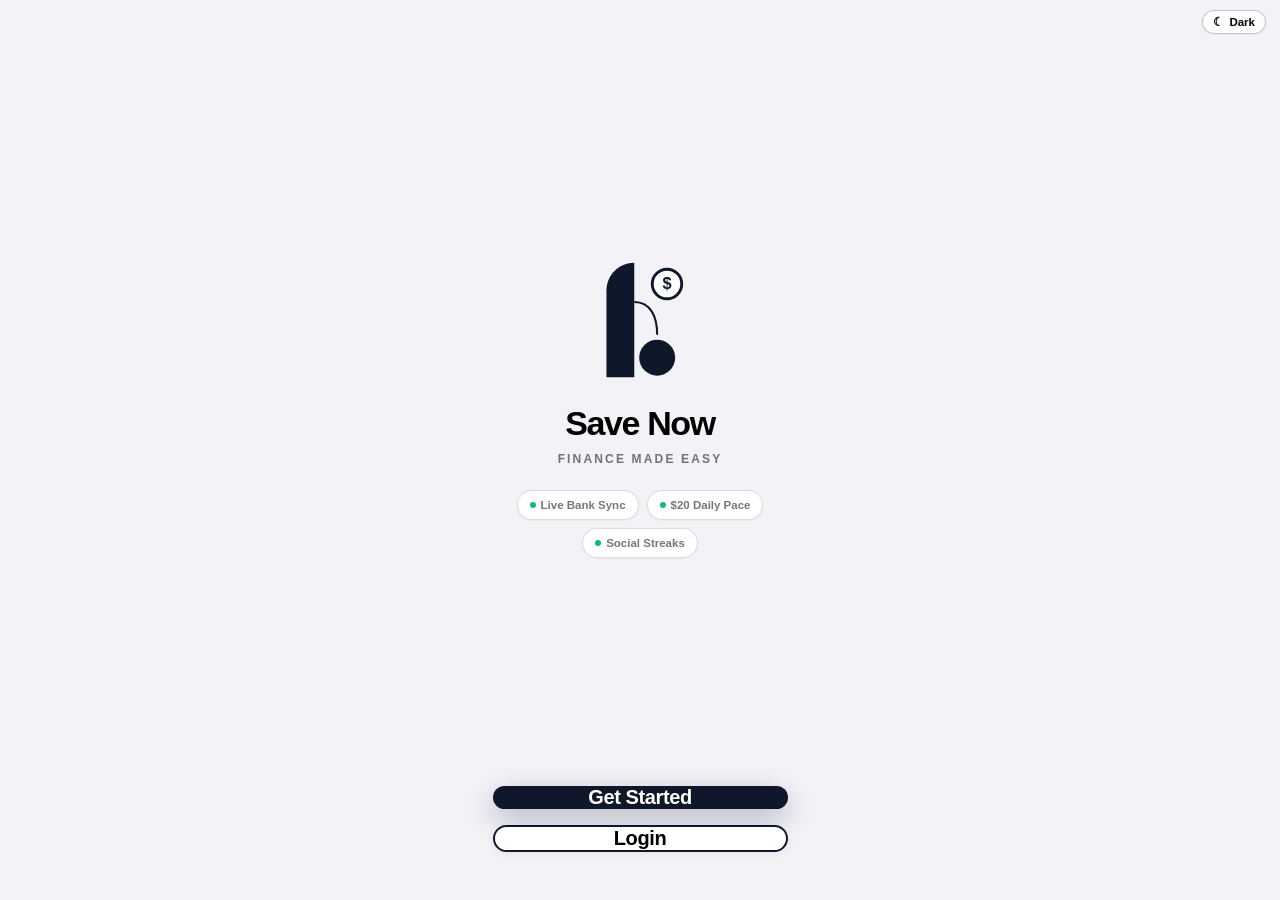
<file: index.html>
<!DOCTYPE html>
<html lang="en">
<head>
  <meta charset="UTF-8">
  <meta name="viewport" content="width=device-width, initial-scale=1.0, maximum-scale=1.0, user-scalable=no, viewport-fit=cover">
  <title>Savenow — Finance Made Easy</title>
  <link rel="manifest" href="manifest.json">
  <meta name="theme-color" content="#0F172A">
  <meta name="apple-mobile-web-app-capable" content="yes">
  <meta name="apple-mobile-web-app-status-bar-style" content="black-translucent">
  <meta name="apple-mobile-web-app-title" content="Savenow">
  
  <!-- Native iOS Typography (San Francisco / SF Pro system font stack) -->
  
  <!-- ==============================================================
       MAZE A/B TESTING & USABILITY TRACKING INTEGRATION
       Reads API key from localStorage or URL parameter (?mazeKey=...)
       ============================================================== -->
  <script>
    (function () {
      var params = new URLSearchParams(window.location.search);
      var urlKey = params.get('mazeKey');
      var storedKey = localStorage.getItem('savenow_maze_api_key');
      var mazeKey = urlKey || storedKey || 'YOUR_MAZE_API_KEY';

      // Save if provided via URL
      if (urlKey) {
        localStorage.setItem('savenow_maze_api_key', urlKey);
      }
      window.__MAZE_API_KEY__ = mazeKey;

      // Universal Maze Tracking Snippet
      (function (m, a, z, e) {
        var s, t, u, v;
        try { t = m.sessionStorage.getItem('maze-us'); } catch (err) {}
        if (!t) {
          t = new Date().getTime();
          try { m.sessionStorage.setItem('maze-us', t); } catch (err) {}
        }
        u = document.currentScript || (function () {
          var w = document.getElementsByTagName('script');
          return w[w.length - 1];
        })();
        v = u && u.nonce;
        s = a.createElement('script');
        s.src = z + '?apiKey=' + e;
        s.async = true;
        if (v) s.setAttribute('nonce', v);
        a.getElementsByTagName('head')[0].appendChild(s);
        m.mazeUniversalSnippetApiKey = e;
      })(window, document, 'https://snippet.maze.co/maze-universal-loader.js', mazeKey);
    })();
  </script>

  <!-- iOS HIG Design System Tokens & Base Component Styles -->
  <link rel="stylesheet" href="css/variables.css">
  <link rel="stylesheet" href="css/base.css">
  <link rel="stylesheet" href="css/components.css">

  <!-- Screen-specific modular CSS files -->
  <link rel="stylesheet" href="src/screens/onboarding/onboarding.css">
  <link rel="stylesheet" href="src/screens/setup-banks/setup-banks.css">
  <link rel="stylesheet" href="src/screens/setup-goal/setup-goal.css">
  <link rel="stylesheet" href="src/screens/setup-recurring/setup-recurring.css">
  <link rel="stylesheet" href="src/screens/setup-socials/setup-socials.css">
  <link rel="stylesheet" href="src/screens/home/home.css">
  <link rel="stylesheet" href="src/screens/insights/insights.css">
  <link rel="stylesheet" href="src/screens/social/social.css">
  <link rel="stylesheet" href="src/screens/settings/settings.css">
</head>
<body data-theme="light">

  <div id="app-viewport-wrapper">

    <!-- Mobile Edge-to-Edge Container -->
    <main class="mobile-app-root" id="mobile-app">



      <!-- Floating Theme Switcher -->
      <div class="app-micro-header">
        <button class="theme-micro-toggle" id="toggle-theme-btn" aria-label="Toggle theme">
          <span class="theme-icon">&#9790;</span>
          <span class="theme-label">Dark</span>
        </button>
      </div>

      <!-- Main Screens Viewport: Mounted dynamically by App.router -->
      <div class="screens-viewport" id="screens-viewport"></div>

      <!-- ==============================================================
           iOS TAB BAR (UITabBar with SF Symbols & Translucent Blur)
           ============================================================== -->
      <nav class="bottom-nav-bar" id="app-bottom-nav">
        <!-- 1. Home (house.fill) -->
        <button class="nav-tab-btn active" data-tab="home" data-goto="screen-home" id="tab-btn-home">
          <svg class="nav-tab-icon" viewBox="0 0 24 24" fill="currentColor">
            <path d="M12 2.1L1 12h3v9a1 1 0 0 0 1 1h5v-6h4v6h5a1 1 0 0 0 1-1v-9h3L12 2.1z"/>
          </svg>
          <span>Home</span>
        </button>

        <!-- 2. Insights (chart.pie.fill) -->
        <button class="nav-tab-btn" data-tab="insights" data-goto="screen-insights" id="tab-btn-insights">
          <svg class="nav-tab-icon" viewBox="0 0 24 24" fill="currentColor">
            <path d="M11 2v10h10A10 10 0 0 0 11 2zm2 10.5V22a10 10 0 0 0 8.5-8.5H13zM9.5 4A10 10 0 1 0 20 14.5H9.5V4z"/>
          </svg>
          <span>Insights</span>
        </button>

        <!-- 3. Add Button (Elevated Center Circle with SF Symbol plus) -->
        <button class="nav-tab-btn nav-center-add" id="nav-add-expense-btn" aria-label="Add transaction">
          <div class="nav-add-circle">
            <svg width="22" height="22" viewBox="0 0 24 24" fill="none" stroke="currentColor" stroke-width="3" stroke-linecap="round">
              <line x1="12" y1="5" x2="12" y2="19"/>
              <line x1="5" y1="12" x2="19" y2="12"/>
            </svg>
          </div>
          <span style="margin-top: 2px;">Add</span>
        </button>

        <!-- 4. Social (person.2.fill) -->
        <button class="nav-tab-btn" data-tab="social" data-goto="screen-social" id="tab-btn-social">
          <svg class="nav-tab-icon" viewBox="0 0 24 24" fill="currentColor">
            <path d="M9 11a4 4 0 1 0 0-8 4 4 0 0 0 0 8zm6.5 1a3.5 3.5 0 1 0 0-7 3.5 3.5 0 0 0 0 7zM9 13c-2.67 0-8 1.34-8 4v2a1 1 0 0 0 1 1h14a1 1 0 0 0 1-1v-2c0-2.66-5.33-4-8-4zm6.5 1c-.34 0-.74.03-1.16.08 1.02.77 1.66 1.83 1.66 2.92v2h4a1 1 0 0 0 1-1v-1c0-1.66-3.33-3-5.5-3z"/>
          </svg>
          <span>Social</span>
        </button>

        <!-- 5. Settings (gearshape.fill) -->
        <button class="nav-tab-btn" data-tab="settings" data-goto="screen-settings" id="tab-btn-settings">
          <svg class="nav-tab-icon" viewBox="0 0 24 24" fill="currentColor">
            <path d="M19.14 12.94c.04-.3.06-.61.06-.94 0-.32-.02-.64-.07-.94l2.03-1.58a.49.49 0 0 0 .12-.61l-1.92-3.32a.49.49 0 0 0-.59-.22l-2.39.96c-.5-.38-1.03-.7-1.62-.94l-.36-2.54A.48.48 0 0 0 14 2h-4a.48.48 0 0 0-.48.41l-.38 2.54c-.59.24-1.13.57-1.62.94l-2.39-.96a.49.49 0 0 0-.59.22L2.62 8.47a.49.49 0 0 0 .12.61l2.03 1.58c-.05.3-.07.63-.07.94s.02.64.07.94l-2.03 1.58a.49.49 0 0 0-.12.61l1.92 3.32c.12.22.37.29.59.22l2.39-.96c.5.38 1.03.7 1.62.94l.36 2.54c.05.24.24.41.48.41h4c.24 0 .44-.17.48-.41l.38-2.54c.59-.24 1.13-.56 1.62-.94l2.39.96c.22.08.47 0 .59-.22l1.92-3.32c.12-.22.07-.47-.12-.61l-2.01-1.58zM12 15.6c-1.98 0-3.6-1.62-3.6-3.6s1.62-3.6 3.6-3.6 3.6 1.62 3.6 3.6-1.62 3.6-3.6 3.6z"/>
          </svg>
          <span>Settings</span>
        </button>

        <!-- Centered iOS Home Indicator inside Tab Bar safe area -->
        <div class="ios-home-indicator-wrap">
          <div class="ios-home-indicator"></div>
        </div>
      </nav>

      <!-- MODAL 1: BANK AUTH SPLASH (DBS Splash) -->
      <div class="bank-auth-splash" id="bank-auth-splash">
        <div class="bank-auth-banner">
          <div class="bank-auth-black-side">
            <svg width="24" height="24" viewBox="0 0 24 24" fill="none">
              <path d="M12 0L15.5 8.5L24 12L15.5 15.5L12 24L8.5 15.5L0 12L8.5 8.5L12 0Z" fill="#E11D48"/>
            </svg>
            <span>DBS</span>
          </div>
          <div class="bank-auth-gray-side">
            <span>Live more,</span>
            <span>Bank less</span>
          </div>
        </div>
        <div class="auth-spinner"></div>
        <div class="auth-status-text" id="bank-auth-status-text">Connecting to DBS Bank...</div>
      </div>

      <!-- MODAL 2: CATEGORY PICKER SHEET (iOS Detent Sheet with SF Symbols) -->
      <div class="modal-overlay" id="category-modal">
        <div class="bottom-sheet">
          <div class="sheet-handle-bar"></div>
          <div class="sheet-title">Select Category</div>
          <div class="sheet-subtitle">Pick the category for this recurring charge</div>

          <div class="ios-inset-group" style="margin-top: 14px;">
            <div class="ios-list-row category-option-item" data-cat="MUSIC">
              <div class="ios-row-left">
                <div class="ios-icon-box purple">
                  <svg width="18" height="18" viewBox="0 0 24 24" fill="currentColor">
                    <path d="M12 3v10.55c-.59-.34-1.27-.55-2-.55-2.21 0-4 1.79-4 4s1.79 4 4 4 4-1.79 4-4V7h4V3h-6z"/>
                  </svg>
                </div>
                <div class="ios-row-title">MUSIC</div>
              </div>
              <svg class="ios-disclosure" viewBox="0 0 8 13" fill="none" stroke="currentColor">
                <path d="M1.5 1.5L6.5 6.5L1.5 11.5" stroke-linecap="round" stroke-linejoin="round"/>
              </svg>
            </div>

            <div class="ios-list-row category-option-item" data-cat="RENT">
              <div class="ios-row-left">
                <div class="ios-icon-box emerald">
                  <svg width="18" height="18" viewBox="0 0 24 24" fill="currentColor">
                    <path d="M12 2.1L1 12h3v9a1 1 0 0 0 1 1h5v-6h4v6h5a1 1 0 0 0 1-1v-9h3L12 2.1z"/>
                  </svg>
                </div>
                <div class="ios-row-title">RENT</div>
              </div>
              <svg class="ios-disclosure" viewBox="0 0 8 13" fill="none" stroke="currentColor">
                <path d="M1.5 1.5L6.5 6.5L1.5 11.5" stroke-linecap="round" stroke-linejoin="round"/>
              </svg>
            </div>

            <div class="ios-list-row category-option-item" data-cat="TV & STREAMING">
              <div class="ios-row-left">
                <div class="ios-icon-box orange">
                  <svg width="18" height="18" viewBox="0 0 24 24" fill="currentColor">
                    <path d="M21 3H3c-1.1 0-2 .9-2 2v12c0 1.1.9 2 2 2h5v2h8v-2h5c1.1 0 2-.9 2-2V5c0-1.1-.9-2-2-2zm0 14H3V5h18v12zM10 8l6 4-6 4V8z"/>
                  </svg>
                </div>
                <div class="ios-row-title">TV &amp; STREAMING</div>
              </div>
              <svg class="ios-disclosure" viewBox="0 0 8 13" fill="none" stroke="currentColor">
                <path d="M1.5 1.5L6.5 6.5L1.5 11.5" stroke-linecap="round" stroke-linejoin="round"/>
              </svg>
            </div>

            <div class="ios-list-row category-option-item" data-cat="SUBSCRIPTIONS">
              <div class="ios-row-left">
                <div class="ios-icon-box blue">
                  <svg width="18" height="18" viewBox="0 0 24 24" fill="none" stroke="currentColor" stroke-width="2.5">
                    <path d="M21.5 2v6h-6M21.34 15.57a10 10 0 1 1-.57-8.38l5.67-5.67"/>
                  </svg>
                </div>
                <div class="ios-row-title">SUBSCRIPTIONS</div>
              </div>
              <svg class="ios-disclosure" viewBox="0 0 8 13" fill="none" stroke="currentColor">
                <path d="M1.5 1.5L6.5 6.5L1.5 11.5" stroke-linecap="round" stroke-linejoin="round"/>
              </svg>
            </div>

            <div class="ios-list-row category-option-item" data-cat="UTILITIES">
              <div class="ios-row-left">
                <div class="ios-icon-box orange">
                  <svg width="18" height="18" viewBox="0 0 24 24" fill="currentColor">
                    <path d="M11 21h-1l1-7H7.5c-.58 0-.57-.32-.38-.66.19-.34.05-.08.08-.14L13 3h1l-1 7h3.5c.49 0 .56.33.47.51l-.07.15L11 21z"/>
                  </svg>
                </div>
                <div class="ios-row-title">UTILITIES</div>
              </div>
              <svg class="ios-disclosure" viewBox="0 0 8 13" fill="none" stroke="currentColor">
                <path d="M1.5 1.5L6.5 6.5L1.5 11.5" stroke-linecap="round" stroke-linejoin="round"/>
              </svg>
            </div>

            <div class="ios-list-row category-option-item" data-cat="GYM">
              <div class="ios-row-left">
                <div class="ios-icon-box emerald">
                  <svg width="18" height="18" viewBox="0 0 24 24" fill="currentColor">
                    <path d="M20.57 14.86L22 13.43 20.57 12 17 15.57 8.43 7 12 3.43 10.57 2 9.14 3.43 7.71 2 5.57 4.14 4.14 2.71 2.71 4.14l1.43 1.43L2 7.71l1.43 1.43L2 10.57 3.43 12 7 8.43 15.57 17 12 20.57 13.43 22l1.43-1.43 1.43 1.43 2.14-2.14 1.43 1.43 1.43-1.43-1.43-1.43 1.43-1.43z"/>
                  </svg>
                </div>
                <div class="ios-row-title">GYM</div>
              </div>
              <svg class="ios-disclosure" viewBox="0 0 8 13" fill="none" stroke="currentColor">
                <path d="M1.5 1.5L6.5 6.5L1.5 11.5" stroke-linecap="round" stroke-linejoin="round"/>
              </svg>
            </div>
          </div>
        </div>
      </div>

      <!-- MODAL 3: QUICK ADD TRANSACTION (iOS Detent Sheet) -->
      <div class="modal-overlay" id="add-expense-modal">
        <div class="bottom-sheet">
          <div class="sheet-handle-bar"></div>
          <div class="sheet-title">Add Transaction</div>
          <div class="sheet-subtitle">Log spending against your $20 daily limit</div>

          <div class="input-outline-box" style="margin-top: 12px;">
            <span class="input-outline-label">PURCHASE DESCRIPTION</span>
            <input type="text" class="input-outline-field" id="quick-exp-title" placeholder="e.g. Iced Latte, Lunch Bowl">
          </div>

          <div class="input-outline-box">
            <span class="input-outline-label">AMOUNT ($)</span>
            <input type="number" step="0.10" class="input-outline-field" id="quick-exp-amt" placeholder="4.50">
          </div>

          <div class="input-outline-box">
            <span class="input-outline-label">CATEGORY</span>
            <select class="input-outline-field" id="quick-exp-cat" style="background: transparent; border: none; outline: none; width: 100%;">
              <option value="food">Food &amp; Dining (34%)</option>
              <option value="transport">Transport (22%)</option>
              <option value="shopping">Shopping (20%)</option>
              <option value="bills">Bills &amp; Subscriptions (14%)</option>
              <option value="other">Other (10%)</option>
            </select>
          </div>

          <button class="btn btn-primary" id="confirm-add-expense-btn" style="width: 100%; height: 50px; margin-top: 10px; font-size: 17px;">Record Expense</button>
        </div>
      </div>

      <!-- iOS Dynamic Notification / Island Notice -->
      <div class="toast-notice" id="app-toast"></div>

    </main><!-- /.mobile-app-root -->

  </div><!-- /#app-viewport-wrapper -->

  <!-- Core Architecture (State, Router, Maze A/B Testing) -->
  <script src="src/core/state.js"></script>
  <script src="src/core/router.js"></script>
  <script src="src/core/maze.js"></script>

  <!-- Modular Screens (Independently editable by teammates) -->
  <script src="src/screens/onboarding/onboarding.js"></script>
  <script src="src/screens/setup-banks/setup-banks.js"></script>
  <script src="src/screens/setup-goal/setup-goal.js"></script>
  <script src="src/screens/setup-recurring/setup-recurring.js"></script>
  <script src="src/screens/setup-socials/setup-socials.js"></script>
  <script src="src/screens/home/home.js"></script>
  <script src="src/screens/insights/insights.js"></script>
  <script src="src/screens/social/social.js"></script>
  <script src="src/screens/settings/settings.js"></script>

  <!-- App Bootstrap -->
  <script src="src/main.js"></script>
</body>
</html>
</file>
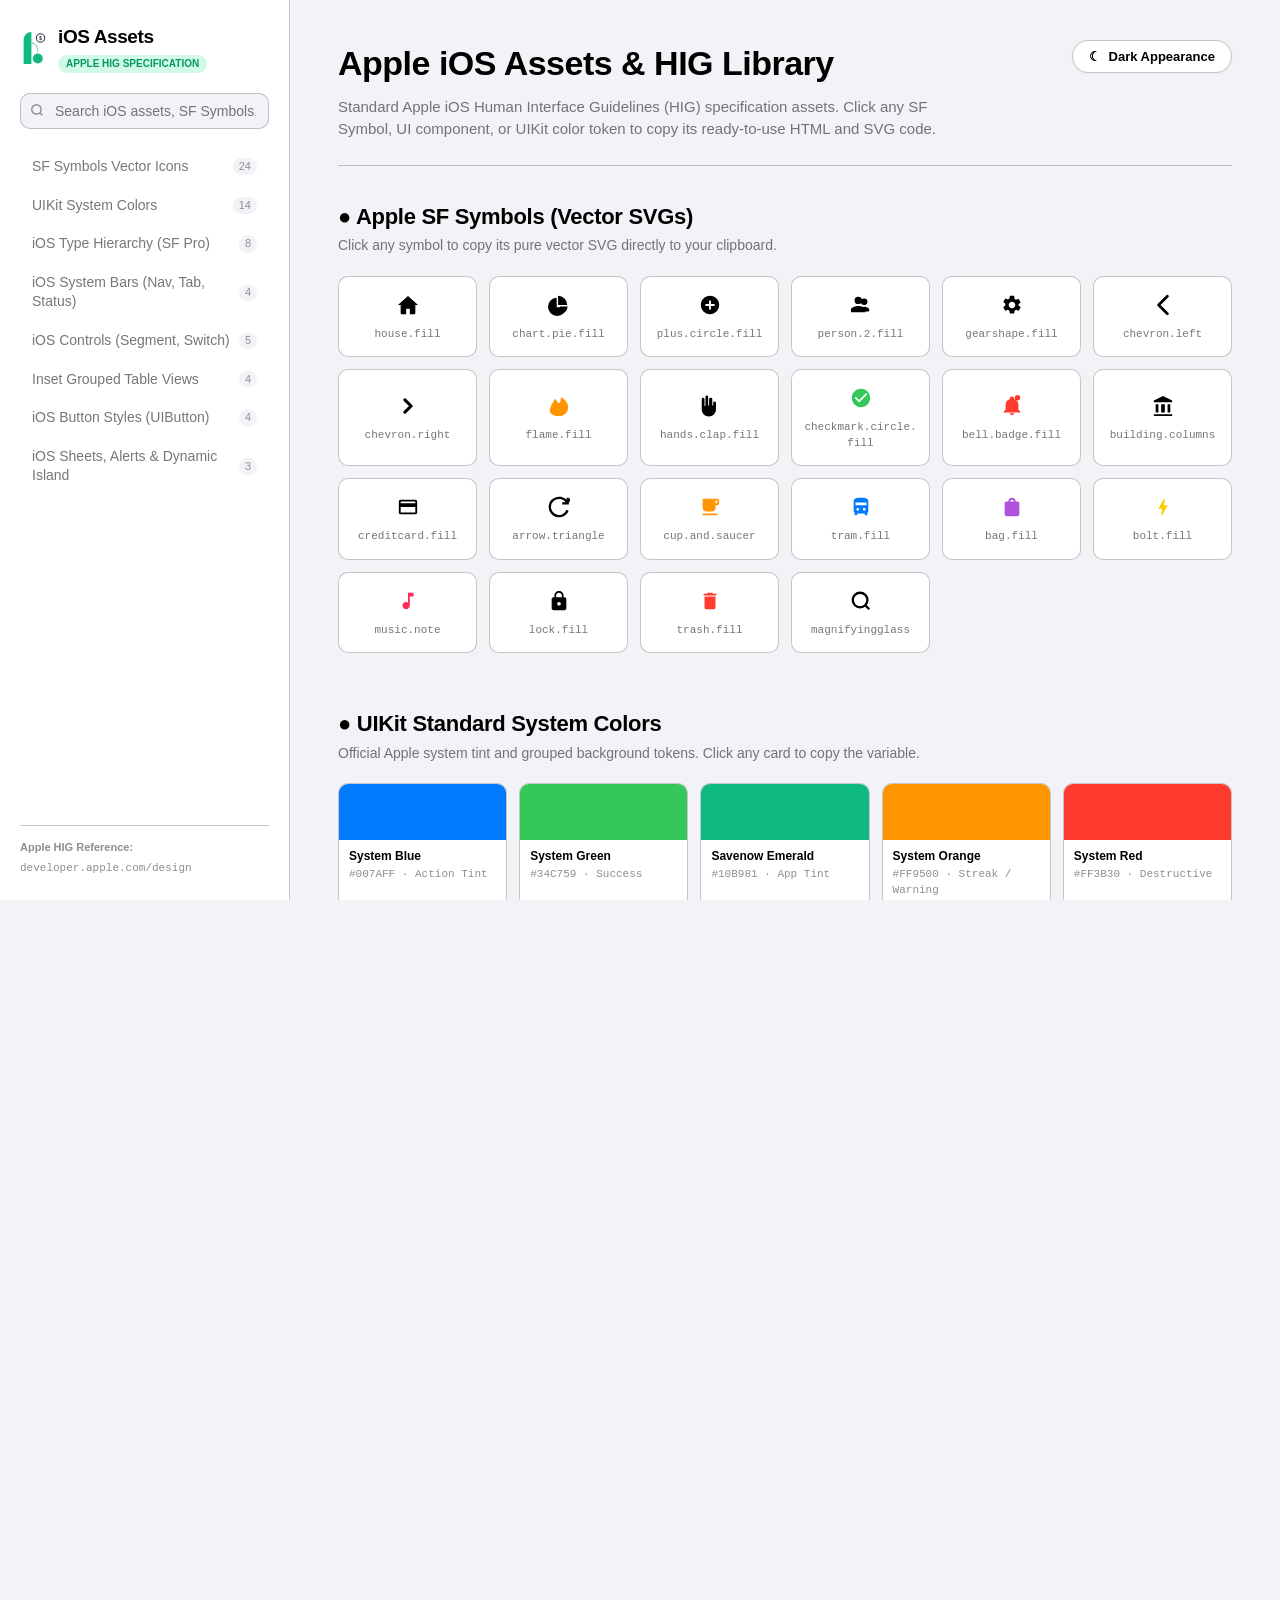
<file: asset.html>
<!DOCTYPE html>
<html lang="en">
<head>
  <meta charset="UTF-8">
  <meta name="viewport" content="width=device-width, initial-scale=1.0">
  <title>Savenow — Apple iOS HIG Asset &amp; Component Library</title>
  
  <!-- Native iOS Typography (San Francisco / SF Pro system font stack) -->
  
  <!-- Core iOS HIG Design Tokens & Component Styles -->
  <link rel="stylesheet" href="css/variables.css">
  <link rel="stylesheet" href="css/base.css">
  <link rel="stylesheet" href="css/components.css">

  <style>
    /* Dedicated Showcase Styles for iOS HIG Library */
    body {
      background: var(--ios-grouped-bg);
      color: var(--sn-text-primary);
      font-family: var(--font-sans);
      margin: 0;
      padding: 0;
      line-height: 1.4;
      -webkit-font-smoothing: antialiased;
    }

    .doc-layout {
      display: flex;
      min-height: 100vh;
    }

    /* Sidebar Navigation */
    .doc-sidebar {
      width: 290px;
      background: var(--ios-secondary-grouped-bg);
      border-right: 0.5px solid var(--ios-separator);
      position: sticky;
      top: 0;
      height: 100vh;
      overflow-y: auto;
      padding: 24px 20px;
      flex-shrink: 0;
      display: flex;
      flex-direction: column;
      gap: 20px;
      box-sizing: border-box;
    }

    .doc-brand {
      display: flex;
      align-items: center;
      gap: 12px;
    }

    .doc-brand-title {
      font-size: 19px;
      font-weight: 800;
      letter-spacing: -0.4px;
      margin: 0;
    }

    .doc-brand-badge {
      display: inline-block;
      font-size: 10px;
      font-weight: 700;
      text-transform: uppercase;
      background: var(--sn-emerald-100);
      color: var(--sn-emerald-600);
      padding: 2px 8px;
      border-radius: var(--ios-radius-capsule);
      margin-top: 3px;
    }

    .doc-search-box {
      position: relative;
    }

    .doc-search-input {
      width: 100%;
      box-sizing: border-box;
      padding: 9px 12px 9px 34px;
      border: 0.5px solid var(--ios-separator);
      border-radius: 10px;
      font-family: var(--font-sans);
      font-size: 14px;
      background: var(--ios-tertiary-grouped-bg);
      color: var(--sn-text-primary);
      outline: none;
      transition: border-color 0.18s ease;
    }

    .doc-search-input:focus {
      border-color: var(--sn-emerald-500);
    }

    .doc-search-icon {
      position: absolute;
      left: 10px;
      top: 10px;
      color: var(--ios-gray-1);
    }

    .doc-nav-list {
      list-style: none;
      padding: 0;
      margin: 0;
      display: flex;
      flex-direction: column;
      gap: 3px;
    }

    .doc-nav-item a {
      display: flex;
      align-items: center;
      justify-content: space-between;
      padding: 8px 12px;
      font-size: 14px;
      font-weight: 500;
      color: var(--sn-text-secondary);
      text-decoration: none;
      border-radius: 8px;
      transition: all 0.15s ease;
    }

    .doc-nav-item a:hover,
    .doc-nav-item a.active {
      color: var(--sn-text-primary);
      background: var(--ios-fill);
      font-weight: 600;
    }

    .doc-nav-counter {
      font-size: 11px;
      color: var(--ios-gray-1);
      background: var(--ios-tertiary-grouped-bg);
      padding: 1px 6px;
      border-radius: var(--ios-radius-capsule);
    }

    /* Main Content Area */
    .doc-main {
      flex: 1;
      padding: 40px 48px 100px;
      max-width: 1120px;
      box-sizing: border-box;
    }

    .doc-header-row {
      display: flex;
      justify-content: space-between;
      align-items: flex-start;
      border-bottom: 0.5px solid var(--ios-separator);
      padding-bottom: 24px;
      margin-bottom: 36px;
    }

    .doc-page-title {
      font-size: 34px;
      font-weight: 800;
      letter-spacing: -0.5px;
      margin: 0 0 8px;
    }

    .doc-page-desc {
      font-size: 15px;
      color: var(--sn-text-secondary);
      margin: 0;
      max-width: 640px;
      line-height: 1.5;
    }

    .doc-theme-btn {
      padding: 8px 16px;
      background: var(--ios-secondary-grouped-bg);
      border: 0.5px solid var(--ios-separator);
      border-radius: var(--ios-radius-capsule);
      font-size: 13px;
      font-weight: 600;
      cursor: pointer;
      color: var(--sn-text-primary);
      display: flex;
      align-items: center;
      gap: 8px;
      box-shadow: var(--shadow-sm);
    }

    /* Section & Component Blocks */
    .doc-section {
      margin-bottom: 56px;
      scroll-margin-top: 32px;
    }

    .doc-section-header {
      margin-bottom: 20px;
    }

    .doc-section-title {
      font-size: 22px;
      font-weight: 700;
      letter-spacing: -0.3px;
      margin: 0 0 4px;
      display: flex;
      align-items: center;
      gap: 8px;
    }

    .doc-section-desc {
      font-size: 14px;
      color: var(--sn-text-secondary);
      margin: 0;
    }

    /* Grid & Cards */
    .doc-grid {
      display: grid;
      grid-template-columns: repeat(auto-fill, minmax(340px, 1fr));
      gap: 20px;
    }

    .doc-card {
      background: var(--ios-secondary-grouped-bg);
      border: 0.5px solid var(--ios-separator);
      border-radius: var(--ios-radius-card);
      overflow: hidden;
      box-shadow: var(--shadow-sm);
      display: flex;
      flex-direction: column;
    }

    .doc-card-header {
      padding: 12px 16px;
      border-bottom: 0.5px solid var(--ios-separator);
      display: flex;
      justify-content: space-between;
      align-items: center;
      background: var(--ios-tertiary-grouped-bg);
    }

    .doc-card-title {
      font-size: 14px;
      font-weight: 600;
      letter-spacing: -0.2px;
      margin: 0;
    }

    .doc-card-tag {
      font-size: 11px;
      font-family: var(--font-mono);
      background: var(--ios-fill);
      color: var(--sn-text-secondary);
      padding: 2px 8px;
      border-radius: 5px;
    }

    .doc-preview-area {
      padding: 24px 20px;
      display: flex;
      flex-direction: column;
      align-items: center;
      justify-content: center;
      background: var(--ios-secondary-grouped-bg);
      flex: 1;
      min-height: 110px;
      position: relative;
    }

    .doc-preview-area.phone-frame {
      max-width: 375px;
      margin: 0 auto;
      width: 100%;
      border-radius: 14px;
      border: 0.5px dashed var(--ios-separator);
      padding: 16px;
      background: var(--ios-grouped-bg);
      box-sizing: border-box;
    }

    .doc-code-footer {
      border-top: 0.5px solid var(--ios-separator);
      padding: 8px 16px;
      background: var(--ios-tertiary-grouped-bg);
      display: flex;
      justify-content: flex-end;
      align-items: center;
    }

    .btn-copy-code {
      background: transparent;
      border: 0.5px solid var(--ios-separator);
      color: var(--sn-text-secondary);
      font-family: var(--font-sans);
      font-size: 12px;
      font-weight: 600;
      padding: 4px 10px;
      border-radius: 6px;
      cursor: pointer;
      display: flex;
      align-items: center;
      gap: 6px;
      transition: all 0.15s ease;
    }

    .btn-copy-code:hover {
      background: var(--sn-obsidian-900);
      color: #FFFFFF;
      border-color: var(--sn-obsidian-900);
    }

    /* SF Symbols Grid */
    .symbols-grid {
      display: grid;
      grid-template-columns: repeat(auto-fill, minmax(130px, 1fr));
      gap: 12px;
    }

    .symbol-card {
      background: var(--ios-secondary-grouped-bg);
      border: 0.5px solid var(--ios-separator);
      border-radius: 10px;
      padding: 14px 10px;
      display: flex;
      flex-direction: column;
      align-items: center;
      justify-content: center;
      gap: 8px;
      cursor: pointer;
      transition: all 0.15s ease;
    }

    .symbol-card:hover {
      transform: translateY(-2px);
      box-shadow: var(--shadow-md);
      border-color: var(--sn-emerald-500);
    }

    .symbol-icon-wrap {
      width: 28px;
      height: 28px;
      display: flex;
      align-items: center;
      justify-content: center;
      color: var(--sn-text-primary);
    }

    .symbol-name {
      font-size: 11px;
      font-family: var(--font-mono);
      color: var(--sn-text-secondary);
      text-align: center;
      word-break: break-all;
    }

    /* Color Swatches Grid */
    .color-swatches-grid {
      display: grid;
      grid-template-columns: repeat(auto-fill, minmax(150px, 1fr));
      gap: 12px;
    }

    .color-swatch-card {
      background: var(--ios-secondary-grouped-bg);
      border: 0.5px solid var(--ios-separator);
      border-radius: 10px;
      overflow: hidden;
      cursor: pointer;
      transition: transform 0.15s ease;
    }

    .color-swatch-card:hover {
      transform: translateY(-2px);
      box-shadow: var(--shadow-md);
    }

    .color-swatch-preview {
      height: 56px;
      width: 100%;
    }

    .color-swatch-meta {
      padding: 8px 10px;
    }

    .color-swatch-name {
      font-size: 12px;
      font-weight: 600;
      margin-bottom: 2px;
    }

    .color-swatch-hex {
      font-size: 11px;
      font-family: var(--font-mono);
      color: var(--ios-gray-1);
    }

    /* Toast Notification for asset.html */
    .doc-toast {
      position: fixed;
      bottom: 24px;
      right: 24px;
      background: rgba(15, 23, 42, 0.94);
      backdrop-filter: var(--ios-blur-material);
      -webkit-backdrop-filter: var(--ios-blur-material);
      color: #FFFFFF;
      padding: 10px 18px;
      border-radius: var(--ios-radius-capsule);
      font-size: 13px;
      font-weight: 600;
      box-shadow: var(--shadow-lg);
      transform: translateY(100px);
      opacity: 0;
      transition: all 0.25s cubic-bezier(0.16, 1, 0.3, 1);
      z-index: 9999;
      display: flex;
      align-items: center;
      gap: 8px;
    }

    .doc-toast.show {
      transform: translateY(0);
      opacity: 1;
    }
  </style>
</head>
<body data-theme="light">

  <div class="doc-layout">
    
    <!-- Sidebar Navigation -->
    <aside class="doc-sidebar">
      <div>
        <div class="doc-brand">
          <svg width="26" height="32" viewBox="0 0 110 140" fill="none">
            <path d="M14 140V34C14 15.2 29.2 0 48 0H48V140H14Z" fill="var(--sn-emerald-500)"/>
            <path d="M48 48C68 48 76 66 76 88" stroke="var(--sn-emerald-500)" stroke-width="3" fill="none"/>
            <circle cx="76" cy="116" r="22" fill="var(--sn-emerald-500)"/>
            <circle cx="88" cy="26" r="18" stroke="var(--sn-obsidian-900)" stroke-width="4" fill="var(--ios-secondary-grouped-bg)"/>
            <text x="88" y="33" font-family="-apple-system, BlinkMacSystemFont, 'SF Pro Display', 'SF Pro', sans-serif" font-size="20" font-weight="900" text-anchor="middle" fill="var(--sn-obsidian-900)">$</text>
          </svg>
          <div>
            <h1 class="doc-brand-title">iOS Assets</h1>
            <span class="doc-brand-badge">Apple HIG Specification</span>
          </div>
        </div>
      </div>

      <!-- Quick Search Bar -->
      <div class="doc-search-box">
        <svg class="doc-search-icon" width="14" height="14" viewBox="0 0 24 24" fill="none" stroke="currentColor" stroke-width="2.5">
          <circle cx="11" cy="11" r="8"></circle>
          <line x1="21" y1="21" x2="16.65" y2="16.65"></line>
        </svg>
        <input type="text" class="doc-search-input" id="doc-search-input" placeholder="Search iOS assets, SF Symbols...">
      </div>

      <!-- Nav Links -->
      <nav>
        <ul class="doc-nav-list">
          <li class="doc-nav-item"><a href="#symbols"><span>SF Symbols Vector Icons</span><span class="doc-nav-counter">24</span></a></li>
          <li class="doc-nav-item"><a href="#system-colors"><span>UIKit System Colors</span><span class="doc-nav-counter">14</span></a></li>
          <li class="doc-nav-item"><a href="#typography"><span>iOS Type Hierarchy (SF Pro)</span><span class="doc-nav-counter">8</span></a></li>
          <li class="doc-nav-item"><a href="#bars"><span>iOS System Bars (Nav, Tab, Status)</span><span class="doc-nav-counter">4</span></a></li>
          <li class="doc-nav-item"><a href="#controls"><span>iOS Controls (Segment, Switch)</span><span class="doc-nav-counter">5</span></a></li>
          <li class="doc-nav-item"><a href="#tables"><span>Inset Grouped Table Views</span><span class="doc-nav-counter">4</span></a></li>
          <li class="doc-nav-item"><a href="#buttons"><span>iOS Button Styles (UIButton)</span><span class="doc-nav-counter">4</span></a></li>
          <li class="doc-nav-item"><a href="#sheets"><span>iOS Sheets, Alerts &amp; Dynamic Island</span><span class="doc-nav-counter">3</span></a></li>
        </ul>
      </nav>

      <div style="margin-top: auto; padding-top: 14px; border-top: 0.5px solid var(--ios-separator); font-size: 11px; color: var(--ios-gray-1);">
        <p style="margin: 0 0 4px;"><strong>Apple HIG Reference:</strong></p>
        <code>developer.apple.com/design</code>
      </div>
    </aside>

    <!-- Main Content -->
    <main class="doc-main">

      <header class="doc-header-row">
        <div>
          <h1 class="doc-page-title">Apple iOS Assets &amp; HIG Library</h1>
          <p class="doc-page-desc">
            Standard Apple iOS Human Interface Guidelines (HIG) specification assets. Click any SF Symbol, UI component, or UIKit color token to copy its ready-to-use HTML and SVG code.
          </p>
        </div>
        <button class="doc-theme-btn" id="doc-theme-toggle">
          <span id="theme-btn-icon">&#9790;</span>
          <span id="theme-btn-label">Dark Appearance</span>
        </button>
      </header>


      <!-- ==============================================================
           1. SF SYMBOLS VECTOR ICON LIBRARY (PURE SVG)
           ============================================================== -->
      <section class="doc-section" id="symbols">
        <div class="doc-section-header">
          <h2 class="doc-section-title">&#9679; Apple SF Symbols (Vector SVGs)</h2>
          <p class="doc-section-desc">Click any symbol to copy its pure vector SVG directly to your clipboard.</p>
        </div>

        <div class="symbols-grid">
          <!-- house.fill -->
          <div class="symbol-card" onclick="copySnippet(this.querySelector('.symbol-icon-wrap').innerHTML, 'house.fill SVG')">
            <div class="symbol-icon-wrap">
              <svg width="22" height="22" viewBox="0 0 24 24" fill="currentColor"><path d="M12 2.1L1 12h3v9a1 1 0 0 0 1 1h5v-6h4v6h5a1 1 0 0 0 1-1v-9h3L12 2.1z"/></svg>
            </div>
            <span class="symbol-name">house.fill</span>
          </div>

          <!-- chart.pie.fill -->
          <div class="symbol-card" onclick="copySnippet(this.querySelector('.symbol-icon-wrap').innerHTML, 'chart.pie.fill SVG')">
            <div class="symbol-icon-wrap">
              <svg width="22" height="22" viewBox="0 0 24 24" fill="currentColor"><path d="M11 2v10h10A10 10 0 0 0 11 2zm2 10.5V22a10 10 0 0 0 8.5-8.5H13zM9.5 4A10 10 0 1 0 20 14.5H9.5V4z"/></svg>
            </div>
            <span class="symbol-name">chart.pie.fill</span>
          </div>

          <!-- plus.circle.fill -->
          <div class="symbol-card" onclick="copySnippet(this.querySelector('.symbol-icon-wrap').innerHTML, 'plus.circle.fill SVG')">
            <div class="symbol-icon-wrap">
              <svg width="22" height="22" viewBox="0 0 24 24" fill="currentColor"><path d="M12 2C6.48 2 2 6.48 2 12s4.48 10 10 10 10-4.48 10-10S17.52 2 12 2zm5 11h-4v4h-2v-4H7v-2h4V7h2v4h4v2z"/></svg>
            </div>
            <span class="symbol-name">plus.circle.fill</span>
          </div>

          <!-- person.2.fill -->
          <div class="symbol-card" onclick="copySnippet(this.querySelector('.symbol-icon-wrap').innerHTML, 'person.2.fill SVG')">
            <div class="symbol-icon-wrap">
              <svg width="22" height="22" viewBox="0 0 24 24" fill="currentColor"><path d="M9 11a4 4 0 1 0 0-8 4 4 0 0 0 0 8zm6.5 1a3.5 3.5 0 1 0 0-7 3.5 3.5 0 0 0 0 7zM9 13c-2.67 0-8 1.34-8 4v2a1 1 0 0 0 1 1h14a1 1 0 0 0 1-1v-2c0-2.66-5.33-4-8-4zm6.5 1c-.34 0-.74.03-1.16.08 1.02.77 1.66 1.83 1.66 2.92v2h4a1 1 0 0 0 1-1v-1c0-1.66-3.33-3-5.5-3z"/></svg>
            </div>
            <span class="symbol-name">person.2.fill</span>
          </div>

          <!-- gearshape.fill -->
          <div class="symbol-card" onclick="copySnippet(this.querySelector('.symbol-icon-wrap').innerHTML, 'gearshape.fill SVG')">
            <div class="symbol-icon-wrap">
              <svg width="22" height="22" viewBox="0 0 24 24" fill="currentColor"><path d="M19.14 12.94c.04-.3.06-.61.06-.94 0-.32-.02-.64-.07-.94l2.03-1.58a.49.49 0 0 0 .12-.61l-1.92-3.32a.49.49 0 0 0-.59-.22l-2.39.96c-.5-.38-1.03-.7-1.62-.94l-.36-2.54A.48.48 0 0 0 14 2h-4a.48.48 0 0 0-.48.41l-.38 2.54c-.59.24-1.13.57-1.62.94l-2.39-.96a.49.49 0 0 0-.59.22L2.62 8.47a.49.49 0 0 0 .12.61l2.03 1.58c-.05.3-.07.63-.07.94s.02.64.07.94l-2.03 1.58a.49.49 0 0 0-.12.61l1.92 3.32c.12.22.37.29.59.22l2.39-.96c.5.38 1.03.7 1.62.94l.36 2.54c.05.24.24.41.48.41h4c.24 0 .44-.17.48-.41l.38-2.54c.59-.24 1.13-.56 1.62-.94l2.39.96c.22.08.47 0 .59-.22l1.92-3.32c.12-.22.07-.47-.12-.61l-2.01-1.58zM12 15.6c-1.98 0-3.6-1.62-3.6-3.6s1.62-3.6 3.6-3.6 3.6 1.62 3.6 3.6-1.62 3.6-3.6 3.6z"/></svg>
            </div>
            <span class="symbol-name">gearshape.fill</span>
          </div>

          <!-- chevron.left -->
          <div class="symbol-card" onclick="copySnippet(this.querySelector('.symbol-icon-wrap').innerHTML, 'chevron.left SVG')">
            <div class="symbol-icon-wrap">
              <svg width="14" height="22" viewBox="0 0 12 20" fill="none" stroke="currentColor" stroke-width="2.5" stroke-linecap="round" stroke-linejoin="round"><path d="M10 2L2 10L10 18"/></svg>
            </div>
            <span class="symbol-name">chevron.left</span>
          </div>

          <!-- chevron.right -->
          <div class="symbol-card" onclick="copySnippet(this.querySelector('.symbol-icon-wrap').innerHTML, 'chevron.right SVG')">
            <div class="symbol-icon-wrap">
              <svg width="10" height="16" viewBox="0 0 8 13" fill="none" stroke="currentColor" stroke-width="2.5" stroke-linecap="round" stroke-linejoin="round"><path d="M1.5 1.5L6.5 6.5L1.5 11.5"/></svg>
            </div>
            <span class="symbol-name">chevron.right</span>
          </div>

          <!-- flame.fill -->
          <div class="symbol-card" onclick="copySnippet(this.querySelector('.symbol-icon-wrap').innerHTML, 'flame.fill SVG')">
            <div class="symbol-icon-wrap" style="color: var(--ios-system-orange);">
              <svg width="22" height="22" viewBox="0 0 24 24" fill="currentColor"><path d="M12 23c6.075 0 10-4.043 10-9.61 0-4.66-3.08-8.23-6.62-10.42a1 1 0 0 0-1.48.97c.21 2.45-.63 4.2-2.12 5.37C10.74 8.13 9.4 6.7 8.7 5.03a1 1 0 0 0-1.8.18C5.23 9.24 2 13.06 2 16.39 2 20.95 5.925 23 12 23z"/></svg>
            </div>
            <span class="symbol-name">flame.fill</span>
          </div>

          <!-- hands.clap.fill -->
          <div class="symbol-card" onclick="copySnippet(this.querySelector('.symbol-icon-wrap').innerHTML, 'hands.clap.fill SVG')">
            <div class="symbol-icon-wrap">
              <svg width="22" height="22" viewBox="0 0 24 24" fill="currentColor"><path d="M12.5 3c-.83 0-1.5.67-1.5 1.5v7h-1V2c0-.83-.67-1.5-1.5-1.5S7 1.17 7 2v10H6V4.5C6 3.67 5.33 3 4.5 3S3 3.67 3 4.5v11.41C3 19.98 6.47 23.5 10.75 23.5S18.5 19.98 18.5 15.91V8.5c0-.83-.67-1.5-1.5-1.5s-1.5.67-1.5 1.5V11.5h-1V4.5c0-.83-.67-1.5-1.5-1.5z"/></svg>
            </div>
            <span class="symbol-name">hands.clap.fill</span>
          </div>

          <!-- checkmark.circle.fill -->
          <div class="symbol-card" onclick="copySnippet(this.querySelector('.symbol-icon-wrap').innerHTML, 'checkmark.circle.fill SVG')">
            <div class="symbol-icon-wrap" style="color: var(--ios-system-green);">
              <svg width="22" height="22" viewBox="0 0 24 24" fill="currentColor"><path d="M12 2C6.48 2 2 6.48 2 12s4.48 10 10 10 10-4.48 10-10S17.52 2 12 2zm-2 15l-5-5 1.41-1.41L10 14.17l7.59-7.59L19 8l-9 9z"/></svg>
            </div>
            <span class="symbol-name">checkmark.circle.fill</span>
          </div>

          <!-- bell.badge.fill -->
          <div class="symbol-card" onclick="copySnippet(this.querySelector('.symbol-icon-wrap').innerHTML, 'bell.badge.fill SVG')">
            <div class="symbol-icon-wrap" style="color: var(--ios-system-red);">
              <svg width="22" height="22" viewBox="0 0 24 24" fill="currentColor"><path d="M12 22a2.98 2.98 0 0 0 2.82-2H9.18A2.98 2.98 0 0 0 12 22zm7-6v-5c0-3.07-1.64-5.64-4.5-6.32V4a2.5 2.5 0 0 0-5 0v.68C6.63 5.36 5 7.92 5 11v5l-2 2v1h18v-1l-2-2zM18 6a3 3 0 1 1 0-6 3 3 0 0 1 0 6z"/></svg>
            </div>
            <span class="symbol-name">bell.badge.fill</span>
          </div>

          <!-- building.columns.fill -->
          <div class="symbol-card" onclick="copySnippet(this.querySelector('.symbol-icon-wrap').innerHTML, 'building.columns.fill SVG')">
            <div class="symbol-icon-wrap">
              <svg width="22" height="22" viewBox="0 0 24 24" fill="currentColor"><path d="M12 1L2 6v2h20V6L12 1zM4 10v9h3v-9H4zm6 0v9h4v-9h-4zm7 0v9h3v-9h-3zM2 21v2h20v-2H2z"/></svg>
            </div>
            <span class="symbol-name">building.columns</span>
          </div>

          <!-- creditcard.fill -->
          <div class="symbol-card" onclick="copySnippet(this.querySelector('.symbol-icon-wrap').innerHTML, 'creditcard.fill SVG')">
            <div class="symbol-icon-wrap">
              <svg width="22" height="22" viewBox="0 0 24 24" fill="currentColor"><path d="M20 4H4c-1.11 0-2 .89-2 2v12c0 1.11.89 2 2 2h16c1.11 0 2-.89 2-2V6c0-1.11-.89-2-2-2zm0 14H4v-6h16v6zm0-10H4V6h16v2z"/></svg>
            </div>
            <span class="symbol-name">creditcard.fill</span>
          </div>

          <!-- arrow.triangle.2.circlepath -->
          <div class="symbol-card" onclick="copySnippet(this.querySelector('.symbol-icon-wrap').innerHTML, 'arrow.triangle.2.circlepath SVG')">
            <div class="symbol-icon-wrap">
              <svg width="22" height="22" viewBox="0 0 24 24" fill="none" stroke="currentColor" stroke-width="2.5"><path d="M21.5 2v6h-6M21.34 15.57a10 10 0 1 1-.57-8.38l5.67-5.67"/></svg>
            </div>
            <span class="symbol-name">arrow.triangle</span>
          </div>

          <!-- cup.and.saucer.fill -->
          <div class="symbol-card" onclick="copySnippet(this.querySelector('.symbol-icon-wrap').innerHTML, 'cup.and.saucer.fill SVG')">
            <div class="symbol-icon-wrap" style="color: var(--ios-system-orange);">
              <svg width="22" height="22" viewBox="0 0 24 24" fill="currentColor"><path d="M4 19h16v2H4zM20 3H4v10c0 2.21 1.79 4 4 4h6c2.21 0 4-1.79 4-4v-3h2c1.1 0 2-.9 2-2V5c0-1.1-.9-2-2-2zm0 5h-2V5h2v3z"/></svg>
            </div>
            <span class="symbol-name">cup.and.saucer</span>
          </div>

          <!-- tram.fill -->
          <div class="symbol-card" onclick="copySnippet(this.querySelector('.symbol-icon-wrap').innerHTML, 'tram.fill SVG')">
            <div class="symbol-icon-wrap" style="color: var(--ios-system-blue);">
              <svg width="22" height="22" viewBox="0 0 24 24" fill="currentColor"><path d="M12 2c-4.42 0-8 .5-8 4v10c0 .88.39 1.67 1 2.22V20a1 1 0 0 0 1 1h1a1 1 0 0 0 1-1v-1h8v1a1 1 0 0 0 1 1h1a1 1 0 0 0 1-1v-1.78c.61-.55 1-1.34 1-2.22V6c0-3.5-3.58-4-8-4zm-3.5 14a1.5 1.5 0 1 1 0-3 1.5 1.5 0 0 1 0 3zm7 0a1.5 1.5 0 1 1 0-3 1.5 1.5 0 0 1 0 3zM18 10H6V7h12v3z"/></svg>
            </div>
            <span class="symbol-name">tram.fill</span>
          </div>

          <!-- bag.fill -->
          <div class="symbol-card" onclick="copySnippet(this.querySelector('.symbol-icon-wrap').innerHTML, 'bag.fill SVG')">
            <div class="symbol-icon-wrap" style="color: var(--ios-system-purple);">
              <svg width="22" height="22" viewBox="0 0 24 24" fill="currentColor"><path d="M18 6h-2c0-2.21-1.79-4-4-4S8 3.79 8 6H6c-1.1 0-2 .9-2 2v12c0 1.1.9 2 2 2h12c1.1 0 2-.9 2-2V8c0-1.1-.9-2-2-2zm-6-2c1.1 0 2 .9 2 2h-4c0-1.1.9-2 2-2z"/></svg>
            </div>
            <span class="symbol-name">bag.fill</span>
          </div>

          <!-- bolt.fill -->
          <div class="symbol-card" onclick="copySnippet(this.querySelector('.symbol-icon-wrap').innerHTML, 'bolt.fill SVG')">
            <div class="symbol-icon-wrap" style="color: var(--ios-system-yellow);">
              <svg width="22" height="22" viewBox="0 0 24 24" fill="currentColor"><path d="M11 21h-1l1-7H7.5c-.58 0-.57-.32-.38-.66.19-.34.05-.08.08-.14L13 3h1l-1 7h3.5c.49 0 .56.33.47.51l-.07.15L11 21z"/></svg>
            </div>
            <span class="symbol-name">bolt.fill</span>
          </div>

          <!-- music.note -->
          <div class="symbol-card" onclick="copySnippet(this.querySelector('.symbol-icon-wrap').innerHTML, 'music.note SVG')">
            <div class="symbol-icon-wrap" style="color: var(--ios-system-pink);">
              <svg width="22" height="22" viewBox="0 0 24 24" fill="currentColor"><path d="M12 3v10.55c-.59-.34-1.27-.55-2-.55-2.21 0-4 1.79-4 4s1.79 4 4 4 4-1.79 4-4V7h4V3h-6z"/></svg>
            </div>
            <span class="symbol-name">music.note</span>
          </div>

          <!-- lock.fill -->
          <div class="symbol-card" onclick="copySnippet(this.querySelector('.symbol-icon-wrap').innerHTML, 'lock.fill SVG')">
            <div class="symbol-icon-wrap">
              <svg width="22" height="22" viewBox="0 0 24 24" fill="currentColor"><path d="M18 8h-1V6c0-2.76-2.24-5-5-5S7 3.24 7 6v2H6c-1.1 0-2 .9-2 2v10c0 1.1.9 2 2 2h12c1.1 0 2-.9 2-2V10c0-1.1-.9-2-2-2zm-6 9c-1.1 0-2-.9-2-2s.9-2 2-2 2 .9 2 2-.9 2-2 2zm3.1-9H8.9V6c0-1.71 1.39-3.1 3.1-3.1 1.71 0 3.1 1.39 3.1 3.1v2z"/></svg>
            </div>
            <span class="symbol-name">lock.fill</span>
          </div>

          <!-- trash.fill -->
          <div class="symbol-card" onclick="copySnippet(this.querySelector('.symbol-icon-wrap').innerHTML, 'trash.fill SVG')">
            <div class="symbol-icon-wrap" style="color: var(--ios-system-red);">
              <svg width="22" height="22" viewBox="0 0 24 24" fill="currentColor"><path d="M6 19c0 1.1.9 2 2 2h8c1.1 0 2-.9 2-2V7H6v12zM19 4h-3.5l-1-1h-5l-1 1H5v2h14V4z"/></svg>
            </div>
            <span class="symbol-name">trash.fill</span>
          </div>

          <!-- magnifyingglass -->
          <div class="symbol-card" onclick="copySnippet(this.querySelector('.symbol-icon-wrap').innerHTML, 'magnifyingglass SVG')">
            <div class="symbol-icon-wrap">
              <svg width="22" height="22" viewBox="0 0 24 24" fill="none" stroke="currentColor" stroke-width="2.5"><circle cx="11" cy="11" r="8"/><line x1="21" y1="21" x2="16.65" y2="16.65"/></svg>
            </div>
            <span class="symbol-name">magnifyingglass</span>
          </div>
        </div>
      </section>


      <!-- ==============================================================
           2. UIKIT SYSTEM COLORS
           ============================================================== -->
      <section class="doc-section" id="system-colors">
        <div class="doc-section-header">
          <h2 class="doc-section-title">&#9679; UIKit Standard System Colors</h2>
          <p class="doc-section-desc">Official Apple system tint and grouped background tokens. Click any card to copy the variable.</p>
        </div>

        <div class="color-swatches-grid">
          <div class="color-swatch-card" onclick="copySnippet('var(--ios-system-blue)', 'System Blue')">
            <div class="color-swatch-preview" style="background: var(--ios-system-blue);"></div>
            <div class="color-swatch-meta">
              <div class="color-swatch-name">System Blue</div>
              <div class="color-swatch-hex">#007AFF · Action Tint</div>
            </div>
          </div>
          <div class="color-swatch-card" onclick="copySnippet('var(--ios-system-green)', 'System Green')">
            <div class="color-swatch-preview" style="background: var(--ios-system-green);"></div>
            <div class="color-swatch-meta">
              <div class="color-swatch-name">System Green</div>
              <div class="color-swatch-hex">#34C759 · Success</div>
            </div>
          </div>
          <div class="color-swatch-card" onclick="copySnippet('var(--sn-emerald-500)', 'Emerald Primary')">
            <div class="color-swatch-preview" style="background: var(--sn-emerald-500);"></div>
            <div class="color-swatch-meta">
              <div class="color-swatch-name">Savenow Emerald</div>
              <div class="color-swatch-hex">#10B981 · App Tint</div>
            </div>
          </div>
          <div class="color-swatch-card" onclick="copySnippet('var(--ios-system-orange)', 'System Orange')">
            <div class="color-swatch-preview" style="background: var(--ios-system-orange);"></div>
            <div class="color-swatch-meta">
              <div class="color-swatch-name">System Orange</div>
              <div class="color-swatch-hex">#FF9500 · Streak / Warning</div>
            </div>
          </div>
          <div class="color-swatch-card" onclick="copySnippet('var(--ios-system-red)', 'System Red')">
            <div class="color-swatch-preview" style="background: var(--ios-system-red);"></div>
            <div class="color-swatch-meta">
              <div class="color-swatch-name">System Red</div>
              <div class="color-swatch-hex">#FF3B30 · Destructive</div>
            </div>
          </div>
          <div class="color-swatch-card" onclick="copySnippet('var(--ios-system-indigo)', 'System Indigo')">
            <div class="color-swatch-preview" style="background: var(--ios-system-indigo);"></div>
            <div class="color-swatch-meta">
              <div class="color-swatch-name">System Indigo</div>
              <div class="color-swatch-hex">#5856D6 · Recovery</div>
            </div>
          </div>
          <div class="color-swatch-card" onclick="copySnippet('var(--ios-system-purple)', 'System Purple')">
            <div class="color-swatch-preview" style="background: var(--ios-system-purple);"></div>
            <div class="color-swatch-meta">
              <div class="color-swatch-name">System Purple</div>
              <div class="color-swatch-hex">#AF52DE · Shopping</div>
            </div>
          </div>
          <div class="color-swatch-card" onclick="copySnippet('var(--ios-gray-1)', 'System Gray')">
            <div class="color-swatch-preview" style="background: var(--ios-gray-1);"></div>
            <div class="color-swatch-meta">
              <div class="color-swatch-name">System Gray</div>
              <div class="color-swatch-hex">#8E8E93 · Labels / Icons</div>
            </div>
          </div>
        </div>
      </section>


      <!-- ==============================================================
           3. IOS TYPOGRAPHY SCALE (SF PRO)
           ============================================================== -->
      <section class="doc-section" id="typography">
        <div class="doc-section-header">
          <h2 class="doc-section-title">&#9679; iOS Typography Scale (SF Pro)</h2>
          <p class="doc-section-desc">Apple iOS Dynamic Type scale with standard line heights and letter spacing.</p>
        </div>

        <div class="doc-card">
          <div style="padding: 16px 20px;">
            <div style="display: flex; justify-content: space-between; align-items: baseline; border-bottom: 0.5px solid var(--ios-separator); padding-bottom: 12px; margin-bottom: 12px;">
              <div>
                <span class="ios-large-title" style="padding: 0;">Large Title</span>
                <div style="font-size: 13px; color: var(--ios-gray-1);">34pt · Bold · -0.4px tracking</div>
              </div>
              <button class="btn-copy-code" onclick="copySnippet('font-size: 34px; font-weight: 800; letter-spacing: -0.4px;', 'Large Title Style')">Copy CSS</button>
            </div>

            <div style="display: flex; justify-content: space-between; align-items: baseline; border-bottom: 0.5px solid var(--ios-separator); padding-bottom: 12px; margin-bottom: 12px;">
              <div>
                <span style="font-size: 28px; font-weight: 700; letter-spacing: -0.3px;">Title 1</span>
                <div style="font-size: 13px; color: var(--ios-gray-1);">28pt · Bold · -0.3px tracking</div>
              </div>
              <button class="btn-copy-code" onclick="copySnippet('font-size: 28px; font-weight: 700; letter-spacing: -0.3px;', 'Title 1 Style')">Copy CSS</button>
            </div>

            <div style="display: flex; justify-content: space-between; align-items: baseline; border-bottom: 0.5px solid var(--ios-separator); padding-bottom: 12px; margin-bottom: 12px;">
              <div>
                <span style="font-size: 17px; font-weight: 600; letter-spacing: -0.4px;">Headline</span>
                <div style="font-size: 13px; color: var(--ios-gray-1);">17pt · Semibold · -0.4px tracking</div>
              </div>
              <button class="btn-copy-code" onclick="copySnippet('font-size: 17px; font-weight: 600; letter-spacing: -0.4px;', 'Headline Style')">Copy CSS</button>
            </div>

            <div style="display: flex; justify-content: space-between; align-items: baseline;">
              <div>
                <span style="font-size: 17px; font-weight: 400; letter-spacing: -0.4px;">Body Text</span>
                <div style="font-size: 13px; color: var(--ios-gray-1);">17pt · Regular · -0.4px tracking</div>
              </div>
              <button class="btn-copy-code" onclick="copySnippet('font-size: 17px; font-weight: 400; letter-spacing: -0.4px;', 'Body Style')">Copy CSS</button>
            </div>
          </div>
        </div>
      </section>


      <!-- ==============================================================
           4. IOS SYSTEM BARS
           ============================================================== -->
      <section class="doc-section" id="bars">
        <div class="doc-section-header">
          <h2 class="doc-section-title">&#9679; iOS System Bars (Status, Nav &amp; Tab Bar)</h2>
          <p class="doc-section-desc">Native Apple navigation patterns with translucent blur, Dynamic Island, and Home Indicator.</p>
        </div>

        <div class="doc-grid">
          <!-- iOS Large Title Navigation Bar -->
          <div class="doc-card">
            <div class="doc-card-header">
              <span class="doc-card-title">iOS Large Title Navigation Bar</span>
              <span class="doc-card-tag">.ios-large-title</span>
            </div>
            <div class="doc-preview-area phone-frame">
              <header class="ios-nav-bar" style="width: 100%;">
                <span class="ios-nav-title" style="position: static; transform: none; font-size: 13px; color: var(--ios-gray-1);">Savenow</span>
                <span style="font-size: 13px; color: var(--sn-emerald-600); font-weight: 600;">Edit</span>
              </header>
              <h1 class="ios-large-title" style="padding: 4px 0 8px; width: 100%;">Settings</h1>
            </div>
            <div class="doc-code-footer">
              <button class="btn-copy-code" onclick="copyComponentCode(this)">Copy HTML</button>
            </div>
          </div>

          <!-- iOS Navigation Bar with Back Button -->
          <div class="doc-card">
            <div class="doc-card-header">
              <span class="doc-card-title">iOS Navigation Bar (‹ Back &amp; Title)</span>
              <span class="doc-card-tag">.ios-nav-bar</span>
            </div>
            <div class="doc-preview-area phone-frame">
              <header class="ios-nav-bar" style="width: 100%;">
                <button class="ios-nav-back">
                  <svg width="12" height="20" viewBox="0 0 12 20" fill="none" stroke="currentColor" stroke-width="2.5" stroke-linecap="round" stroke-linejoin="round">
                    <path d="M10 2L2 10L10 18"/>
                  </svg>
                  <span>Back</span>
                </button>
                <span class="ios-nav-title">Connect Bank</span>
                <span style="font-size: 17px; color: var(--sn-emerald-600); font-weight: 600;">Done</span>
              </header>
            </div>
            <div class="doc-code-footer">
              <button class="btn-copy-code" onclick="copyComponentCode(this)">Copy HTML</button>
            </div>
          </div>

          <!-- iOS Tab Bar -->
          <div class="doc-card" style="grid-column: 1 / -1;">
            <div class="doc-card-header">
              <span class="doc-card-title">iOS Tab Bar (UITabBar with SF Symbols &amp; Home Indicator)</span>
              <span class="doc-card-tag">.bottom-nav-bar</span>
            </div>
            <div class="doc-preview-area phone-frame">
              <nav class="bottom-nav-bar" style="display: flex; position: relative; width: 100%; border-radius: 14px;">
                <button class="nav-tab-btn active">
                  <svg class="nav-tab-icon" viewBox="0 0 24 24" fill="currentColor">
                    <path d="M12 2.1L1 12h3v9a1 1 0 0 0 1 1h5v-6h4v6h5a1 1 0 0 0 1-1v-9h3L12 2.1z"/>
                  </svg>
                  <span>Home</span>
                </button>
                <button class="nav-tab-btn">
                  <svg class="nav-tab-icon" viewBox="0 0 24 24" fill="currentColor">
                    <path d="M11 2v10h10A10 10 0 0 0 11 2zm2 10.5V22a10 10 0 0 0 8.5-8.5H13zM9.5 4A10 10 0 1 0 20 14.5H9.5V4z"/>
                  </svg>
                  <span>Insights</span>
                </button>
                <button class="nav-tab-btn nav-center-add">
                  <div class="nav-add-circle">
                    <svg width="22" height="22" viewBox="0 0 24 24" fill="none" stroke="currentColor" stroke-width="3" stroke-linecap="round">
                      <line x1="12" y1="5" x2="12" y2="19"/>
                      <line x1="5" y1="12" x2="19" y2="12"/>
                    </svg>
                  </div>
                  <span style="margin-top: 2px;">Add</span>
                </button>
                <button class="nav-tab-btn">
                  <svg class="nav-tab-icon" viewBox="0 0 24 24" fill="currentColor">
                    <path d="M9 11a4 4 0 1 0 0-8 4 4 0 0 0 0 8zm6.5 1a3.5 3.5 0 1 0 0-7 3.5 3.5 0 0 0 0 7zM9 13c-2.67 0-8 1.34-8 4v2a1 1 0 0 0 1 1h14a1 1 0 0 0 1-1v-2c0-2.66-5.33-4-8-4z"/>
                  </svg>
                  <span>Social</span>
                </button>
                <button class="nav-tab-btn">
                  <svg class="nav-tab-icon" viewBox="0 0 24 24" fill="currentColor">
                    <path d="M19.14 12.94c.04-.3.06-.61.06-.94 0-.32-.02-.64-.07-.94l2.03-1.58a.49.49 0 0 0 .12-.61l-1.92-3.32a.49.49 0 0 0-.59-.22l-2.39.96c-.5-.38-1.03-.7-1.62-.94l-.36-2.54A.48.48 0 0 0 14 2h-4a.48.48 0 0 0-.48.41l-.38 2.54c-.59.24-1.13.57-1.62.94l-2.39-.96a.49.49 0 0 0-.59.22L2.62 8.47a.49.49 0 0 0 .12.61l2.03 1.58c-.05.3-.07.63-.07.94s.02.64.07.94l-2.03 1.58a.49.49 0 0 0-.12.61l1.92 3.32c.12.22.37.29.59.22l2.39-.96c.5.38 1.03.7 1.62.94l.36 2.54c.05.24.24.41.48.41h4c.24 0 .44-.17.48-.41l.38-2.54c.59-.24 1.13-.56 1.62-.94l2.39.96c.22.08.47 0 .59-.22l1.92-3.32c.12-.22.07-.47-.12-.61l-2.01-1.58zM12 15.6c-1.98 0-3.6-1.62-3.6-3.6s1.62-3.6 3.6-3.6 3.6 1.62 3.6 3.6-1.62 3.6-3.6 3.6z"/>
                  </svg>
                  <span>Settings</span>
                </button>
                <div class="ios-home-indicator-wrap"><div class="ios-home-indicator"></div></div>
              </nav>
            </div>
            <div class="doc-code-footer">
              <button class="btn-copy-code" onclick="copyComponentCode(this)">Copy HTML</button>
            </div>
          </div>
        </div>
      </section>


      <!-- ==============================================================
           5. IOS SYSTEM CONTROLS
           ============================================================== -->
      <section class="doc-section" id="controls">
        <div class="doc-section-header">
          <h2 class="doc-section-title">&#9679; iOS System Controls (Segmented Control &amp; Switch)</h2>
          <p class="doc-section-desc">Interactive native Apple controls ported to pure CSS and HTML.</p>
        </div>

        <div class="doc-grid">
          <!-- Segmented Control -->
          <div class="doc-card">
            <div class="doc-card-header">
              <span class="doc-card-title">iOS Segmented Control</span>
              <span class="doc-card-tag">UISegmentedControl</span>
            </div>
            <div class="doc-preview-area" style="width: 100%;">
              <div class="ios-segmented-control" style="width: 280px;">
                <button class="ios-segment-btn active" onclick="activateSegment(this)">Daily</button>
                <button class="ios-segment-btn" onclick="activateSegment(this)">Weekly</button>
                <button class="ios-segment-btn" onclick="activateSegment(this)">Monthly</button>
              </div>
            </div>
            <div class="doc-code-footer">
              <button class="btn-copy-code" onclick="copyComponentCode(this)">Copy HTML</button>
            </div>
          </div>

          <!-- iOS Switch -->
          <div class="doc-card">
            <div class="doc-card-header">
              <span class="doc-card-title">iOS Switch Toggle</span>
              <span class="doc-card-tag">UISwitch</span>
            </div>
            <div class="doc-preview-area" style="gap: 16px;">
              <div style="display: flex; align-items: center; justify-content: space-between; width: 220px;">
                <span style="font-size: 16px; font-weight: 500;">Notifications</span>
                <label class="ios-switch">
                  <input type="checkbox" checked onchange="showDocToast('Toggle: ' + (this.checked ? 'ON' : 'OFF'))">
                  <span class="ios-switch-slider"></span>
                </label>
              </div>
              <div style="display: flex; align-items: center; justify-content: space-between; width: 220px;">
                <span style="font-size: 16px; font-weight: 500;">Face ID Sync</span>
                <label class="ios-switch">
                  <input type="checkbox" onchange="showDocToast('Toggle: ' + (this.checked ? 'ON' : 'OFF'))">
                  <span class="ios-switch-slider"></span>
                </label>
              </div>
            </div>
            <div class="doc-code-footer">
              <button class="btn-copy-code" onclick="copyComponentCode(this)">Copy HTML</button>
            </div>
          </div>
        </div>
      </section>


      <!-- ==============================================================
           6. INSET GROUPED TABLE VIEWS
           ============================================================== -->
      <section class="doc-section" id="tables">
        <div class="doc-section-header">
          <h2 class="doc-section-title">&#9679; Inset Grouped Table Views</h2>
          <p class="doc-section-desc">The signature iOS 17 list pattern with colored squircle icons and disclosure indicators.</p>
        </div>

        <div class="doc-card" style="max-width: 520px;">
          <div class="doc-card-header">
            <span class="doc-card-title">UITableViewStyleInsetGrouped</span>
            <span class="doc-card-tag">.ios-inset-group</span>
          </div>
          <div class="doc-preview-area phone-frame">
            <div class="ios-section-header" style="padding-left: 0;">ACCOUNTS &amp; PREFERENCES</div>
            <div class="ios-inset-group" style="width: 100%;">
              <div class="ios-list-row">
                <div class="ios-row-left">
                  <div class="ios-icon-box blue">
                    <svg width="18" height="18" viewBox="0 0 24 24" fill="currentColor"><path d="M2 10h20v11a1 1 0 0 1-1 1H3a1 1 0 0 1-1-1V10zm0-5l10-4 10 4v3H2V5z"/></svg>
                  </div>
                  <div>
                    <div class="ios-row-title">Connected Banks</div>
                    <div class="ios-row-sub">DBS connected</div>
                  </div>
                </div>
                <div class="ios-row-right">
                  <svg class="ios-disclosure" viewBox="0 0 8 13" fill="none" stroke="currentColor"><path d="M1.5 1.5L6.5 6.5L1.5 11.5" stroke-linecap="round" stroke-linejoin="round"/></svg>
                </div>
              </div>

              <div class="ios-list-row">
                <div class="ios-row-left">
                  <div class="ios-icon-box orange">
                    <svg width="18" height="18" viewBox="0 0 24 24" fill="none" stroke="currentColor" stroke-width="2.5"><circle cx="12" cy="12" r="10"/><circle cx="12" cy="12" r="2"/></svg>
                  </div>
                  <div>
                    <div class="ios-row-title">Goal &amp; Budget</div>
                    <div class="ios-row-sub">$2,000 MacBook Pro</div>
                  </div>
                </div>
                <div class="ios-row-right">
                  <svg class="ios-disclosure" viewBox="0 0 8 13" fill="none" stroke="currentColor"><path d="M1.5 1.5L6.5 6.5L1.5 11.5" stroke-linecap="round" stroke-linejoin="round"/></svg>
                </div>
              </div>

              <div class="ios-list-row">
                <div class="ios-row-left">
                  <div class="ios-icon-box red">
                    <svg width="18" height="18" viewBox="0 0 24 24" fill="currentColor"><path d="M12 22a2.98 2.98 0 0 0 2.82-2H9.18A2.98 2.98 0 0 0 12 22zm7-6v-5c0-3.07-1.64-5.64-4.5-6.32V4a2.5 2.5 0 0 0-5 0v.68C6.63 5.36 5 7.92 5 11v5l-2 2v1h18v-1l-2-2z"/></svg>
                  </div>
                  <div class="ios-row-title">Push Alerts</div>
                </div>
                <div class="ios-row-right">
                  <label class="ios-switch">
                    <input type="checkbox" checked>
                    <span class="ios-switch-slider"></span>
                  </label>
                </div>
              </div>
            </div>
          </div>
          <div class="doc-code-footer">
            <button class="btn-copy-code" onclick="copyComponentCode(this)">Copy HTML</button>
          </div>
        </div>
      </section>


      <!-- ==============================================================
           7. IOS BUTTONS
           ============================================================== -->
      <section class="doc-section" id="buttons">
        <div class="doc-section-header">
          <h2 class="doc-section-title">&#9679; iOS Buttons (UIButton Configurations)</h2>
          <p class="doc-section-desc">Prominent filled, tinted, gray, and hero action buttons conforming to Apple HIG touch targets.</p>
        </div>

        <div class="doc-grid">
          <div class="doc-card">
            <div class="doc-card-header">
              <span class="doc-card-title">Prominent Filled &amp; Tinted Buttons</span>
              <span class="doc-card-tag">UIButton.Configuration</span>
            </div>
            <div class="doc-preview-area" style="gap: 12px; width: 100%;">
              <button class="btn btn-primary" style="width: 240px;">Continue &rarr;</button>
              <button class="btn btn-emerald" style="width: 240px;">Finish Setup &rarr;</button>
              <button class="btn btn-outline" style="width: 240px;">Secondary Action</button>
            </div>
            <div class="doc-code-footer">
              <button class="btn-copy-code" onclick="copyComponentCode(this)">Copy HTML</button>
            </div>
          </div>

          <div class="doc-card">
            <div class="doc-card-header">
              <span class="doc-card-title">iOS Hero Buttons (64px)</span>
              <span class="doc-card-tag">.btn-hero</span>
            </div>
            <div class="doc-preview-area" style="gap: 12px; width: 100%;">
              <button class="btn btn-hero btn-hero-primary">Get Started</button>
              <button class="btn btn-hero btn-hero-outline">Login</button>
            </div>
            <div class="doc-code-footer">
              <button class="btn-copy-code" onclick="copyComponentCode(this)">Copy HTML</button>
            </div>
          </div>
        </div>
      </section>


      <!-- ==============================================================
           8. IOS SHEETS, ALERTS & DYNAMIC NOTIFICATIONS
           ============================================================== -->
      <section class="doc-section" id="sheets">
        <div class="doc-section-header">
          <h2 class="doc-section-title">&#9679; iOS Presentation (Sheets, Alerts &amp; Dynamic Island)</h2>
          <p class="doc-section-desc">Apple sheet presentation detents with Grabber handle and Dynamic Island toasts.</p>
        </div>

        <div class="doc-grid">
          <!-- Detent Sheet -->
          <div class="doc-card">
            <div class="doc-card-header">
              <span class="doc-card-title">iOS Half-Sheet Modal</span>
              <span class="doc-card-tag">UISheetPresentationController</span>
            </div>
            <div class="doc-preview-area phone-frame">
              <div class="bottom-sheet" style="position: relative; transform: none; width: 100%; border: 0.5px solid var(--ios-separator); box-sizing: border-box;">
                <div class="sheet-handle-bar"></div>
                <div class="sheet-title">Add Transaction</div>
                <div class="sheet-subtitle">Log spending against your daily limit</div>
                <button class="btn btn-primary" style="width: 100%; height: 46px; font-size: 16px; margin-top: 10px;">Record Expense</button>
              </div>
            </div>
            <div class="doc-code-footer">
              <button class="btn-copy-code" onclick="copyComponentCode(this)">Copy HTML</button>
            </div>
          </div>

          <!-- Dynamic Island Toast -->
          <div class="doc-card">
            <div class="doc-card-header">
              <span class="doc-card-title">iOS Dynamic Island Toast</span>
              <span class="doc-card-tag">.toast-notice</span>
            </div>
            <div class="doc-preview-area">
              <div class="toast-notice show" style="position: relative; top: auto; left: auto; transform: none;">
                <span style="color: var(--sn-emerald-500);">&#10003;</span>
                <span>Linked DBS Bank Account</span>
              </div>
              <button class="btn btn-outline" style="margin-top: 16px; height: 38px; font-size: 13px;" onclick="showDocToast('Testing iOS Dynamic Notification')">
                Trigger Live Toast
              </button>
            </div>
            <div class="doc-code-footer">
              <button class="btn-copy-code" onclick="copyComponentCode(this)">Copy HTML</button>
            </div>
          </div>
        </div>
      </section>

    </main>
  </div>

  <!-- Shared Toast for asset.html -->
  <div class="doc-toast" id="doc-toast">
    <span style="color: var(--sn-emerald-500); font-weight: 800;">&#10003;</span>
    <span id="doc-toast-msg">Copied to clipboard!</span>
  </div>

  <script>
    // Copy Snippet Helper
    function copyComponentCode(button) {
      const card = button.closest('.doc-card');
      const previewArea = card.querySelector('.doc-preview-area');
      if (!previewArea) return;

      let code = previewArea.innerHTML.trim();
      navigator.clipboard.writeText(code).then(() => {
        showDocToast('Copied iOS component HTML to clipboard!');
      }).catch(() => {
        prompt('Copy HTML code:', code);
      });
    }

    function copySnippet(text, label) {
      navigator.clipboard.writeText(text).then(() => {
        showDocToast(`Copied ${label} to clipboard!`);
      }).catch(() => {
        prompt('Copy code:', text);
      });
    }

    // Toast Feedback
    let toastTimer;
    function showDocToast(msg) {
      const toast = document.getElementById('doc-toast');
      const msgEl = document.getElementById('doc-toast-msg');
      if (!toast) return;

      msgEl.textContent = msg;
      toast.classList.add('show');
      clearTimeout(toastTimer);
      toastTimer = setTimeout(() => {
        toast.classList.remove('show');
      }, 2000);
    }

    // Theme Switcher (Light / Dark iOS Appearance)
    const themeBtn = document.getElementById('doc-theme-toggle');
    const themeIcon = document.getElementById('theme-btn-icon');
    const themeLabel = document.getElementById('theme-btn-label');

    themeBtn.addEventListener('click', () => {
      const isDark = document.body.getAttribute('data-theme') === 'dark';
      const nextTheme = isDark ? 'light' : 'dark';
      document.body.setAttribute('data-theme', nextTheme);
      themeIcon.innerHTML = nextTheme === 'dark' ? '&#9788;' : '&#9790;';
      themeLabel.textContent = nextTheme === 'dark' ? 'Light Appearance' : 'Dark Appearance';
      showDocToast(`Switched to iOS ${nextTheme} appearance`);
    });

    // Segmented Control Switcher
    function activateSegment(btn) {
      const parent = btn.parentElement;
      parent.querySelectorAll('.ios-segment-btn').forEach(b => b.classList.remove('active'));
      btn.classList.add('active');
      showDocToast(`Selected: ${btn.textContent}`);
    }

    // Real-time Search Filter
    const searchInput = document.getElementById('doc-search-input');
    if (searchInput) {
      searchInput.addEventListener('input', (e) => {
        const term = e.target.value.toLowerCase().trim();
        const cards = document.querySelectorAll('.doc-card, .color-swatch-card, .symbol-card');

        cards.forEach(card => {
          const text = card.textContent.toLowerCase();
          if (!term || text.includes(term)) {
            card.style.display = '';
          } else {
            card.style.display = 'none';
          }
        });
      });
    }
  </script>
</body>
</html>
</file>
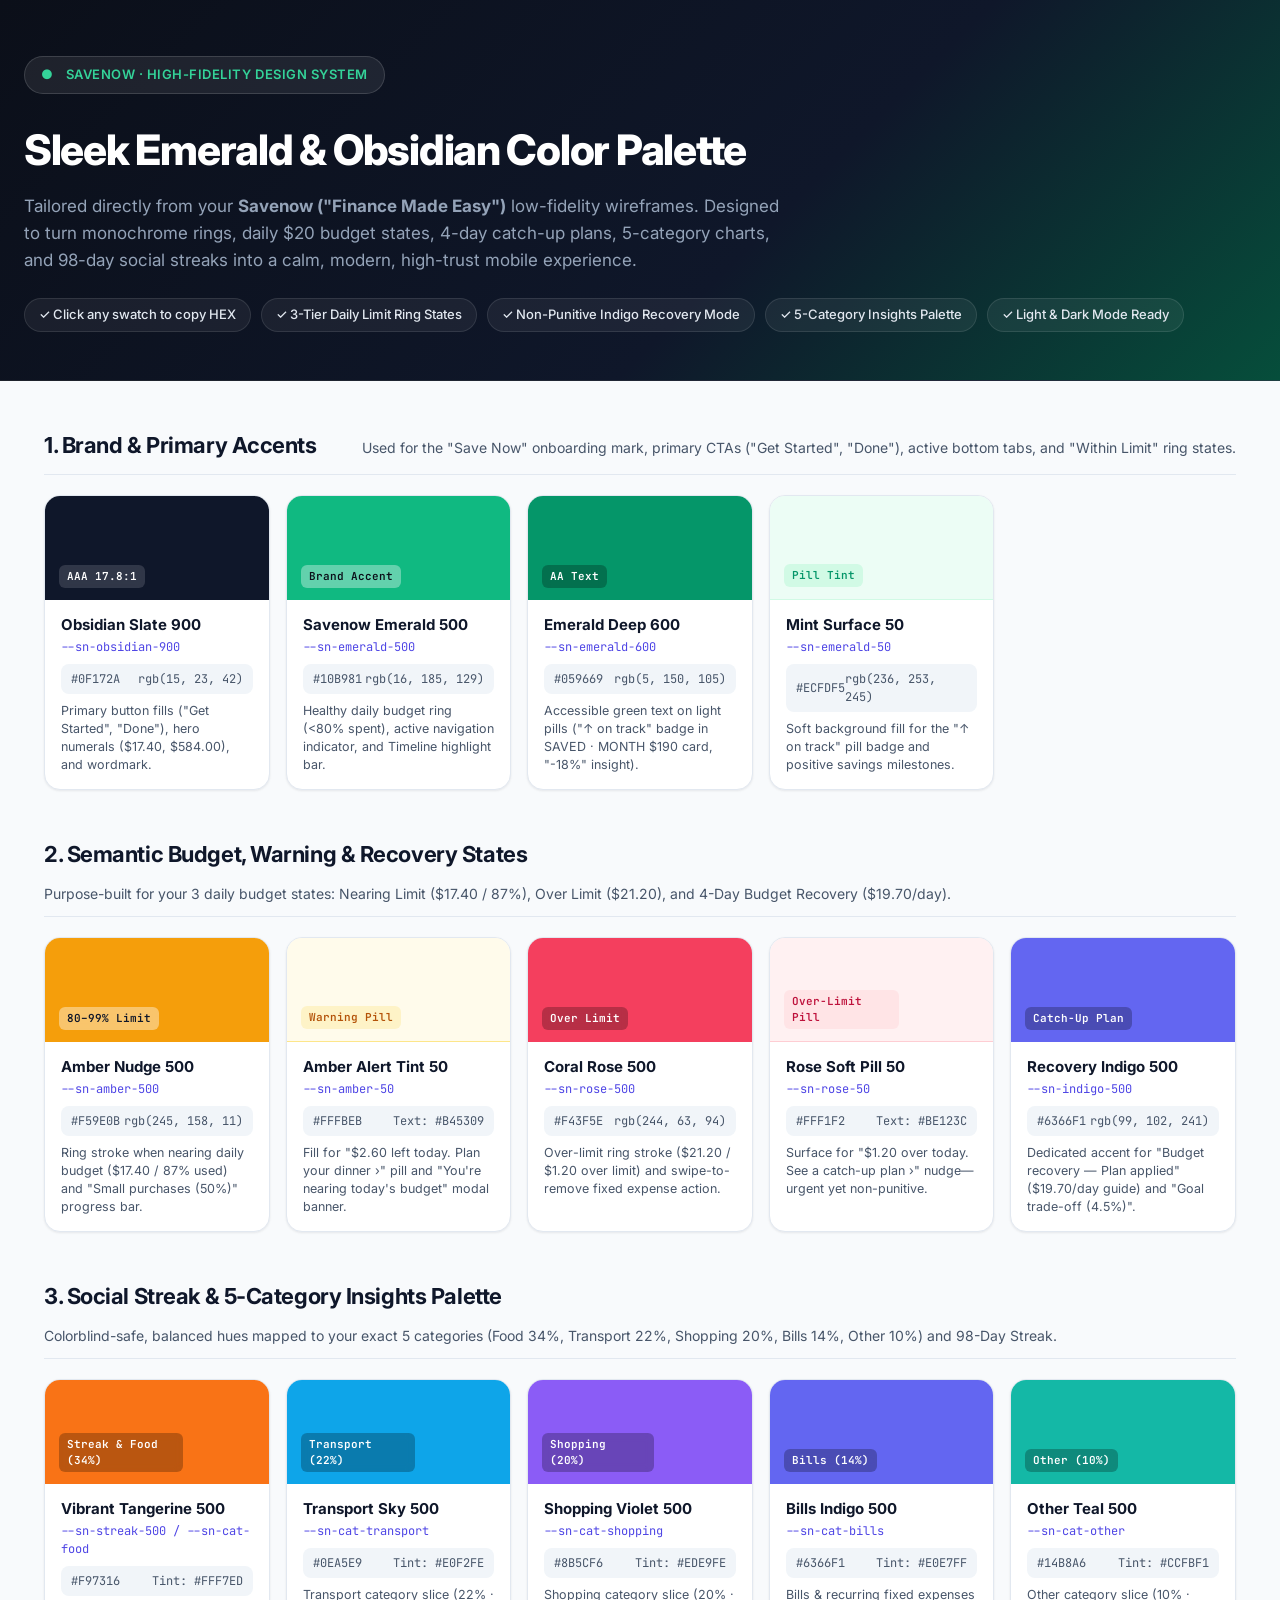
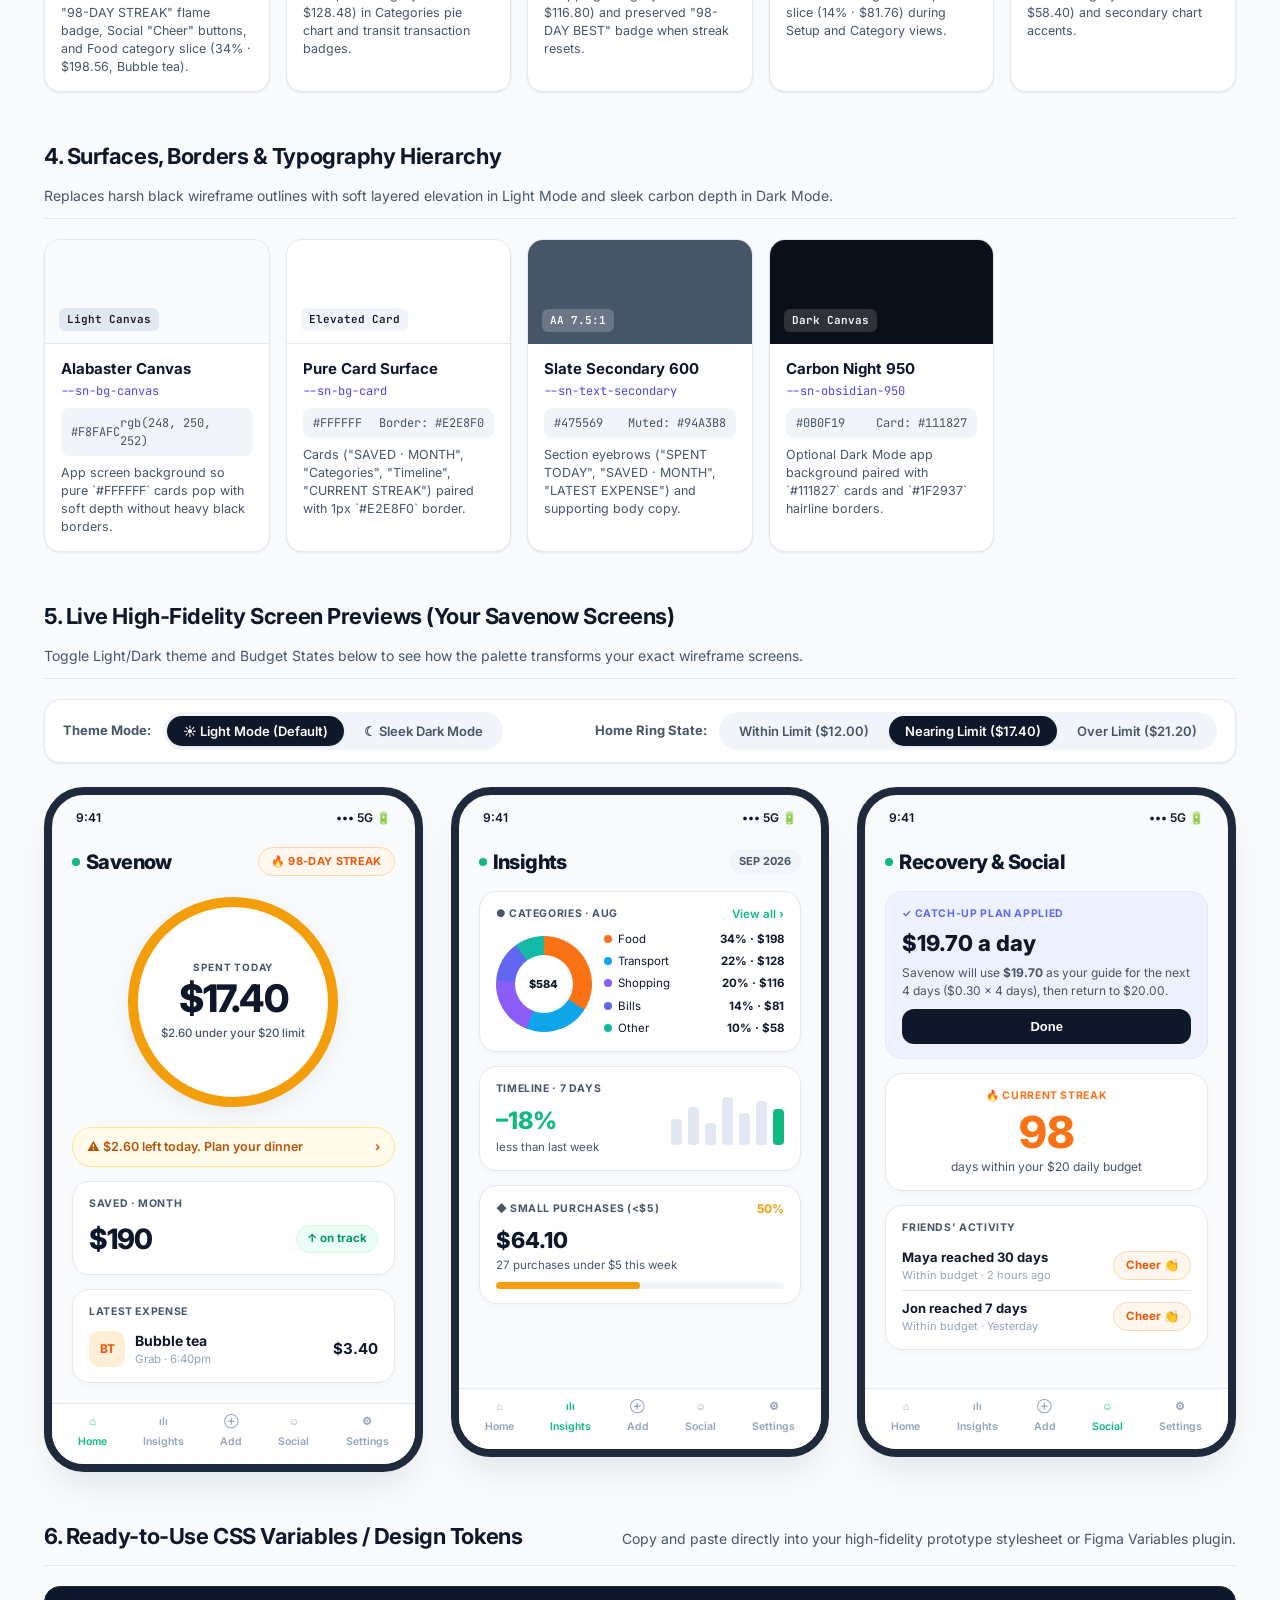
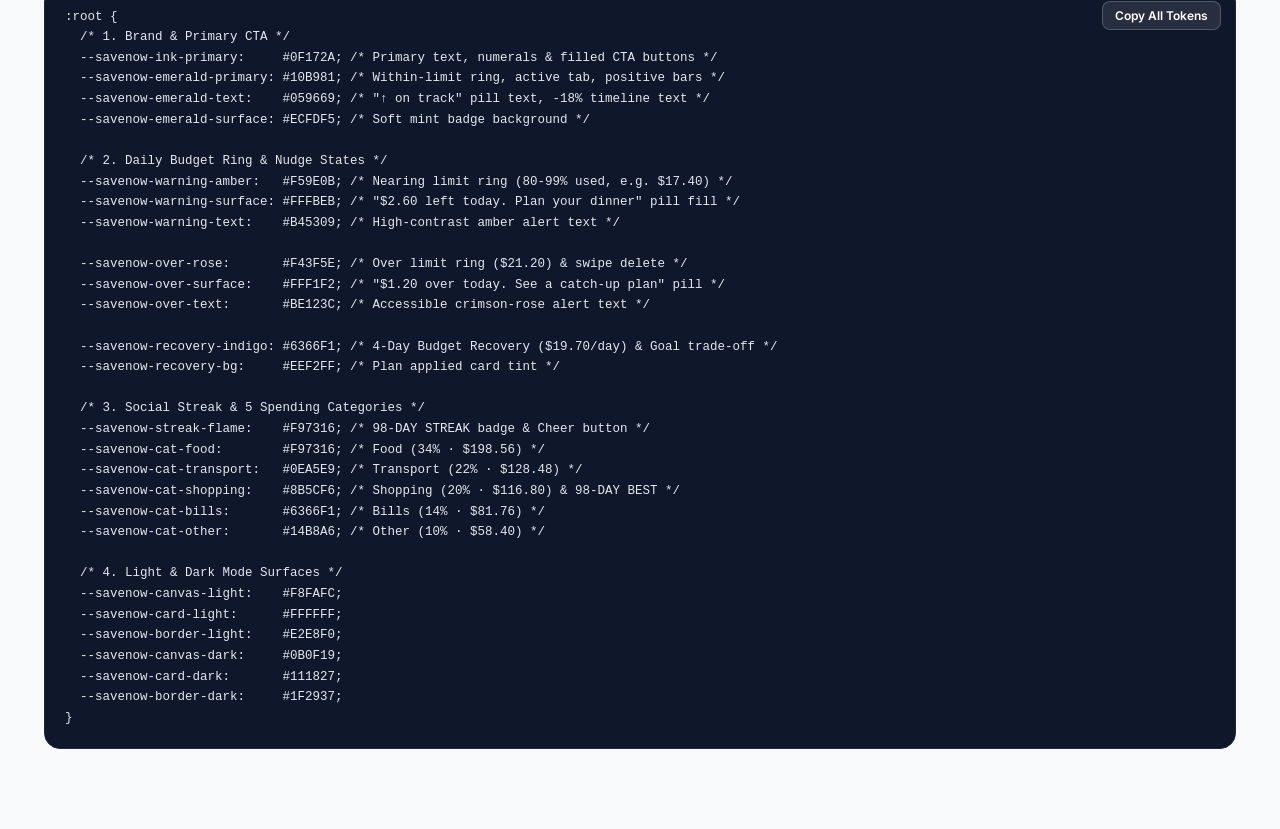
<file: Savenow-High-Fidelity-Color-Palette.html>
<!DOCTYPE html>
<html lang="en">
<head>
  <meta charset="UTF-8" />
  <meta name="viewport" content="width=device-width, initial-scale=1.0" />
  <title>Savenow — High-Fidelity Color Palette & Design System</title>
  <link rel="preconnect" href="https://fonts.googleapis.com">
  <link rel="preconnect" href="https://fonts.gstatic.com" crossorigin>
  <link href="https://fonts.googleapis.com/css2?family=Inter:wght@400;500;600;700;800&family=JetBrains+Mono:wght@400;500;600&display=swap" rel="stylesheet">
  <style>
    :root {
      /* Brand & Primary */
      --sn-obsidian-950: #0B0F19;
      --sn-obsidian-900: #0F172A;
      --sn-obsidian-800: #1E293B;
      --sn-emerald-600: #059669;
      --sn-emerald-500: #10B981;
      --sn-emerald-400: #34D399;
      --sn-emerald-100: #D1FAE5;
      --sn-emerald-50:  #ECFDF5;

      /* Light Surfaces & Neutrals */
      --sn-bg-canvas: #F8FAFC;
      --sn-bg-card: #FFFFFF;
      --sn-bg-subtle: #F1F5F9;
      --sn-border-hairline: #E2E8F0;
      --sn-border-strong: #CBD5E1;
      --sn-text-primary: #0F172A;
      --sn-text-secondary: #475569;
      --sn-text-muted: #94A3B8;

      /* Semantic Budget States */
      --sn-amber-600: #D97706;
      --sn-amber-500: #F59E0B;
      --sn-amber-100: #FEF3C7;
      --sn-amber-50:  #FFFBEB;

      --sn-rose-600: #E11D48;
      --sn-rose-500: #F43F5E;
      --sn-rose-100: #FFE4E6;
      --sn-rose-50:  #FFF1F2;

      --sn-indigo-600: #4F46E5;
      --sn-indigo-500: #6366F1;
      --sn-indigo-100: #E0E7FF;
      --sn-indigo-50:  #EEF2FF;

      /* Social & Streak Gamification */
      --sn-streak-600: #EA580C;
      --sn-streak-500: #F97316;
      --sn-streak-100: #FFEDD5;
      --sn-streak-50:  #FFF7ED;

      /* 5-Category Data Visualization Palette */
      --sn-cat-food: #F97316;       /* 34% Food */
      --sn-cat-transport: #0EA5E9;  /* 22% Transport */
      --sn-cat-shopping: #8B5CF6;   /* 20% Shopping */
      --sn-cat-bills: #6366F1;      /* 14% Bills */
      --sn-cat-other: #14B8A6;      /* 10% Other */

      --radius-xl: 24px;
      --radius-lg: 16px;
      --radius-md: 12px;
      --radius-pill: 9999px;
      --shadow-sm: 0 1px 3px rgba(15, 23, 42, 0.05), 0 1px 2px rgba(15, 23, 42, 0.03);
      --shadow-md: 0 10px 25px -5px rgba(15, 23, 42, 0.06), 0 8px 10px -6px rgba(15, 23, 42, 0.04);
      --shadow-lg: 0 20px 35px -10px rgba(15, 23, 42, 0.10);
    }

    * {
      box-sizing: border-box;
      margin: 0;
      padding: 0;
    }

    body {
      font-family: 'Inter', -apple-system, BlinkMacSystemFont, sans-serif;
      background-color: var(--sn-bg-canvas);
      color: var(--sn-text-primary);
      line-height: 1.5;
      padding-bottom: 80px;
      -webkit-font-smoothing: antialiased;
    }

    /* Top Banner */
    .hero-header {
      background: linear-gradient(135deg, #0B0F19 0%, #0F172A 60%, #064E3B 100%);
      color: #FFFFFF;
      padding: 56px 24px 48px;
      border-bottom: 1px solid rgba(255,255,255,0.08);
    }

    .container {
      max-width: 1240px;
      margin: 0 auto;
    }

    .brand-row {
      display: flex;
      align-items: center;
      justify-content: space-between;
      flex-wrap: wrap;
      gap: 16px;
      margin-bottom: 24px;
    }

    .brand-badge {
      display: inline-flex;
      align-items: center;
      gap: 12px;
      background: rgba(255, 255, 255, 0.08);
      border: 1px solid rgba(255, 255, 255, 0.14);
      padding: 8px 16px;
      border-radius: var(--radius-pill);
      font-size: 13px;
      font-weight: 600;
      letter-spacing: 0.04em;
      text-transform: uppercase;
      color: var(--sn-emerald-400);
    }

    .hero-title {
      font-size: clamp(28px, 4vw, 42px);
      font-weight: 800;
      letter-spacing: -0.03em;
      margin-bottom: 12px;
    }

    .hero-subtitle {
      font-size: 17px;
      color: #94A3B8;
      max-width: 760px;
      line-height: 1.6;
    }

    .rationale-pills {
      display: flex;
      flex-wrap: wrap;
      gap: 10px;
      margin-top: 24px;
    }

    .rationale-pill {
      background: rgba(255, 255, 255, 0.06);
      border: 1px solid rgba(255, 255, 255, 0.1);
      color: #E2E8F0;
      padding: 6px 14px;
      border-radius: var(--radius-pill);
      font-size: 13px;
      font-weight: 500;
    }

    /* Section Layout */
    .section {
      margin-top: 48px;
      padding: 0 24px;
    }

    .section-header {
      display: flex;
      align-items: baseline;
      justify-content: space-between;
      flex-wrap: wrap;
      gap: 12px;
      margin-bottom: 20px;
      padding-bottom: 12px;
      border-bottom: 1px solid var(--sn-border-hairline);
    }

    .section-title {
      font-size: 22px;
      font-weight: 700;
      letter-spacing: -0.02em;
      color: var(--sn-text-primary);
    }

    .section-desc {
      font-size: 14px;
      color: var(--sn-text-secondary);
    }

    /* Swatch Grid */
    .swatch-grid {
      display: grid;
      grid-template-columns: repeat(auto-fill, minmax(225px, 1fr));
      gap: 16px;
    }

    .swatch-card {
      background: var(--sn-bg-card);
      border: 1px solid var(--sn-border-hairline);
      border-radius: var(--radius-lg);
      overflow: hidden;
      box-shadow: var(--shadow-sm);
      cursor: pointer;
      transition: transform 0.15s ease, box-shadow 0.15s ease, border-color 0.15s ease;
      position: relative;
    }

    .swatch-card:hover {
      transform: translateY(-3px);
      box-shadow: var(--shadow-md);
      border-color: var(--sn-border-strong);
    }

    .swatch-color {
      height: 104px;
      width: 100%;
      display: flex;
      align-items: flex-end;
      justify-content: space-between;
      padding: 12px 14px;
      position: relative;
    }

    .contrast-tag {
      font-family: 'JetBrains Mono', monospace;
      font-size: 11px;
      font-weight: 600;
      padding: 3px 8px;
      border-radius: 6px;
      backdrop-filter: blur(4px);
    }

    .copy-hint {
      font-size: 11px;
      font-weight: 600;
      opacity: 0;
      transition: opacity 0.15s ease;
      padding: 3px 8px;
      border-radius: 6px;
      background: rgba(15, 23, 42, 0.75);
      color: #fff;
    }

    .swatch-card:hover .copy-hint {
      opacity: 1;
    }

    .swatch-meta {
      padding: 14px 16px;
    }

    .swatch-name {
      font-weight: 700;
      font-size: 15px;
      color: var(--sn-text-primary);
      margin-bottom: 2px;
    }

    .swatch-token {
      font-family: 'JetBrains Mono', monospace;
      font-size: 12px;
      color: var(--sn-indigo-600);
      margin-bottom: 8px;
    }

    .swatch-codes {
      display: flex;
      align-items: center;
      justify-content: space-between;
      font-family: 'JetBrains Mono', monospace;
      font-size: 12px;
      color: var(--sn-text-secondary);
      background: var(--sn-bg-subtle);
      padding: 6px 10px;
      border-radius: 8px;
      margin-bottom: 8px;
    }

    .swatch-usage {
      font-size: 12.5px;
      color: var(--sn-text-secondary);
      line-height: 1.45;
    }

    /* Interactive Prototype Preview Section */
    .preview-toolbar {
      display: flex;
      align-items: center;
      justify-content: space-between;
      flex-wrap: wrap;
      gap: 12px;
      background: var(--sn-bg-card);
      border: 1px solid var(--sn-border-hairline);
      padding: 12px 18px;
      border-radius: var(--radius-lg);
      margin-bottom: 24px;
      box-shadow: var(--shadow-sm);
    }

    .toggle-group {
      display: inline-flex;
      background: var(--sn-bg-subtle);
      padding: 4px;
      border-radius: var(--radius-pill);
      gap: 4px;
    }

    .toggle-btn {
      border: none;
      background: transparent;
      padding: 7px 16px;
      border-radius: var(--radius-pill);
      font-family: inherit;
      font-size: 13px;
      font-weight: 600;
      color: var(--sn-text-secondary);
      cursor: pointer;
      transition: all 0.15s ease;
    }

    .toggle-btn.active {
      background: var(--sn-obsidian-900);
      color: #FFFFFF;
      box-shadow: var(--shadow-sm);
    }

    .phones-grid {
      display: grid;
      grid-template-columns: repeat(auto-fit, minmax(320px, 1fr));
      gap: 28px;
      align-items: start;
    }

    /* Phone Frame Mockup */
    .phone-frame {
      background: var(--phone-canvas, #F8FAFC);
      color: var(--phone-text, #0F172A);
      border: 8px solid #1E293B;
      border-radius: 40px;
      overflow: hidden;
      box-shadow: var(--shadow-lg);
      display: flex;
      flex-direction: column;
      min-height: 670px;
      transition: background 0.25s ease, color 0.25s ease;
    }

    .phone-frame.dark-mode {
      --phone-canvas: #0B0F19;
      --phone-card: #111827;
      --phone-subtle: #1E293B;
      --phone-border: #1F2937;
      --phone-text: #F8FAFC;
      --phone-subtext: #94A3B8;
      --phone-muted: #64748B;
      border-color: #334155;
    }

    .phone-frame.light-mode {
      --phone-canvas: #F8FAFC;
      --phone-card: #FFFFFF;
      --phone-subtle: #F1F5F9;
      --phone-border: #E2E8F0;
      --phone-text: #0F172A;
      --phone-subtext: #475569;
      --phone-muted: #94A3B8;
    }

    .phone-status {
      display: flex;
      justify-content: space-between;
      padding: 14px 24px 8px;
      font-size: 12px;
      font-weight: 600;
      color: var(--phone-text);
    }

    .phone-body {
      padding: 12px 20px 20px;
      flex: 1;
      display: flex;
      flex-direction: column;
      gap: 14px;
    }

    .app-topbar {
      display: flex;
      justify-content: space-between;
      align-items: center;
    }

    .app-logo {
      font-size: 20px;
      font-weight: 800;
      letter-spacing: -0.03em;
      display: flex;
      align-items: center;
      gap: 6px;
    }

    .app-logo-dot {
      width: 8px;
      height: 8px;
      border-radius: 50%;
      background: var(--sn-emerald-500);
    }

    .streak-pill {
      display: inline-flex;
      align-items: center;
      gap: 6px;
      padding: 5px 12px;
      border-radius: var(--radius-pill);
      font-size: 11px;
      font-weight: 700;
      letter-spacing: 0.03em;
      background: var(--sn-streak-50);
      color: var(--sn-streak-600);
      border: 1px solid #FED7AA;
    }

    .phone-frame.dark-mode .streak-pill {
      background: rgba(249, 115, 22, 0.14);
      border-color: rgba(249, 115, 22, 0.35);
      color: #FB923C;
    }

    .streak-pill.broken {
      background: var(--phone-subtle);
      color: var(--phone-subtext);
      border-color: var(--phone-border);
    }

    /* Ring Gauge */
    .ring-container {
      display: flex;
      justify-content: center;
      margin: 6px 0;
    }

    .budget-ring {
      width: 210px;
      height: 210px;
      border-radius: 50%;
      display: flex;
      flex-direction: column;
      align-items: center;
      justify-content: center;
      text-align: center;
      background: var(--phone-card);
      box-shadow: 0 8px 24px rgba(15, 23, 42, 0.06);
      position: relative;
      border: 10px solid var(--ring-color, var(--sn-emerald-500));
      transition: border-color 0.25s ease;
    }

    .ring-label {
      font-size: 10px;
      font-weight: 700;
      letter-spacing: 0.08em;
      color: var(--phone-subtext);
      margin-bottom: 4px;
    }

    .ring-amount {
      font-size: 38px;
      font-weight: 800;
      letter-spacing: -0.04em;
      color: var(--phone-text);
      line-height: 1.05;
    }

    .ring-sub {
      font-size: 11.5px;
      font-weight: 500;
      color: var(--phone-subtext);
      margin-top: 6px;
    }

    /* Alert Banner */
    .nudge-banner {
      display: flex;
      align-items: center;
      justify-content: space-between;
      padding: 10px 14px;
      border-radius: var(--radius-pill);
      font-size: 12.5px;
      font-weight: 600;
      background: var(--nudge-bg, var(--sn-amber-50));
      color: var(--nudge-text, #B45309);
      border: 1px solid var(--nudge-border, #FDE68A);
    }

    .phone-frame.dark-mode .nudge-banner.amber {
      --nudge-bg: rgba(245, 158, 11, 0.14);
      --nudge-text: #FBBF24;
      --nudge-border: rgba(245, 158, 11, 0.35);
    }

    .phone-frame.dark-mode .nudge-banner.rose {
      --nudge-bg: rgba(244, 63, 94, 0.15);
      --nudge-text: #FDA4AF;
      --nudge-border: rgba(244, 63, 94, 0.35);
    }

    .phone-frame.dark-mode .nudge-banner.emerald {
      --nudge-bg: rgba(16, 185, 129, 0.14);
      --nudge-text: #6EE7B7;
      --nudge-border: rgba(16, 185, 129, 0.35);
    }

    /* Mockup Cards */
    .ui-card {
      background: var(--phone-card);
      border: 1px solid var(--phone-border);
      border-radius: 18px;
      padding: 14px 16px;
      box-shadow: 0 2px 6px rgba(15, 23, 42, 0.03);
    }

    .card-eyebrow {
      font-size: 10.5px;
      font-weight: 700;
      letter-spacing: 0.06em;
      text-transform: uppercase;
      color: var(--phone-subtext);
      margin-bottom: 6px;
    }

    .saved-row {
      display: flex;
      align-items: center;
      justify-content: space-between;
    }

    .saved-val {
      font-size: 28px;
      font-weight: 800;
      letter-spacing: -0.03em;
    }

    .ontrack-pill {
      background: var(--sn-emerald-50);
      color: var(--sn-emerald-600);
      border: 1px solid var(--sn-emerald-100);
      padding: 4px 10px;
      border-radius: var(--radius-pill);
      font-size: 11.5px;
      font-weight: 700;
    }

    .phone-frame.dark-mode .ontrack-pill {
      background: rgba(16, 185, 129, 0.15);
      border-color: rgba(16, 185, 129, 0.35);
      color: var(--sn-emerald-400);
    }

    .expense-item {
      display: flex;
      align-items: center;
      justify-content: space-between;
      padding-top: 4px;
    }

    .expense-left {
      display: flex;
      align-items: center;
      gap: 10px;
    }

    .cat-avatar {
      width: 36px;
      height: 36px;
      border-radius: 10px;
      background: #FFEDD5;
      color: #EA580C;
      font-weight: 700;
      font-size: 12px;
      display: flex;
      align-items: center;
      justify-content: center;
    }

    .phone-frame.dark-mode .cat-avatar {
      background: rgba(249, 115, 22, 0.2);
      color: #FB923C;
    }

    .phone-nav {
      margin-top: auto;
      border-top: 1px solid var(--phone-border);
      background: var(--phone-card);
      display: flex;
      justify-content: space-around;
      padding: 10px 8px 14px;
      font-size: 10.5px;
      font-weight: 600;
      color: var(--phone-muted);
    }

    .nav-item {
      display: flex;
      flex-direction: column;
      align-items: center;
      gap: 4px;
    }

    .nav-item.active {
      color: var(--sn-emerald-500);
    }

    /* Donut & Bars inside Phone 2 */
    .cat-breakdown-row {
      display: flex;
      align-items: center;
      justify-content: space-between;
      gap: 12px;
      margin-top: 8px;
    }

    .donut-chart {
      width: 96px;
      height: 96px;
      border-radius: 50%;
      background: conic-gradient(
        var(--sn-cat-food) 0% 34%,
        var(--sn-cat-transport) 34% 56%,
        var(--sn-cat-shopping) 56% 76%,
        var(--sn-cat-bills) 76% 90%,
        var(--sn-cat-other) 90% 100%
      );
      display: flex;
      align-items: center;
      justify-content: center;
      flex-shrink: 0;
    }

    .donut-hole {
      width: 58px;
      height: 58px;
      border-radius: 50%;
      background: var(--phone-card);
      display: flex;
      align-items: center;
      justify-content: center;
      font-size: 11px;
      font-weight: 800;
    }

    .cat-legend {
      flex: 1;
      display: flex;
      flex-direction: column;
      gap: 5px;
      font-size: 11.5px;
    }

    .legend-item {
      display: flex;
      align-items: center;
      justify-content: space-between;
    }

    .legend-dot {
      width: 8px;
      height: 8px;
      border-radius: 50%;
      display: inline-block;
      margin-right: 6px;
    }

    .mini-bars {
      display: flex;
      align-items: flex-end;
      gap: 6px;
      height: 52px;
    }

    .mini-bar {
      width: 11px;
      border-radius: 4px;
      background: var(--phone-border);
    }

    .mini-bar.highlight {
      background: var(--sn-emerald-500);
    }

    /* Recovery & Social in Phone 3 */
    .recovery-card {
      background: var(--sn-indigo-50);
      border: 1px solid var(--sn-indigo-100);
      border-radius: 18px;
      padding: 14px 16px;
    }

    .phone-frame.dark-mode .recovery-card {
      background: rgba(99, 102, 241, 0.14);
      border-color: rgba(99, 102, 241, 0.35);
    }

    .cta-btn {
      width: 100%;
      padding: 10px 14px;
      border-radius: 12px;
      border: none;
      font-weight: 700;
      font-size: 13px;
      cursor: pointer;
      margin-top: 10px;
      background: var(--sn-obsidian-900);
      color: #FFFFFF;
    }

    .phone-frame.dark-mode .cta-btn {
      background: var(--sn-emerald-500);
      color: #0B0F19;
    }

    .cheer-btn {
      background: var(--sn-streak-50);
      color: var(--sn-streak-600);
      border: 1px solid #FED7AA;
      padding: 5px 12px;
      border-radius: var(--radius-pill);
      font-size: 11.5px;
      font-weight: 700;
    }

    .phone-frame.dark-mode .cheer-btn {
      background: rgba(249, 115, 22, 0.16);
      border-color: rgba(249, 115, 22, 0.35);
      color: #FB923C;
    }

    /* Code Export Block */
    .code-box {
      background: #0F172A;
      color: #E2E8F0;
      border-radius: var(--radius-lg);
      padding: 20px;
      font-family: 'JetBrains Mono', monospace;
      font-size: 12.5px;
      overflow-x: auto;
      line-height: 1.65;
      position: relative;
      border: 1px solid #1E293B;
    }

    .copy-code-btn {
      position: absolute;
      top: 14px;
      right: 14px;
      background: rgba(255, 255, 255, 0.1);
      color: #FFFFFF;
      border: 1px solid rgba(255, 255, 255, 0.2);
      padding: 6px 12px;
      border-radius: 8px;
      font-family: 'Inter', sans-serif;
      font-size: 12px;
      font-weight: 600;
      cursor: pointer;
    }

    .copy-code-btn:hover {
      background: rgba(255, 255, 255, 0.18);
    }

    /* Toast */
    #toast {
      position: fixed;
      bottom: 24px;
      right: 24px;
      background: #0F172A;
      color: #FFFFFF;
      padding: 12px 20px;
      border-radius: var(--radius-pill);
      font-size: 13px;
      font-weight: 600;
      box-shadow: var(--shadow-lg);
      border: 1px solid rgba(16, 185, 129, 0.4);
      opacity: 0;
      transform: translateY(10px);
      pointer-events: none;
      transition: all 0.2s ease;
      z-index: 999;
    }

    #toast.show {
      opacity: 1;
      transform: translateY(0);
    }
  </style>
</head>
<body>

  <header class="hero-header">
    <div class="container">
      <div class="brand-row">
        <div class="brand-badge">
          <span>●</span> Savenow · High-Fidelity Design System
        </div>
      </div>
      <h1 class="hero-title">Sleek Emerald &amp; Obsidian Color Palette</h1>
      <p class="hero-subtitle">
        Tailored directly from your <strong>Savenow ("Finance Made Easy")</strong> low-fidelity wireframes. Designed to turn monochrome rings, daily $20 budget states, 4-day catch-up plans, 5-category charts, and 98-day social streaks into a calm, modern, high-trust mobile experience.
      </p>
      <div class="rationale-pills">
        <span class="rationale-pill">✓ Click any swatch to copy HEX</span>
        <span class="rationale-pill">✓ 3-Tier Daily Limit Ring States</span>
        <span class="rationale-pill">✓ Non-Punitive Indigo Recovery Mode</span>
        <span class="rationale-pill">✓ 5-Category Insights Palette</span>
        <span class="rationale-pill">✓ Light &amp; Dark Mode Ready</span>
      </div>
    </div>
  </header>

  <main class="container">

    <!-- 1. Brand & Primary Core -->
    <section class="section">
      <div class="section-header">
        <h2 class="section-title">1. Brand &amp; Primary Accents</h2>
        <span class="section-desc">Used for the "Save Now" onboarding mark, primary CTAs ("Get Started", "Done"), active bottom tabs, and "Within Limit" ring states.</span>
      </div>
      <div class="swatch-grid">
        <div class="swatch-card" onclick="copyHex('#0F172A', 'Obsidian Slate 900')">
          <div class="swatch-color" style="background: #0F172A; color: #FFF;">
            <span class="contrast-tag" style="background: rgba(255,255,255,0.14);">AAA 17.8:1</span>
            <span class="copy-hint">Click to copy</span>
          </div>
          <div class="swatch-meta">
            <div class="swatch-name">Obsidian Slate 900</div>
            <div class="swatch-token">--sn-obsidian-900</div>
            <div class="swatch-codes"><span>#0F172A</span><span>rgb(15, 23, 42)</span></div>
            <p class="swatch-usage">Primary button fills ("Get Started", "Done"), hero numerals ($17.40, $584.00), and wordmark.</p>
          </div>
        </div>

        <div class="swatch-card" onclick="copyHex('#10B981', 'Savenow Emerald 500')">
          <div class="swatch-color" style="background: #10B981; color: #0B0F19;">
            <span class="contrast-tag" style="background: rgba(255,255,255,0.35);">Brand Accent</span>
            <span class="copy-hint">Click to copy</span>
          </div>
          <div class="swatch-meta">
            <div class="swatch-name">Savenow Emerald 500</div>
            <div class="swatch-token">--sn-emerald-500</div>
            <div class="swatch-codes"><span>#10B981</span><span>rgb(16, 185, 129)</span></div>
            <p class="swatch-usage">Healthy daily budget ring (&lt;80% spent), active navigation indicator, and Timeline highlight bar.</p>
          </div>
        </div>

        <div class="swatch-card" onclick="copyHex('#059669', 'Emerald Deep 600')">
          <div class="swatch-color" style="background: #059669; color: #FFF;">
            <span class="contrast-tag" style="background: rgba(0,0,0,0.25);">AA Text</span>
            <span class="copy-hint">Click to copy</span>
          </div>
          <div class="swatch-meta">
            <div class="swatch-name">Emerald Deep 600</div>
            <div class="swatch-token">--sn-emerald-600</div>
            <div class="swatch-codes"><span>#059669</span><span>rgb(5, 150, 105)</span></div>
            <p class="swatch-usage">Accessible green text on light pills ("↑ on track" badge in SAVED · MONTH $190 card, "-18%" insight).</p>
          </div>
        </div>

        <div class="swatch-card" onclick="copyHex('#ECFDF5', 'Mint Surface 50')">
          <div class="swatch-color" style="background: #ECFDF5; color: #059669; border-bottom: 1px solid #D1FAE5;">
            <span class="contrast-tag" style="background: #D1FAE5;">Pill Tint</span>
            <span class="copy-hint">Click to copy</span>
          </div>
          <div class="swatch-meta">
            <div class="swatch-name">Mint Surface 50</div>
            <div class="swatch-token">--sn-emerald-50</div>
            <div class="swatch-codes"><span>#ECFDF5</span><span>rgb(236, 253, 245)</span></div>
            <p class="swatch-usage">Soft background fill for the "↑ on track" pill badge and positive savings milestones.</p>
          </div>
        </div>
      </div>
    </section>

    <!-- 2. Semantic Budget & Recovery States -->
    <section class="section">
      <div class="section-header">
        <h2 class="section-title">2. Semantic Budget, Warning &amp; Recovery States</h2>
        <span class="section-desc">Purpose-built for your 3 daily budget states: Nearing Limit ($17.40 / 87%), Over Limit ($21.20), and 4-Day Budget Recovery ($19.70/day).</span>
      </div>
      <div class="swatch-grid">
        <div class="swatch-card" onclick="copyHex('#F59E0B', 'Amber Nudge 500')">
          <div class="swatch-color" style="background: #F59E0B; color: #0F172A;">
            <span class="contrast-tag" style="background: rgba(255,255,255,0.4);">80–99% Limit</span>
            <span class="copy-hint">Click to copy</span>
          </div>
          <div class="swatch-meta">
            <div class="swatch-name">Amber Nudge 500</div>
            <div class="swatch-token">--sn-amber-500</div>
            <div class="swatch-codes"><span>#F59E0B</span><span>rgb(245, 158, 11)</span></div>
            <p class="swatch-usage">Ring stroke when nearing daily budget ($17.40 / 87% used) and "Small purchases (50%)" progress bar.</p>
          </div>
        </div>

        <div class="swatch-card" onclick="copyHex('#FFFBEB', 'Amber Alert Tint 50')">
          <div class="swatch-color" style="background: #FFFBEB; color: #B45309; border-bottom: 1px solid #FDE68A;">
            <span class="contrast-tag" style="background: #FEF3C7;">Warning Pill</span>
            <span class="copy-hint">Click to copy</span>
          </div>
          <div class="swatch-meta">
            <div class="swatch-name">Amber Alert Tint 50</div>
            <div class="swatch-token">--sn-amber-50</div>
            <div class="swatch-codes"><span>#FFFBEB</span><span>Text: #B45309</span></div>
            <p class="swatch-usage">Fill for "$2.60 left today. Plan your dinner ›" pill and "You're nearing today's budget" modal banner.</p>
          </div>
        </div>

        <div class="swatch-card" onclick="copyHex('#F43F5E', 'Coral Rose 500')">
          <div class="swatch-color" style="background: #F43F5E; color: #FFF;">
            <span class="contrast-tag" style="background: rgba(0,0,0,0.25);">Over Limit</span>
            <span class="copy-hint">Click to copy</span>
          </div>
          <div class="swatch-meta">
            <div class="swatch-name">Coral Rose 500</div>
            <div class="swatch-token">--sn-rose-500</div>
            <div class="swatch-codes"><span>#F43F5E</span><span>rgb(244, 63, 94)</span></div>
            <p class="swatch-usage">Over-limit ring stroke ($21.20 / $1.20 over limit) and swipe-to-remove fixed expense action.</p>
          </div>
        </div>

        <div class="swatch-card" onclick="copyHex('#FFF1F2', 'Rose Soft Pill 50')">
          <div class="swatch-color" style="background: #FFF1F2; color: #BE123C; border-bottom: 1px solid #FECDD3;">
            <span class="contrast-tag" style="background: #FFE4E6;">Over-Limit Pill</span>
            <span class="copy-hint">Click to copy</span>
          </div>
          <div class="swatch-meta">
            <div class="swatch-name">Rose Soft Pill 50</div>
            <div class="swatch-token">--sn-rose-50</div>
            <div class="swatch-codes"><span>#FFF1F2</span><span>Text: #BE123C</span></div>
            <p class="swatch-usage">Surface for "$1.20 over today. See a catch-up plan ›" nudge—urgent yet non-punitive.</p>
          </div>
        </div>

        <div class="swatch-card" onclick="copyHex('#6366F1', 'Recovery Indigo 500')">
          <div class="swatch-color" style="background: #6366F1; color: #FFF;">
            <span class="contrast-tag" style="background: rgba(0,0,0,0.25);">Catch-Up Plan</span>
            <span class="copy-hint">Click to copy</span>
          </div>
          <div class="swatch-meta">
            <div class="swatch-name">Recovery Indigo 500</div>
            <div class="swatch-token">--sn-indigo-500</div>
            <div class="swatch-codes"><span>#6366F1</span><span>rgb(99, 102, 241)</span></div>
            <p class="swatch-usage">Dedicated accent for "Budget recovery — Plan applied" ($19.70/day guide) and "Goal trade-off (4.5%)".</p>
          </div>
        </div>
      </div>
    </section>

    <!-- 3. Social Streaks & 5-Category Data Viz -->
    <section class="section">
      <div class="section-header">
        <h2 class="section-title">3. Social Streak &amp; 5-Category Insights Palette</h2>
        <span class="section-desc">Colorblind-safe, balanced hues mapped to your exact 5 categories (Food 34%, Transport 22%, Shopping 20%, Bills 14%, Other 10%) and 98-Day Streak.</span>
      </div>
      <div class="swatch-grid">
        <div class="swatch-card" onclick="copyHex('#F97316', 'Streak & Food Tangerine')">
          <div class="swatch-color" style="background: #F97316; color: #FFF;">
            <span class="contrast-tag" style="background: rgba(0,0,0,0.25);">Streak &amp; Food (34%)</span>
            <span class="copy-hint">Click to copy</span>
          </div>
          <div class="swatch-meta">
            <div class="swatch-name">Vibrant Tangerine 500</div>
            <div class="swatch-token">--sn-streak-500 / --sn-cat-food</div>
            <div class="swatch-codes"><span>#F97316</span><span>Tint: #FFF7ED</span></div>
            <p class="swatch-usage">"98-DAY STREAK" flame badge, Social "Cheer" buttons, and Food category slice (34% · $198.56, Bubble tea).</p>
          </div>
        </div>

        <div class="swatch-card" onclick="copyHex('#0EA5E9', 'Transport Sky 500')">
          <div class="swatch-color" style="background: #0EA5E9; color: #FFF;">
            <span class="contrast-tag" style="background: rgba(0,0,0,0.25);">Transport (22%)</span>
            <span class="copy-hint">Click to copy</span>
          </div>
          <div class="swatch-meta">
            <div class="swatch-name">Transport Sky 500</div>
            <div class="swatch-token">--sn-cat-transport</div>
            <div class="swatch-codes"><span>#0EA5E9</span><span>Tint: #E0F2FE</span></div>
            <p class="swatch-usage">Transport category slice (22% · $128.48) in Categories pie chart and transit transaction badges.</p>
          </div>
        </div>

        <div class="swatch-card" onclick="copyHex('#8B5CF6', 'Shopping Violet 500')">
          <div class="swatch-color" style="background: #8B5CF6; color: #FFF;">
            <span class="contrast-tag" style="background: rgba(0,0,0,0.25);">Shopping (20%)</span>
            <span class="copy-hint">Click to copy</span>
          </div>
          <div class="swatch-meta">
            <div class="swatch-name">Shopping Violet 500</div>
            <div class="swatch-token">--sn-cat-shopping</div>
            <div class="swatch-codes"><span>#8B5CF6</span><span>Tint: #EDE9FE</span></div>
            <p class="swatch-usage">Shopping category slice (20% · $116.80) and preserved "98-DAY BEST" badge when streak resets.</p>
          </div>
        </div>

        <div class="swatch-card" onclick="copyHex('#6366F1', 'Bills Indigo 500')">
          <div class="swatch-color" style="background: #6366F1; color: #FFF;">
            <span class="contrast-tag" style="background: rgba(0,0,0,0.25);">Bills (14%)</span>
            <span class="copy-hint">Click to copy</span>
          </div>
          <div class="swatch-meta">
            <div class="swatch-name">Bills Indigo 500</div>
            <div class="swatch-token">--sn-cat-bills</div>
            <div class="swatch-codes"><span>#6366F1</span><span>Tint: #E0E7FF</span></div>
            <p class="swatch-usage">Bills &amp; recurring fixed expenses slice (14% · $81.76) during Setup and Category views.</p>
          </div>
        </div>

        <div class="swatch-card" onclick="copyHex('#14B8A6', 'Other Teal 500')">
          <div class="swatch-color" style="background: #14B8A6; color: #FFF;">
            <span class="contrast-tag" style="background: rgba(0,0,0,0.25);">Other (10%)</span>
            <span class="copy-hint">Click to copy</span>
          </div>
          <div class="swatch-meta">
            <div class="swatch-name">Other Teal 500</div>
            <div class="swatch-token">--sn-cat-other</div>
            <div class="swatch-codes"><span>#14B8A6</span><span>Tint: #CCFBF1</span></div>
            <p class="swatch-usage">Other category slice (10% · $58.40) and secondary chart accents.</p>
          </div>
        </div>
      </div>
    </section>

    <!-- 4. Surfaces, Neutrals & Dark Mode -->
    <section class="section">
      <div class="section-header">
        <h2 class="section-title">4. Surfaces, Borders &amp; Typography Hierarchy</h2>
        <span class="section-desc">Replaces harsh black wireframe outlines with soft layered elevation in Light Mode and sleek carbon depth in Dark Mode.</span>
      </div>
      <div class="swatch-grid">
        <div class="swatch-card" onclick="copyHex('#F8FAFC', 'Alabaster Canvas')">
          <div class="swatch-color" style="background: #F8FAFC; color: #0F172A; border-bottom: 1px solid #E2E8F0;">
            <span class="contrast-tag" style="background: #E2E8F0;">Light Canvas</span>
            <span class="copy-hint">Click to copy</span>
          </div>
          <div class="swatch-meta">
            <div class="swatch-name">Alabaster Canvas</div>
            <div class="swatch-token">--sn-bg-canvas</div>
            <div class="swatch-codes"><span>#F8FAFC</span><span>rgb(248, 250, 252)</span></div>
            <p class="swatch-usage">App screen background so pure `#FFFFFF` cards pop with soft depth without heavy black borders.</p>
          </div>
        </div>

        <div class="swatch-card" onclick="copyHex('#FFFFFF', 'Pure Card Surface')">
          <div class="swatch-color" style="background: #FFFFFF; color: #0F172A; border-bottom: 1px solid #E2E8F0;">
            <span class="contrast-tag" style="background: #F1F5F9;">Elevated Card</span>
            <span class="copy-hint">Click to copy</span>
          </div>
          <div class="swatch-meta">
            <div class="swatch-name">Pure Card Surface</div>
            <div class="swatch-token">--sn-bg-card</div>
            <div class="swatch-codes"><span>#FFFFFF</span><span>Border: #E2E8F0</span></div>
            <p class="swatch-usage">Cards ("SAVED · MONTH", "Categories", "Timeline", "CURRENT STREAK") paired with 1px `#E2E8F0` border.</p>
          </div>
        </div>

        <div class="swatch-card" onclick="copyHex('#475569', 'Slate Secondary 600')">
          <div class="swatch-color" style="background: #475569; color: #FFF;">
            <span class="contrast-tag" style="background: rgba(255,255,255,0.2);">AA 7.5:1</span>
            <span class="copy-hint">Click to copy</span>
          </div>
          <div class="swatch-meta">
            <div class="swatch-name">Slate Secondary 600</div>
            <div class="swatch-token">--sn-text-secondary</div>
            <div class="swatch-codes"><span>#475569</span><span>Muted: #94A3B8</span></div>
            <p class="swatch-usage">Section eyebrows ("SPENT TODAY", "SAVED · MONTH", "LATEST EXPENSE") and supporting body copy.</p>
          </div>
        </div>

        <div class="swatch-card" onclick="copyHex('#0B0F19', 'Carbon Night 950')">
          <div class="swatch-color" style="background: #0B0F19; color: #F8FAFC;">
            <span class="contrast-tag" style="background: rgba(255,255,255,0.15);">Dark Canvas</span>
            <span class="copy-hint">Click to copy</span>
          </div>
          <div class="swatch-meta">
            <div class="swatch-name">Carbon Night 950</div>
            <div class="swatch-token">--sn-obsidian-950</div>
            <div class="swatch-codes"><span>#0B0F19</span><span>Card: #111827</span></div>
            <p class="swatch-usage">Optional Dark Mode app background paired with `#111827` cards and `#1F2937` hairline borders.</p>
          </div>
        </div>
      </div>
    </section>

    <!-- 5. Interactive Live High-Fidelity Prototype Preview -->
    <section class="section">
      <div class="section-header">
        <h2 class="section-title">5. Live High-Fidelity Screen Previews (Your Savenow Screens)</h2>
        <span class="section-desc">Toggle Light/Dark theme and Budget States below to see how the palette transforms your exact wireframe screens.</span>
      </div>

      <div class="preview-toolbar">
        <div style="display:flex; align-items:center; gap:12px; flex-wrap:wrap;">
          <span style="font-size:13px; font-weight:700; color:var(--sn-text-secondary);">Theme Mode:</span>
          <div class="toggle-group">
            <button class="toggle-btn active" id="btn-light" onclick="setTheme('light')">☀ Light Mode (Default)</button>
            <button class="toggle-btn" id="btn-dark" onclick="setTheme('dark')">☾ Sleek Dark Mode</button>
          </div>
        </div>

        <div style="display:flex; align-items:center; gap:12px; flex-wrap:wrap;">
          <span style="font-size:13px; font-weight:700; color:var(--sn-text-secondary);">Home Ring State:</span>
          <div class="toggle-group">
            <button class="toggle-btn" id="state-healthy" onclick="setRingState('healthy')">Within Limit ($12.00)</button>
            <button class="toggle-btn active" id="state-warning" onclick="setRingState('warning')">Nearing Limit ($17.40)</button>
            <button class="toggle-btn" id="state-over" onclick="setRingState('over')">Over Limit ($21.20)</button>
          </div>
        </div>
      </div>

      <div class="phones-grid">
        <!-- Phone 1: Home (Within / Nearing / Over Limit) -->
        <div class="phone-frame light-mode" id="phone-1">
          <div class="phone-status">
            <span>9:41</span>
            <span>••• 5G 🔋</span>
          </div>
          <div class="phone-body">
            <div class="app-topbar">
              <div class="app-logo"><span class="app-logo-dot"></span>Savenow</div>
              <div class="streak-pill" id="home-streak-pill">🔥 98-DAY STREAK</div>
            </div>

            <div class="ring-container">
              <div class="budget-ring" id="home-ring" style="--ring-color: var(--sn-amber-500);">
                <div class="ring-label">SPENT TODAY</div>
                <div class="ring-amount" id="home-spent">$17.40</div>
                <div class="ring-sub" id="home-sub">$2.60 under your $20 limit</div>
              </div>
            </div>

            <div class="nudge-banner amber" id="home-nudge">
              <span id="home-nudge-text">⚠️ $2.60 left today. Plan your dinner</span>
              <span>›</span>
            </div>

            <div class="ui-card">
              <div class="card-eyebrow">SAVED · MONTH</div>
              <div class="saved-row">
                <span class="saved-val">$190</span>
                <span class="ontrack-pill">↑ on track</span>
              </div>
            </div>

            <div class="ui-card">
              <div class="card-eyebrow">LATEST EXPENSE</div>
              <div class="expense-item">
                <div class="expense-left">
                  <div class="cat-avatar">BT</div>
                  <div>
                    <div style="font-size:14px; font-weight:700;">Bubble tea</div>
                    <div style="font-size:11.5px; color:var(--phone-muted);">Grab · 6:40pm</div>
                  </div>
                </div>
                <div style="font-size:15px; font-weight:700;">$3.40</div>
              </div>
            </div>
          </div>
          <div class="phone-nav">
            <div class="nav-item active"><span>⌂</span><span>Home</span></div>
            <div class="nav-item"><span>ılı</span><span>Insights</span></div>
            <div class="nav-item"><span>⊕</span><span>Add</span></div>
            <div class="nav-item"><span>☺</span><span>Social</span></div>
            <div class="nav-item"><span>⚙</span><span>Settings</span></div>
          </div>
        </div>

        <!-- Phone 2: Insights & Categories -->
        <div class="phone-frame light-mode" id="phone-2">
          <div class="phone-status">
            <span>9:41</span>
            <span>••• 5G 🔋</span>
          </div>
          <div class="phone-body">
            <div class="app-topbar">
              <div class="app-logo"><span class="app-logo-dot"></span>Insights</div>
              <span style="font-size:11px; font-weight:700; padding:4px 10px; border-radius:99px; background:var(--phone-subtle); color:var(--phone-subtext);">SEP 2026</span>
            </div>

            <div class="ui-card">
              <div style="display:flex; justify-content:space-between; align-items:center;">
                <span class="card-eyebrow" style="margin:0;">● CATEGORIES · AUG</span>
                <span style="font-size:11.5px; color:var(--sn-emerald-500); font-weight:600;">View all ›</span>
              </div>
              <div class="cat-breakdown-row">
                <div class="donut-chart">
                  <div class="donut-hole">$584</div>
                </div>
                <div class="cat-legend">
                  <div class="legend-item"><span><i class="legend-dot" style="background:var(--sn-cat-food)"></i>Food</span><strong>34% · $198</strong></div>
                  <div class="legend-item"><span><i class="legend-dot" style="background:var(--sn-cat-transport)"></i>Transport</span><strong>22% · $128</strong></div>
                  <div class="legend-item"><span><i class="legend-dot" style="background:var(--sn-cat-shopping)"></i>Shopping</span><strong>20% · $116</strong></div>
                  <div class="legend-item"><span><i class="legend-dot" style="background:var(--sn-cat-bills)"></i>Bills</span><strong>14% · $81</strong></div>
                  <div class="legend-item"><span><i class="legend-dot" style="background:var(--sn-cat-other)"></i>Other</span><strong>10% · $58</strong></div>
                </div>
              </div>
            </div>

            <div class="ui-card">
              <div style="display:flex; justify-content:space-between; align-items:center;">
                <div>
                  <div class="card-eyebrow">TIMELINE · 7 DAYS</div>
                  <div style="font-size:24px; font-weight:800; color:var(--sn-emerald-500);">–18%</div>
                  <div style="font-size:11.5px; color:var(--phone-subtext);">less than last week</div>
                </div>
                <div class="mini-bars">
                  <div class="mini-bar" style="height:26px;"></div>
                  <div class="mini-bar" style="height:38px;"></div>
                  <div class="mini-bar" style="height:22px;"></div>
                  <div class="mini-bar" style="height:48px;"></div>
                  <div class="mini-bar" style="height:32px;"></div>
                  <div class="mini-bar" style="height:44px;"></div>
                  <div class="mini-bar highlight" style="height:36px;"></div>
                </div>
              </div>
            </div>

            <div class="ui-card">
              <div style="display:flex; justify-content:space-between; align-items:center; margin-bottom:6px;">
                <span class="card-eyebrow" style="margin:0;">◆ SMALL PURCHASES (&lt;$5)</span>
                <span style="font-size:12px; font-weight:700; color:var(--sn-amber-500);">50%</span>
              </div>
              <div style="font-size:22px; font-weight:800;">$64.10</div>
              <div style="font-size:11.5px; color:var(--phone-subtext); margin-bottom:8px;">27 purchases under $5 this week</div>
              <div style="height:7px; background:var(--phone-subtle); border-radius:99px; overflow:hidden;">
                <div style="width:50%; height:100%; background:var(--sn-amber-500); border-radius:99px;"></div>
              </div>
            </div>
          </div>
          <div class="phone-nav">
            <div class="nav-item"><span>⌂</span><span>Home</span></div>
            <div class="nav-item active"><span>ılı</span><span>Insights</span></div>
            <div class="nav-item"><span>⊕</span><span>Add</span></div>
            <div class="nav-item"><span>☺</span><span>Social</span></div>
            <div class="nav-item"><span>⚙</span><span>Settings</span></div>
          </div>
        </div>

        <!-- Phone 3: Budget Recovery & Social Streak -->
        <div class="phone-frame light-mode" id="phone-3">
          <div class="phone-status">
            <span>9:41</span>
            <span>••• 5G 🔋</span>
          </div>
          <div class="phone-body">
            <div class="app-topbar">
              <div class="app-logo"><span class="app-logo-dot"></span>Recovery &amp; Social</div>
            </div>

            <!-- Plan Applied Card -->
            <div class="recovery-card">
              <div class="card-eyebrow" style="color:var(--sn-indigo-500);">✓ CATCH-UP PLAN APPLIED</div>
              <div style="font-size:22px; font-weight:800; margin-bottom:4px;">$19.70 a day</div>
              <div style="font-size:12px; color:var(--phone-subtext); line-height:1.45;">
                Savenow will use <strong>$19.70</strong> as your guide for the next 4 days ($0.30 × 4 days), then return to $20.00.
              </div>
              <button class="cta-btn">Done</button>
            </div>

            <!-- Social Streak Card -->
            <div class="ui-card" style="text-align:center;">
              <div class="card-eyebrow" style="color:var(--sn-streak-500);">🔥 CURRENT STREAK</div>
              <div style="font-size:44px; font-weight:800; color:var(--sn-streak-500); line-height:1;">98</div>
              <div style="font-size:12px; color:var(--phone-subtext); margin-top:4px;">days within your $20 daily budget</div>
            </div>

            <!-- Friends Activity -->
            <div class="ui-card">
              <div class="card-eyebrow">FRIENDS' ACTIVITY</div>
              <div style="display:flex; justify-content:space-between; align-items:center; padding:6px 0; border-bottom:1px solid var(--phone-border);">
                <div>
                  <div style="font-size:13px; font-weight:700;">Maya reached 30 days</div>
                  <div style="font-size:11px; color:var(--phone-muted);">Within budget · 2 hours ago</div>
                </div>
                <span class="cheer-btn">Cheer 👏</span>
              </div>
              <div style="display:flex; justify-content:space-between; align-items:center; padding-top:8px;">
                <div>
                  <div style="font-size:13px; font-weight:700;">Jon reached 7 days</div>
                  <div style="font-size:11px; color:var(--phone-muted);">Within budget · Yesterday</div>
                </div>
                <span class="cheer-btn">Cheer 👏</span>
              </div>
            </div>
          </div>
          <div class="phone-nav">
            <div class="nav-item"><span>⌂</span><span>Home</span></div>
            <div class="nav-item"><span>ılı</span><span>Insights</span></div>
            <div class="nav-item"><span>⊕</span><span>Add</span></div>
            <div class="nav-item active"><span>☺</span><span>Social</span></div>
            <div class="nav-item"><span>⚙</span><span>Settings</span></div>
          </div>
        </div>
      </div>
    </section>

    <!-- 6. Copyable CSS & Figma Variables Block -->
    <section class="section">
      <div class="section-header">
        <h2 class="section-title">6. Ready-to-Use CSS Variables / Design Tokens</h2>
        <span class="section-desc">Copy and paste directly into your high-fidelity prototype stylesheet or Figma Variables plugin.</span>
      </div>
      <div class="code-box">
        <button class="copy-code-btn" onclick="copyAllTokens()">Copy All Tokens</button>
<pre id="token-code">:root {
  /* 1. Brand & Primary CTA */
  --savenow-ink-primary:     #0F172A; /* Primary text, numerals & filled CTA buttons */
  --savenow-emerald-primary: #10B981; /* Within-limit ring, active tab, positive bars */
  --savenow-emerald-text:    #059669; /* "↑ on track" pill text, -18% timeline text */
  --savenow-emerald-surface: #ECFDF5; /* Soft mint badge background */

  /* 2. Daily Budget Ring & Nudge States */
  --savenow-warning-amber:   #F59E0B; /* Nearing limit ring (80-99% used, e.g. $17.40) */
  --savenow-warning-surface: #FFFBEB; /* "$2.60 left today. Plan your dinner" pill fill */
  --savenow-warning-text:    #B45309; /* High-contrast amber alert text */

  --savenow-over-rose:       #F43F5E; /* Over limit ring ($21.20) & swipe delete */
  --savenow-over-surface:    #FFF1F2; /* "$1.20 over today. See a catch-up plan" pill */
  --savenow-over-text:       #BE123C; /* Accessible crimson-rose alert text */

  --savenow-recovery-indigo: #6366F1; /* 4-Day Budget Recovery ($19.70/day) & Goal trade-off */
  --savenow-recovery-bg:     #EEF2FF; /* Plan applied card tint */

  /* 3. Social Streak & 5 Spending Categories */
  --savenow-streak-flame:    #F97316; /* 98-DAY STREAK badge & Cheer button */
  --savenow-cat-food:        #F97316; /* Food (34% · $198.56) */
  --savenow-cat-transport:   #0EA5E9; /* Transport (22% · $128.48) */
  --savenow-cat-shopping:    #8B5CF6; /* Shopping (20% · $116.80) & 98-DAY BEST */
  --savenow-cat-bills:       #6366F1; /* Bills (14% · $81.76) */
  --savenow-cat-other:       #14B8A6; /* Other (10% · $58.40) */

  /* 4. Light & Dark Mode Surfaces */
  --savenow-canvas-light:    #F8FAFC;
  --savenow-card-light:      #FFFFFF;
  --savenow-border-light:    #E2E8F0;
  --savenow-canvas-dark:     #0B0F19;
  --savenow-card-dark:       #111827;
  --savenow-border-dark:     #1F2937;
}</pre>
      </div>
    </section>

  </main>

  <div id="toast">Copied to clipboard!</div>

  <script>
    function showToast(msg) {
      const toast = document.getElementById('toast');
      toast.textContent = msg;
      toast.classList.add('show');
      clearTimeout(window.toastTimer);
      window.toastTimer = setTimeout(() => {
        toast.classList.remove('show');
      }, 2200);
    }

    function copyHex(hex, name) {
      navigator.clipboard.writeText(hex);
      showToast(`Copied ${name} (${hex})`);
    }

    function copyAllTokens() {
      const code = document.getElementById('token-code').innerText;
      navigator.clipboard.writeText(code);
      showToast('Copied all CSS design tokens!');
    }

    function setTheme(mode) {
      const phones = [
        document.getElementById('phone-1'),
        document.getElementById('phone-2'),
        document.getElementById('phone-3')
      ];
      phones.forEach(p => {
        p.classList.remove('light-mode', 'dark-mode');
        p.classList.add(mode + '-mode');
      });
      document.getElementById('btn-light').classList.toggle('active', mode === 'light');
      document.getElementById('btn-dark').classList.toggle('active', mode === 'dark');
    }

    function setRingState(state) {
      document.getElementById('state-healthy').classList.toggle('active', state === 'healthy');
      document.getElementById('state-warning').classList.toggle('active', state === 'warning');
      document.getElementById('state-over').classList.toggle('active', state === 'over');

      const ring = document.getElementById('home-ring');
      const spent = document.getElementById('home-spent');
      const sub = document.getElementById('home-sub');
      const nudge = document.getElementById('home-nudge');
      const nudgeText = document.getElementById('home-nudge-text');
      const streak = document.getElementById('home-streak-pill');

      nudge.classList.remove('emerald', 'amber', 'rose');

      if (state === 'healthy') {
        ring.style.setProperty('--ring-color', 'var(--sn-emerald-500)');
        spent.textContent = '$12.00';
        sub.textContent = '$8.00 under your $20 limit';
        nudge.classList.add('emerald');
        nudge.style.setProperty('--nudge-bg', 'var(--sn-emerald-50)');
        nudge.style.setProperty('--nudge-text', 'var(--sn-emerald-600)');
        nudge.style.setProperty('--nudge-border', 'var(--sn-emerald-100)');
        nudgeText.textContent = '✓ $8.00 left today. Comfortably on track';
        streak.textContent = '🔥 98-DAY STREAK';
        streak.classList.remove('broken');
      } else if (state === 'warning') {
        ring.style.setProperty('--ring-color', 'var(--sn-amber-500)');
        spent.textContent = '$17.40';
        sub.textContent = '$2.60 under your $20 limit';
        nudge.classList.add('amber');
        nudge.style.setProperty('--nudge-bg', 'var(--sn-amber-50)');
        nudge.style.setProperty('--nudge-text', '#B45309');
        nudge.style.setProperty('--nudge-border', '#FDE68A');
        nudgeText.textContent = '⚠️ $2.60 left today. Plan your dinner';
        streak.textContent = '🔥 98-DAY STREAK';
        streak.classList.remove('broken');
      } else if (state === 'over') {
        ring.style.setProperty('--ring-color', 'var(--sn-rose-500)');
        spent.textContent = '$21.20';
        sub.textContent = '$1.20 over your $20 limit';
        nudge.classList.add('rose');
        nudge.style.setProperty('--nudge-bg', 'var(--sn-rose-50)');
        nudge.style.setProperty('--nudge-text', '#BE123C');
        nudge.style.setProperty('--nudge-border', '#FECDD3');
        nudgeText.textContent = '↻ $1.20 over today. See a catch-up plan';
        streak.textContent = '🏆 98-DAY BEST';
        streak.classList.add('broken');
      }
    }
  </script>
</body>
</html>
</file>
<file: css/variables.css>
/**
 * Savenow Design System — Variables & iOS Human Interface Tokens
 * Conforming strictly to Apple HIG (Human Interface Guidelines)
 * Sourced directly from Savenow-High-Fidelity-Color-Palette.html & iOS System Specs
 */

:root {
  /* ==============================================================
     1. Apple iOS HIG System Colors (Light Mode)
     ============================================================== */
  --ios-system-blue: #007AFF;
  --ios-system-green: #34C759;
  --ios-system-indigo: #5856D6;
  --ios-system-orange: #FF9500;
  --ios-system-pink: #FF2D55;
  --ios-system-purple: #AF52DE;
  --ios-system-red: #FF3B30;
  --ios-system-teal: #5AC8FA;
  --ios-system-yellow: #FFCC00;
  --ios-system-mint: #00C7BE;
  --ios-system-cyan: #32ADE6;

  /* iOS System Grays */
  --ios-gray-1: #8E8E93;
  --ios-gray-2: #AEAEB2;
  --ios-gray-3: #C7C7CC;
  --ios-gray-4: #D1D1D6;
  --ios-gray-5: #E5E5EA;
  --ios-gray-6: #F2F2F7;

  /* iOS Grouped Background & Fill Colors */
  --ios-bg-primary: #FFFFFF;
  --ios-bg-secondary: #F2F2F7;
  --ios-bg-tertiary: #FFFFFF;
  --ios-grouped-bg: #F2F2F7;
  --ios-secondary-grouped-bg: #FFFFFF;
  --ios-tertiary-grouped-bg: #F2F2F7;

  /* iOS Separators & Hairlines */
  --ios-separator: rgba(60, 60, 67, 0.29);
  --ios-opaque-separator: #C6C6C8;
  --ios-fill: rgba(120, 120, 128, 0.2);
  --ios-secondary-fill: rgba(120, 120, 128, 0.16);
  --ios-tertiary-fill: rgba(118, 118, 128, 0.12);
  --ios-quaternary-fill: rgba(116, 116, 128, 0.08);

  /* iOS Label Hierarchy */
  --ios-label: #000000;
  --ios-secondary-label: #3C3C4399;
  --ios-tertiary-label: #3C3C434D;
  --ios-quaternary-label: #3C3C432E;

  /* ==============================================================
     2. Savenow Brand Palette (Mapped to iOS Tokens)
     ============================================================== */
  --sn-obsidian-950: #0B0F19;
  --sn-obsidian-900: #0F172A;
  --sn-obsidian-800: #1E293B;
  --sn-obsidian-700: #334155;
  --sn-emerald-600: #059669;
  --sn-emerald-500: #10B981;
  --sn-emerald-400: #34D399;
  --sn-emerald-100: #D1FAE5;
  --sn-emerald-50:  #ECFDF5;

  /* Surfaces & Neutrals */
  --sn-bg-canvas: #F2F2F7;
  --sn-bg-card: #FFFFFF;
  --sn-bg-subtle: #F2F2F7;
  --sn-border-hairline: rgba(60, 60, 67, 0.18);
  --sn-border-strong: rgba(60, 60, 67, 0.29);
  --sn-text-primary: #000000;
  --sn-text-secondary: rgba(60, 60, 67, 0.70);
  --sn-text-muted: rgba(60, 60, 67, 0.45);

  /* Semantic Budget States */
  --sn-amber-600: #D97706;
  --sn-amber-500: #FF9500; /* iOS System Orange */
  --sn-amber-100: #FEF3C7;
  --sn-amber-50:  #FFFBEB;

  --sn-rose-600: #E11D48;
  --sn-rose-500: #FF3B30; /* iOS System Red */
  --sn-rose-100: #FFE4E6;
  --sn-rose-50:  #FFF1F2;

  --sn-indigo-600: #4F46E5;
  --sn-indigo-500: #5856D6; /* iOS System Indigo */
  --sn-indigo-100: #E0E7FF;
  --sn-indigo-50:  #EEF2FF;

  /* Streak / Gamification */
  --sn-streak-600: #EA580C;
  --sn-streak-500: #FF9500;
  --sn-streak-100: #FFEDD5;
  --sn-streak-50:  #FFF7ED;

  /* 5-Category Visualization Palette */
  --sn-cat-food: #FF9500;
  --sn-cat-transport: #007AFF;
  --sn-cat-shopping: #AF52DE;
  --sn-cat-bills: #34C759;
  --sn-cat-other: #8E8E93;

  /* ==============================================================
     3. iOS HIG Typography, Dimensions & Corner Curves
     ============================================================== */
  --font-sans: -apple-system, BlinkMacSystemFont, "SF Pro Text", "SF Pro Display", "SF Pro", "Helvetica Neue", sans-serif;
  --font-mono: "SF Mono", SFMono-Regular, Menlo, Monaco, Consolas, monospace;

  /* iOS Corner Radius Hierarchy (Smooth continuous squircle curve) */
  --ios-radius-sheet: 22px;
  --ios-radius-card: 14px;
  --ios-radius-cell: 10px;
  --ios-radius-btn: 12px;
  --ios-radius-capsule: 9999px;
  --radius-xl: 22px;
  --radius-lg: 14px;
  --radius-md: 10px;
  --radius-pill: 9999px;

  /* iOS Dimensions */
  --ios-nav-height: 44px;
  --ios-large-nav-height: 96px;
  --ios-tab-bar-height: 49px;
  --ios-safe-bottom: env(safe-area-inset-bottom, 34px);
  --ios-safe-top: env(safe-area-inset-top, 47px);
  --ios-cell-min-height: 44px;

  /* iOS Shadows & Frosted Glass */
  --shadow-sm: 0 1px 2px rgba(0, 0, 0, 0.04);
  --shadow-md: 0 4px 16px rgba(0, 0, 0, 0.08);
  --shadow-lg: 0 10px 30px rgba(0, 0, 0, 0.12);
  --shadow-float: 0 16px 40px rgba(0, 0, 0, 0.18);
  --ios-blur-material: blur(20px) saturate(180%);
}

/* ==============================================================
   4. iOS HIG Dark Mode Tokens
   ============================================================== */
[data-theme="dark"] {
  --ios-system-blue: #0A84FF;
  --ios-system-green: #30D158;
  --ios-system-indigo: #5E5CE6;
  --ios-system-orange: #FF9F0A;
  --ios-system-pink: #FF375F;
  --ios-system-purple: #BF5AF2;
  --ios-system-red: #FF453A;
  --ios-system-teal: #64D2FF;
  --ios-system-yellow: #FFD60A;
  --ios-system-mint: #66D4CF;
  --ios-system-cyan: #64D2FF;

  --ios-gray-1: #8E8E93;
  --ios-gray-2: #636366;
  --ios-gray-3: #48484A;
  --ios-gray-4: #3A3A3C;
  --ios-gray-5: #2C2C2E;
  --ios-gray-6: #1C1C1E;

  --ios-bg-primary: #000000;
  --ios-bg-secondary: #1C1C1E;
  --ios-bg-tertiary: #2C2C2E;
  --ios-grouped-bg: #000000;
  --ios-secondary-grouped-bg: #1C1C1E;
  --ios-tertiary-grouped-bg: #2C2C2E;

  --ios-separator: rgba(84, 84, 88, 0.65);
  --ios-opaque-separator: #38383A;
  --ios-fill: rgba(120, 120, 128, 0.36);
  --ios-secondary-fill: rgba(120, 120, 128, 0.32);
  --ios-tertiary-fill: rgba(118, 118, 128, 0.24);
  --ios-quaternary-fill: rgba(118, 118, 128, 0.18);

  --ios-label: #FFFFFF;
  --ios-secondary-label: #EBEBF599;
  --ios-tertiary-label: #EBEBF54D;
  --ios-quaternary-label: #EBEBF52E;

  --sn-bg-canvas: #000000;
  --sn-bg-card: #1C1C1E;
  --sn-bg-subtle: #2C2C2E;
  --sn-border-hairline: rgba(84, 84, 88, 0.40);
  --sn-border-strong: rgba(84, 84, 88, 0.65);
  --sn-text-primary: #FFFFFF;
  --sn-text-secondary: rgba(235, 235, 245, 0.60);
  --sn-text-muted: rgba(235, 235, 245, 0.35);

  --sn-emerald-50: rgba(16, 185, 129, 0.15);
  --sn-emerald-100: rgba(16, 185, 129, 0.30);
  --sn-amber-50: rgba(255, 159, 10, 0.15);
  --sn-amber-100: rgba(255, 159, 10, 0.30);
  --sn-rose-50: rgba(255, 69, 58, 0.15);
  --sn-rose-100: rgba(255, 69, 58, 0.30);
  --sn-streak-50: rgba(255, 159, 10, 0.15);
  --sn-streak-100: rgba(255, 159, 10, 0.30);

  --shadow-sm: 0 1px 2px rgba(0, 0, 0, 0.5);
  --shadow-md: 0 4px 16px rgba(0, 0, 0, 0.6);
  --shadow-lg: 0 10px 30px rgba(0, 0, 0, 0.7);
}
</file>
<file: css/base.css>
/**
 * Savenow Base Stylesheet — Apple iOS Human Interface Guidelines (HIG)
 * Edge-to-edge mobile viewport, native iOS typography, safe-area layout & transitions
 */

*, *::before, *::after {
  box-sizing: border-box;
  margin: 0;
  padding: 0;
  -webkit-tap-highlight-color: transparent;
}

html, body, button, input, select, textarea, optgroup {
  font-family: var(--font-sans);
}

html, body {
  width: 100%;
  height: 100%;
  background-color: var(--ios-grouped-bg);
  color: var(--sn-text-primary);
  line-height: 1.4;
  -webkit-font-smoothing: antialiased;
  -moz-osx-font-smoothing: grayscale;
  overflow: hidden;
  user-select: none;
  -webkit-user-select: none;
}

#app-viewport-wrapper {
  width: 100%;
  height: 100dvh;
  display: flex;
  background-color: var(--ios-grouped-bg);
  position: relative;
  overflow: hidden;
  justify-content: center;
}

.mobile-app-root {
  width: 100%;
  height: 100dvh;
  background-color: var(--ios-grouped-bg);
  position: relative;
  display: flex;
  flex-direction: column;
  overflow: hidden;
}
/* Discrete Floating Theme Switcher */
.app-micro-header {
  position: absolute;
  top: 10px;
  right: 14px;
  z-index: 95;
  pointer-events: auto;
}

.theme-micro-toggle {
  background: rgba(255, 255, 255, 0.85);
  backdrop-filter: var(--ios-blur-material);
  -webkit-backdrop-filter: var(--ios-blur-material);
  border: 0.5px solid var(--ios-separator);
  color: var(--sn-text-primary);
  font-size: 11.5px;
  font-weight: 600;
  padding: 4px 10px;
  border-radius: var(--ios-radius-capsule);
  cursor: pointer;
  display: inline-flex;
  align-items: center;
  gap: 5px;
  box-shadow: var(--shadow-sm);
  transition: all 0.16s ease;
}

[data-theme="dark"] .theme-micro-toggle {
  background: rgba(44, 44, 46, 0.85);
}

.theme-micro-toggle:active {
  transform: scale(0.94);
}

/* Viewport & Screen Transitions */
.screens-viewport {
  flex: 1;
  position: relative;
  overflow: hidden;
  display: flex;
  flex-direction: column;
  height: 100%;
}

.screen {
  position: absolute;
  top: 0;
  left: 0;
  width: 100%;
  height: 100%;
  display: flex;
  flex-direction: column;
  opacity: 0;
  pointer-events: none;
  transform: translateX(100%);
  transition: opacity 0.28s cubic-bezier(0.16, 1, 0.3, 1), transform 0.28s cubic-bezier(0.16, 1, 0.3, 1);
  background-color: var(--ios-grouped-bg);
}

.screen.active {
  opacity: 1;
  pointer-events: auto;
  transform: translateX(0);
}

.screen.sliding-back {
  opacity: 0.7;
  transform: translateX(-20%);
}

.screen-scrollable-body {
  flex: 1;
  overflow-y: auto;
  overflow-x: hidden;
  padding: 12px 16px 90px;
  -webkit-overflow-scrolling: touch;
  display: flex;
  flex-direction: column;
}

.app-tab-screen {
  padding-bottom: 90px;
}

/* ==============================================================
   iOS Navigation Bar (UINavigationBar)
   ============================================================== */
.ios-nav-bar {
  height: var(--ios-nav-height);
  display: flex;
  align-items: center;
  justify-content: space-between;
  padding: 0 16px;
  flex-shrink: 0;
  background: transparent;
  position: relative;
}

.ios-nav-back {
  display: inline-flex;
  align-items: center;
  gap: 4px;
  color: var(--sn-emerald-600);
  background: none;
  border: none;
  font-family: var(--font-sans);
  font-size: 17px;
  font-weight: 400;
  cursor: pointer;
  padding: 4px 0;
  letter-spacing: -0.4px;
}

.ios-nav-back:active {
  opacity: 0.4;
}

.ios-nav-title {
  font-size: 17px;
  font-weight: 600;
  letter-spacing: -0.4px;
  color: var(--sn-text-primary);
  position: absolute;
  left: 50%;
  transform: translateX(-50%);
  white-space: nowrap;
}

.ios-large-title {
  font-size: 34px;
  font-weight: 800;
  letter-spacing: -0.4px;
  color: var(--sn-text-primary);
  padding: 4px 16px 12px;
  line-height: 1.15;
}

.ios-large-subtitle {
  font-size: 14px;
  color: var(--sn-text-secondary);
  padding: 0 16px 16px;
  letter-spacing: -0.2px;
}

/* ==============================================================
   iOS Home Indicator Bar
   ============================================================== */
.ios-home-indicator-wrap {
  width: 100%;
  height: 24px;
  display: flex;
  align-items: center;
  justify-content: center;
  position: absolute;
  bottom: 0;
  left: 0;
  pointer-events: none;
  z-index: 70;
}

.ios-home-indicator {
  width: 134px;
  height: 5px;
  border-radius: 100px;
  background: #000000;
  opacity: 0.85;
}

[data-theme="dark"] .ios-home-indicator {
  background: #FFFFFF;
}
</file>
<file: css/components.css>
/**
 * Savenow Components Stylesheet — Apple iOS HIG Specifications
 * Inset Grouped Tables, SF Symbol Icons, Segmented Controls, Switches, iOS Tab Bar & Sheets
 */

/* ==============================================================
   1. iOS Buttons (UIButton Styles)
   ============================================================== */
.btn {
  height: 50px;
  border-radius: var(--ios-radius-btn);
  font-family: var(--font-sans);
  font-size: 17px;
  font-weight: 600;
  letter-spacing: -0.4px;
  border: none;
  cursor: pointer;
  display: inline-flex;
  align-items: center;
  justify-content: center;
  gap: 8px;
  transition: transform 0.15s cubic-bezier(0.16, 1, 0.3, 1), opacity 0.15s ease;
  text-decoration: none;
  flex: 1;
  padding: 0 16px;
}

.btn:active {
  transform: scale(0.97);
  opacity: 0.85;
}

/* iOS Prominent Filled Button */
.btn-primary {
  background-color: var(--sn-obsidian-900);
  color: #FFFFFF;
}

[data-theme="dark"] .btn-primary {
  background-color: #FFFFFF;
  color: #000000;
}

/* iOS Tinted Emerald Button */
.btn-emerald {
  background-color: var(--sn-emerald-500);
  color: #0B0F19;
  font-weight: 700;
}

/* iOS Gray / Secondary Button */
.btn-outline {
  background-color: var(--ios-tertiary-fill);
  color: var(--sn-text-primary);
}

[data-theme="dark"] .btn-outline {
  background-color: var(--ios-tertiary-fill);
  color: #FFFFFF;
}

/* iOS Hero Buttons (Onboarding) */
.btn-hero {
  height: 64px;
  border-radius: var(--ios-radius-card);
  font-size: 19px;
  font-weight: 700;
  letter-spacing: -0.4px;
  max-width: 295px;
  width: 100%;
  margin: 0 auto;
}

.btn-hero-primary {
  background-color: var(--sn-obsidian-900);
  color: #FFFFFF;
}

[data-theme="dark"] .btn-hero-primary {
  background-color: #FFFFFF;
  color: #000000;
}

.btn-hero-outline {
  background-color: var(--ios-tertiary-fill);
  color: var(--sn-text-primary);
}

/* ==============================================================
   2. iOS Stepper Indicator (Setup Flow)
   ============================================================== */
.step-stepper {
  display: flex;
  align-items: center;
  justify-content: center;
  gap: 6px;
  margin-top: 6px;
  margin-bottom: 16px;
}

.step-dot {
  width: 20px;
  height: 4px;
  border-radius: var(--ios-radius-capsule);
  background: var(--ios-gray-4);
  transition: all 0.25s ease;
}

.step-dot.active {
  width: 32px;
  background: var(--sn-emerald-500);
}

.step-dot.done {
  background: var(--sn-obsidian-900);
}

[data-theme="dark"] .step-dot.done {
  background: #FFFFFF;
}

.setup-header-group {
  text-align: center;
  margin-bottom: 20px;
  padding: 0 12px;
}

.setup-eyebrow {
  font-size: 12px;
  font-weight: 600;
  letter-spacing: 0.06em;
  text-transform: uppercase;
  color: var(--ios-gray-1);
  margin-bottom: 4px;
}

.setup-title {
  font-size: 26px;
  font-weight: 800;
  letter-spacing: -0.5px;
  color: var(--sn-text-primary);
  margin-bottom: 6px;
  line-height: 1.2;
}

.setup-subtitle {
  font-size: 14px;
  color: var(--sn-text-secondary);
  line-height: 1.4;
  letter-spacing: -0.2px;
}

/* ==============================================================
   3. iOS Inset Grouped Table View (UITableViewStyleInsetGrouped)
   ============================================================== */
.ios-section-header {
  font-size: 13px;
  font-weight: 600;
  text-transform: uppercase;
  letter-spacing: -0.08px;
  color: var(--ios-gray-1);
  padding: 16px 16px 6px;
  margin: 0;
}

.ios-inset-group {
  background: var(--ios-secondary-grouped-bg);
  border-radius: var(--ios-radius-card);
  margin: 0 0 18px;
  overflow: hidden;
  box-shadow: 0 1px 3px rgba(0, 0, 0, 0.03);
}

.ios-list-row {
  display: flex;
  align-items: center;
  justify-content: space-between;
  min-height: 48px;
  padding: 12px 16px;
  position: relative;
  cursor: pointer;
  background: transparent;
  text-decoration: none;
  color: inherit;
  transition: background-color 0.15s ease;
}

.ios-list-row:not(:last-child)::after {
  content: "";
  position: absolute;
  bottom: 0;
  left: 56px;
  right: 0;
  height: 0.5px;
  background-color: var(--ios-separator);
}

.ios-list-row:active {
  background-color: var(--ios-fill);
}

.ios-row-left {
  display: flex;
  align-items: center;
  gap: 14px;
  flex: 1;
}

.ios-icon-box {
  width: 32px;
  height: 32px;
  border-radius: 8px;
  display: flex;
  align-items: center;
  justify-content: center;
  color: #FFFFFF;
  flex-shrink: 0;
}

.ios-icon-box.emerald { background: var(--sn-emerald-500); }
.ios-icon-box.blue { background: var(--ios-system-blue); }
.ios-icon-box.orange { background: var(--ios-system-orange); }
.ios-icon-box.purple { background: var(--ios-system-purple); }
.ios-icon-box.red { background: var(--ios-system-red); }
.ios-icon-box.gray { background: var(--ios-gray-1); }

.ios-row-title {
  font-size: 16px;
  font-weight: 500;
  letter-spacing: -0.3px;
  color: var(--sn-text-primary);
}

.ios-row-sub {
  font-size: 13px;
  color: var(--sn-text-secondary);
  letter-spacing: -0.1px;
  margin-top: 1px;
}

.ios-row-right {
  display: flex;
  align-items: center;
  gap: 8px;
  color: var(--ios-gray-2);
  font-size: 15px;
}

.ios-disclosure {
  width: 8px;
  height: 13px;
  color: var(--ios-gray-3);
  stroke-width: 2.5;
}

/* ==============================================================
   4. iOS Segmented Control (UISegmentedControl)
   ============================================================== */
.ios-segmented-control {
  display: flex;
  background: var(--ios-tertiary-fill);
  border-radius: 9px;
  padding: 2px;
  margin: 8px 0 16px;
  position: relative;
}

.ios-segment-btn {
  flex: 1;
  border: none;
  background: transparent;
  font-family: var(--font-sans);
  font-size: 13px;
  font-weight: 500;
  color: var(--sn-text-primary);
  padding: 6px 10px;
  border-radius: 7px;
  cursor: pointer;
  transition: all 0.2s cubic-bezier(0.16, 1, 0.3, 1);
  text-align: center;
  white-space: nowrap;
}

.ios-segment-btn.active {
  background: var(--ios-secondary-grouped-bg);
  font-weight: 600;
  box-shadow: 0 2px 6px rgba(0, 0, 0, 0.12);
}

/* ==============================================================
   5. iOS Switch (UISwitch)
   ============================================================== */
.ios-switch {
  position: relative;
  display: inline-block;
  width: 51px;
  height: 31px;
  flex-shrink: 0;
}

.ios-switch input {
  opacity: 0;
  width: 0;
  height: 0;
}

.ios-switch-slider {
  position: absolute;
  cursor: pointer;
  top: 0;
  left: 0;
  right: 0;
  bottom: 0;
  background-color: var(--ios-fill);
  transition: 0.25s cubic-bezier(0.16, 1, 0.3, 1);
  border-radius: 31px;
}

.ios-switch-slider::before {
  position: absolute;
  content: "";
  height: 27px;
  width: 27px;
  left: 2px;
  bottom: 2px;
  background-color: #FFFFFF;
  transition: 0.25s cubic-bezier(0.16, 1, 0.3, 1);
  border-radius: 50%;
  box-shadow: 0 3px 8px rgba(0, 0, 0, 0.15), 0 1px 1px rgba(0, 0, 0, 0.05);
}

.ios-switch input:checked + .ios-switch-slider {
  background-color: var(--sn-emerald-500);
}

.ios-switch input:checked + .ios-switch-slider::before {
  transform: translateX(20px);
}

/* ==============================================================
   6. Form Inputs & Floating Outlines (iOS Style)
   ============================================================== */
.input-outline-box {
  background: var(--ios-secondary-grouped-bg);
  border: 1px solid var(--ios-separator);
  border-radius: var(--ios-radius-btn);
  padding: 10px 14px;
  margin-bottom: 12px;
  position: relative;
  display: flex;
  flex-direction: column;
  transition: border-color 0.18s ease;
}

.input-outline-box:focus-within {
  border-color: var(--sn-emerald-500);
}

.input-outline-label {
  font-size: 11px;
  font-weight: 700;
  letter-spacing: 0.04em;
  text-transform: uppercase;
  color: var(--ios-gray-1);
  margin-bottom: 2px;
}

.input-outline-field {
  width: 100%;
  background: transparent;
  border: none;
  outline: none;
  font-family: var(--font-sans);
  font-size: 16px;
  font-weight: 600;
  color: var(--sn-text-primary);
}

.form-grid-2 {
  display: grid;
  grid-template-columns: 1fr 1fr;
  gap: 12px;
}

.category-dropdown-trigger {
  display: flex;
  align-items: center;
  justify-content: space-between;
  cursor: pointer;
  padding-top: 2px;
}

.category-dropdown-value {
  font-size: 15px;
  font-weight: 700;
  color: var(--sn-text-primary);
}

/* ==============================================================
   7. iOS Tab Bar (UITabBar with Translucent Blur & Home Indicator)
   ============================================================== */
.bottom-nav-bar {
  display: none;
  position: absolute;
  bottom: 0;
  left: 0;
  width: 100%;
  height: 83px; /* 49px tab content + 34px safe area */
  background: rgba(255, 255, 255, 0.88);
  backdrop-filter: var(--ios-blur-material);
  -webkit-backdrop-filter: var(--ios-blur-material);
  border-top: 0.5px solid var(--ios-separator);
  align-items: flex-start;
  justify-content: space-around;
  padding: 6px 8px 0;
  z-index: 60;
  box-sizing: border-box;
}

[data-theme="dark"] .bottom-nav-bar {
  background: rgba(28, 28, 30, 0.88);
}

.nav-tab-btn {
  display: flex;
  flex-direction: column;
  align-items: center;
  justify-content: center;
  gap: 2px;
  background: none;
  border: none;
  cursor: pointer;
  color: var(--ios-gray-1);
  font-size: 10px;
  font-weight: 600;
  padding: 2px 8px;
  border-radius: var(--ios-radius-btn);
  position: relative;
  transition: all 0.15s ease;
  flex: 1;
}

.nav-tab-btn:active {
  opacity: 0.5;
}

.nav-tab-btn.active {
  color: var(--sn-emerald-600);
}

[data-theme="dark"] .nav-tab-btn.active {
  color: var(--sn-emerald-400);
}

.nav-tab-icon {
  width: 22px;
  height: 22px;
}

.nav-center-add {
  transform: translateY(-8px);
}

.nav-add-circle {
  width: 44px;
  height: 44px;
  border-radius: 50%;
  background: var(--sn-obsidian-900);
  color: #FFFFFF;
  display: flex;
  align-items: center;
  justify-content: center;
  box-shadow: 0 4px 14px rgba(15, 23, 42, 0.25);
  border: 2px solid var(--ios-secondary-grouped-bg);
  transition: transform 0.15s ease;
}

[data-theme="dark"] .nav-add-circle {
  background: var(--sn-emerald-500);
  color: #000000;
}

.nav-center-add:active .nav-add-circle {
  transform: scale(0.92);
}

/* ==============================================================
   8. iOS Sheet Modal (UISheetPresentationController)
   ============================================================== */
.modal-overlay {
  position: absolute;
  top: 0;
  left: 0;
  width: 100%;
  height: 100%;
  background: rgba(0, 0, 0, 0.45);
  backdrop-filter: blur(4px);
  -webkit-backdrop-filter: blur(4px);
  z-index: 100;
  display: flex;
  align-items: flex-end;
  opacity: 0;
  pointer-events: none;
  transition: opacity 0.25s ease;
}

.modal-overlay.open {
  opacity: 1;
  pointer-events: auto;
}

.bottom-sheet {
  width: 100%;
  background: var(--ios-secondary-grouped-bg);
  border-radius: var(--ios-radius-sheet) var(--ios-radius-sheet) 0 0;
  padding: 12px 18px max(24px, env(safe-area-inset-bottom, 24px));
  box-shadow: var(--shadow-float);
  transform: translateY(100%);
  transition: transform 0.28s cubic-bezier(0.16, 1, 0.3, 1);
  max-height: 85%;
  overflow-y: auto;
}

.modal-overlay.open .bottom-sheet {
  transform: translateY(0);
}

.sheet-handle-bar {
  width: 36px;
  height: 5px;
  border-radius: 2.5px;
  background: var(--ios-gray-3);
  margin: 0 auto 16px;
}

.sheet-title {
  font-size: 20px;
  font-weight: 700;
  letter-spacing: -0.4px;
  color: var(--sn-text-primary);
  margin-bottom: 2px;
}

.sheet-subtitle {
  font-size: 13px;
  color: var(--sn-text-secondary);
  margin-bottom: 16px;
}

/* ==============================================================
   9. iOS Dynamic Notification / Island Toast
   ============================================================== */
.toast-notice {
  position: absolute;
  top: 54px;
  left: 50%;
  transform: translateX(-50%) translateY(-20px);
  background: rgba(15, 23, 42, 0.94);
  backdrop-filter: var(--ios-blur-material);
  -webkit-backdrop-filter: var(--ios-blur-material);
  color: #FFFFFF;
  padding: 10px 18px;
  border-radius: var(--ios-radius-capsule);
  font-size: 13px;
  font-weight: 600;
  box-shadow: 0 8px 24px rgba(0, 0, 0, 0.25);
  display: flex;
  align-items: center;
  gap: 8px;
  opacity: 0;
  pointer-events: none;
  transition: all 0.25s cubic-bezier(0.16, 1, 0.3, 1);
  z-index: 150;
  white-space: nowrap;
}

[data-theme="dark"] .toast-notice {
  background: rgba(44, 44, 46, 0.94);
}

.toast-notice.show {
  opacity: 1;
  transform: translateX(-50%) translateY(0);
}

/* Footer Action Buttons on Setup Screens */
.screen-footer-actions {
  display: flex;
  gap: 12px;
  margin-top: auto;
  padding-top: 16px;
}
</file>
<file: src/screens/onboarding/onboarding.css>
/**
 * Screen: Onboarding Stylesheet
 * Large, easy-to-tap, centered hero buttons
 */

.onboarding-screen {
  justify-content: space-between;
  align-items: center;
  padding: 34px 22px max(24px, env(safe-area-inset-bottom, 20px));
  overflow: hidden;
}

.onboarding-content-wrap {
  flex: 1;
  display: flex;
  flex-direction: column;
  align-items: center;
  justify-content: center;
  text-align: center;
}

.brand-monogram-container {
  margin-bottom: 22px;
  display: flex;
  align-items: center;
  justify-content: center;
  color: var(--sn-obsidian-900);
}

[data-theme="dark"] .brand-monogram-container {
  color: #FFFFFF;
}

.onboarding-title {
  font-size: 34px;
  font-weight: 900;
  letter-spacing: -0.04em;
  color: var(--sn-text-primary);
  margin-bottom: 4px;
}

.onboarding-tagline {
  font-size: 12px;
  font-weight: 700;
  letter-spacing: 0.18em;
  text-transform: uppercase;
  color: var(--sn-text-secondary);
}

.onboarding-pills {
  display: flex;
  flex-wrap: wrap;
  justify-content: center;
  gap: 8px;
  margin-top: 22px;
  max-width: 320px;
}

.onboarding-chip {
  background: var(--sn-bg-card);
  border: 1px solid var(--sn-border-hairline);
  padding: 6px 12px;
  border-radius: var(--radius-pill);
  font-size: 11.5px;
  font-weight: 600;
  color: var(--sn-text-secondary);
  box-shadow: var(--shadow-sm);
  display: inline-flex;
  align-items: center;
  gap: 5px;
}

.onboarding-chip-dot {
  width: 6px;
  height: 6px;
  border-radius: 50%;
  background: var(--sn-emerald-500);
}

/* Extra-Large, Non-Wide Hero Buttons */
.onboarding-bottom-actions {
  display: flex;
  flex-direction: column;
  gap: 16px;
  width: 100%;
  max-width: 295px;
  margin: auto auto 24px;
  padding: 0;
}

.btn-hero {
  height: 68px;
  border-radius: 20px;
  font-size: 20px;
  font-weight: 800;
  letter-spacing: -0.02em;
  cursor: pointer;
  display: flex;
  align-items: center;
  justify-content: center;
  transition: transform 0.15s cubic-bezier(0.16, 1, 0.3, 1), box-shadow 0.15s ease;
  text-decoration: none;
  width: 100%;
}

.btn-hero:active {
  transform: scale(0.96);
}

.btn-hero-primary {
  background-color: var(--sn-obsidian-900);
  color: #FFFFFF;
  border: none;
  box-shadow: 0 10px 28px rgba(15, 23, 42, 0.28);
}

[data-theme="dark"] .btn-hero-primary {
  background-color: #FFFFFF;
  color: #0B0F19;
}

.btn-hero-outline {
  background-color: var(--sn-bg-card);
  border: 2.5px solid var(--sn-obsidian-900);
  color: var(--sn-text-primary);
  box-shadow: 0 2px 8px rgba(15, 23, 42, 0.06);
}

[data-theme="dark"] .btn-hero-outline {
  border-color: #475569;
}
</file>
<file: src/screens/setup-banks/setup-banks.css>
/**
 * Screen: Setup Step 1 — Bank Connections Stylesheet
 */

.bank-cards-list {
  display: flex;
  flex-direction: column;
  gap: 10px;
}

.bank-item-card {
  background: var(--sn-bg-card);
  border: 1.5px solid var(--sn-border-hairline);
  border-radius: var(--radius-lg);
  padding: 12px 16px;
  display: flex;
  align-items: center;
  justify-content: space-between;
  box-shadow: var(--shadow-sm);
  transition: all 0.2s ease;
}

.bank-item-card.connected {
  border-color: var(--sn-emerald-500);
  background: var(--sn-emerald-50);
}

[data-theme="dark"] .bank-item-card.connected {
  background: rgba(16, 185, 129, 0.08);
}

.bank-logo-wrap {
  display: flex;
  align-items: center;
  gap: 12px;
}

.bank-logo-svg {
  height: 28px;
  max-width: 125px;
  object-fit: contain;
}

.btn-bank-connect {
  height: 36px;
  padding: 0 14px;
  border-radius: var(--radius-md);
  font-size: 12.5px;
  font-weight: 700;
  letter-spacing: 0.04em;
  text-transform: uppercase;
  border: 1.5px solid var(--sn-obsidian-900);
  background: transparent;
  color: var(--sn-text-primary);
  cursor: pointer;
  display: inline-flex;
  align-items: center;
  gap: 6px;
  transition: all 0.16s ease;
}

[data-theme="dark"] .btn-bank-connect {
  border-color: #CBD5E1;
}

.btn-bank-connect:active {
  transform: scale(0.96);
}

.btn-bank-connect.connected {
  background-color: var(--sn-obsidian-900);
  border-color: var(--sn-obsidian-900);
  color: #FFFFFF;
}

[data-theme="dark"] .btn-bank-connect.connected {
  background-color: var(--sn-emerald-500);
  border-color: var(--sn-emerald-500);
  color: #0B0F19;
}

.bank-auth-splash {
  position: absolute;
  top: 0;
  left: 0;
  width: 100%;
  height: 100%;
  background: #FFFFFF;
  z-index: 120;
  display: flex;
  flex-direction: column;
  align-items: center;
  justify-content: center;
  padding: 24px;
  opacity: 0;
  pointer-events: none;
  transition: opacity 0.22s ease;
}

.bank-auth-splash.open {
  opacity: 1;
  pointer-events: auto;
}

.bank-auth-banner {
  display: flex;
  align-items: stretch;
  box-shadow: var(--shadow-lg);
  border-radius: 8px;
  overflow: hidden;
  margin-bottom: 28px;
}

.bank-auth-black-side {
  background: #000000;
  color: #FFFFFF;
  padding: 16px 20px;
  display: flex;
  align-items: center;
  gap: 10px;
  font-size: 20px;
  font-weight: 800;
}

.bank-auth-gray-side {
  background: #64748B;
  color: #FFFFFF;
  padding: 16px 20px;
  display: flex;
  flex-direction: column;
  justify-content: center;
  font-size: 13px;
  font-weight: 600;
  line-height: 1.25;
}

.auth-spinner {
  width: 34px;
  height: 34px;
  border: 3.5px solid #E2E8F0;
  border-top-color: #0F172A;
  border-radius: 50%;
  animation: spin 0.8s linear infinite;
  margin-bottom: 14px;
}

@keyframes spin {
  to { transform: rotate(360deg); }
}

.auth-status-text {
  font-size: 13.5px;
  font-weight: 700;
  color: #0F172A;
}
</file>
<file: src/screens/setup-goal/setup-goal.css>
/**
 * Screen: Setup Step 2 — Goal & Budget Stylesheet
 */

/* Scoped layout rules for goal & budget inputs */
#screen-setup-2 .form-section-title {
  margin-top: 14px;
}
</file>
<file: src/screens/setup-recurring/setup-recurring.css>
/**
 * Screen: Setup Step 3 — Recurring Expenses Stylesheet
 */

.recurring-day-calendar-row {
  display: flex;
  align-items: center;
  gap: 8px;
  margin-bottom: 10px;
}

.recurring-day-box {
  width: 76px;
  margin-bottom: 0;
}

.day-helper-text {
  font-size: 12.5px;
  font-weight: 600;
  color: var(--sn-text-secondary);
  white-space: nowrap;
}

.recurring-cal-box {
  flex: 1;
  margin-bottom: 0;
}

.category-dropdown-trigger {
  display: flex;
  align-items: center;
  justify-content: space-between;
  cursor: pointer;
  height: 24px;
}

.category-dropdown-value {
  font-size: 14.5px;
  font-weight: 700;
  color: var(--sn-text-primary);
}

.expense-list-container {
  background: var(--sn-bg-card);
  border: 1.5px solid var(--sn-border-strong);
  border-radius: var(--radius-lg);
  padding: 14px;
  position: relative;
  min-height: 140px;
  margin-top: 12px;
  margin-bottom: 10px;
  display: flex;
  flex-direction: column;
}

.expense-list-container-label {
  position: absolute;
  top: -8px;
  left: 12px;
  background: var(--sn-bg-card);
  padding: 0 6px;
  font-size: 10px;
  font-weight: 800;
  letter-spacing: 0.08em;
  text-transform: uppercase;
  color: var(--sn-text-secondary);
}

.empty-expense-state {
  flex: 1;
  display: flex;
  flex-direction: column;
  align-items: center;
  justify-content: center;
  text-align: center;
  padding: 20px 10px;
}

.empty-expense-title {
  font-size: 12px;
  font-weight: 800;
  letter-spacing: 0.04em;
  text-transform: uppercase;
  color: var(--sn-text-primary);
  margin-bottom: 4px;
}

.empty-expense-subtitle {
  font-size: 11px;
  font-weight: 600;
  letter-spacing: 0.04em;
  text-transform: uppercase;
  color: var(--sn-text-muted);
}

.recurring-expense-card {
  border-bottom: 1.5px solid var(--sn-border-hairline);
  padding-bottom: 10px;
  margin-bottom: 10px;
}

.recurring-expense-card:last-child {
  border-bottom: none;
  margin-bottom: 0;
  padding-bottom: 0;
}

.recurring-main-row {
  display: flex;
  align-items: flex-start;
  justify-content: space-between;
}

.rec-title {
  font-size: 14.5px;
  font-weight: 800;
  text-transform: uppercase;
  letter-spacing: 0.02em;
  color: var(--sn-text-primary);
}

.rec-cat {
  font-size: 10.5px;
  font-weight: 700;
  letter-spacing: 0.04em;
  text-transform: uppercase;
  color: var(--sn-text-muted);
}

.rec-amount {
  font-size: 15.5px;
  font-weight: 800;
  color: var(--sn-text-primary);
  text-align: right;
}

.rec-freq {
  font-size: 10.5px;
  font-weight: 700;
  color: var(--sn-text-secondary);
  text-align: right;
  text-transform: uppercase;
}

.rec-actions-row {
  display: flex;
  justify-content: flex-end;
  gap: 12px;
  margin-top: 4px;
}

.rec-action-link {
  font-size: 12px;
  font-weight: 700;
  color: var(--sn-text-primary);
  background: none;
  border: none;
  cursor: pointer;
  padding: 3px 6px;
  border-radius: 4px;
}

.rec-action-link.remove {
  color: var(--sn-rose-600);
}

.swipe-hint-text {
  text-align: center;
  font-size: 10.5px;
  font-weight: 700;
  letter-spacing: 0.06em;
  text-transform: uppercase;
  color: var(--sn-text-muted);
  margin-bottom: 6px;
}

.category-select-list {
  display: flex;
  flex-direction: column;
  gap: 8px;
}

.category-option-item {
  display: flex;
  align-items: center;
  justify-content: space-between;
  padding: 12px 14px;
  border-radius: var(--radius-md);
  border: 1px solid var(--sn-border-hairline);
  background: var(--sn-bg-card);
  cursor: pointer;
  font-size: 13.5px;
  font-weight: 700;
  color: var(--sn-text-primary);
}
</file>
<file: src/screens/setup-socials/setup-socials.css>
/**
 * Screen: Setup Step 4 — Add Socials Stylesheet
 */

.social-action-buttons {
  display: flex;
  flex-direction: column;
  gap: 10px;
  margin-top: 14px;
}

.social-action-btn {
  height: 48px;
  border-radius: var(--radius-lg);
  border: 1.5px solid var(--sn-obsidian-900);
  background: var(--sn-bg-card);
  color: var(--sn-text-primary);
  font-size: 13.5px;
  font-weight: 800;
  letter-spacing: 0.06em;
  text-transform: uppercase;
  cursor: pointer;
  display: flex;
  align-items: center;
  justify-content: center;
  gap: 8px;
  box-shadow: var(--shadow-sm);
  transition: all 0.16s ease;
}

[data-theme="dark"] .social-action-btn {
  border-color: #475569;
}

.social-action-btn:hover {
  border-color: var(--sn-emerald-500);
}

.social-split-row {
  display: grid;
  grid-template-columns: 1fr 1fr;
  gap: 10px;
}

.social-active-list {
  margin-top: 10px;
  display: flex;
  flex-direction: column;
  gap: 8px;
}

.social-member-chip {
  display: flex;
  align-items: center;
  justify-content: space-between;
  background: var(--sn-bg-card);
  border: 1px solid var(--sn-border-hairline);
  padding: 10px 12px;
  border-radius: var(--radius-md);
  box-shadow: var(--shadow-sm);
}

.member-left {
  display: flex;
  align-items: center;
  gap: 10px;
}

.member-avatar {
  width: 30px;
  height: 30px;
  border-radius: 50%;
  background: var(--sn-streak-100);
  color: var(--sn-streak-600);
  font-weight: 800;
  font-size: 11px;
  display: flex;
  align-items: center;
  justify-content: center;
}
</file>
<file: src/screens/home/home.css>
/**
 * Screen: Tab 1 — Home Stylesheet
 * Circular Budget Gauge, Streak Header, Nudge Banner, Saved Metric, Latest Expense Feed
 */

.home-topbar {
  display: flex;
  align-items: center;
  justify-content: space-between;
  margin-bottom: 12px;
}

.home-brand-title {
  font-size: 26px;
  font-weight: 800;
  letter-spacing: -0.04em;
  color: var(--sn-text-primary);
  display: flex;
  align-items: center;
  gap: 6px;
}

.home-streak-pill {
  display: inline-flex;
  align-items: center;
  gap: 6px;
  padding: 6px 12px;
  border-radius: var(--radius-pill);
  background: var(--sn-bg-card);
  border: 1.5px solid var(--sn-obsidian-900);
  font-size: 11px;
  font-weight: 800;
  letter-spacing: 0.04em;
  text-transform: uppercase;
  color: var(--sn-text-primary);
  cursor: pointer;
}

[data-theme="dark"] .home-streak-pill {
  border-color: #475569;
}

.simulator-strip {
  background: rgba(15, 23, 42, 0.92);
  backdrop-filter: blur(12px);
  -webkit-backdrop-filter: blur(12px);
  border: 1px solid rgba(255, 255, 255, 0.15);
  border-radius: var(--radius-pill);
  padding: 5px 10px;
  display: flex;
  align-items: center;
  justify-content: space-between;
  box-shadow: var(--shadow-sm);
  color: #FFFFFF;
  margin-bottom: 12px;
}

.simulator-pills-row {
  display: flex;
  gap: 4px;
}

.sim-pill {
  border: none;
  background: rgba(255, 255, 255, 0.12);
  color: #E2E8F0;
  padding: 4px 8px;
  border-radius: var(--radius-pill);
  font-size: 10px;
  font-weight: 700;
  cursor: pointer;
  transition: all 0.15s ease;
}

.sim-pill.active {
  background: var(--sn-emerald-500);
  color: #0B0F19;
}

.sim-pill.amber.active {
  background: var(--sn-amber-500);
  color: #0B0F19;
}

.sim-pill.rose.active {
  background: var(--sn-rose-500);
  color: #FFFFFF;
}

.hero-ring-wrapper {
  display: flex;
  flex-direction: column;
  align-items: center;
  justify-content: center;
  margin: 6px 0 14px;
  position: relative;
}

.ring-svg-container {
  width: 216px;
  height: 216px;
  position: relative;
  display: flex;
  align-items: center;
  justify-content: center;
}

.ring-svg {
  transform: rotate(-90deg);
  width: 100%;
  height: 100%;
}

.ring-bg-track {
  fill: none;
  stroke: var(--sn-bg-subtle);
  stroke-width: 13;
}

.ring-fill-bar {
  fill: none;
  stroke: var(--sn-emerald-500);
  stroke-width: 13;
  stroke-linecap: round;
  transition: stroke-dashoffset 0.6s cubic-bezier(0.16, 1, 0.3, 1), stroke 0.3s ease;
}

.ring-center-content {
  position: absolute;
  top: 0;
  left: 0;
  width: 100%;
  height: 100%;
  display: flex;
  flex-direction: column;
  align-items: center;
  justify-content: center;
  text-align: center;
  padding: 16px;
}

.ring-eyebrow {
  font-size: 10px;
  font-weight: 800;
  letter-spacing: 0.1em;
  text-transform: uppercase;
  color: var(--sn-text-muted);
  margin-bottom: 2px;
}

.ring-big-num {
  font-size: 38px;
  font-weight: 800;
  letter-spacing: -0.04em;
  color: var(--sn-text-primary);
  line-height: 1.05;
}

.ring-diff-sub {
  font-size: 12px;
  font-weight: 600;
  color: var(--sn-text-secondary);
  margin-top: 4px;
}

.nudge-pill-banner {
  background: var(--sn-amber-50);
  border: 1.5px solid var(--sn-obsidian-900);
  border-radius: var(--radius-pill);
  padding: 10px 16px;
  display: flex;
  align-items: center;
  justify-content: space-between;
  cursor: pointer;
  box-shadow: var(--shadow-sm);
  margin-bottom: 14px;
}

[data-theme="dark"] .nudge-pill-banner {
  background: rgba(245, 158, 11, 0.14);
  border-color: rgba(245, 158, 11, 0.4);
}

.nudge-left {
  display: flex;
  align-items: center;
  gap: 10px;
  font-size: 12.5px;
  font-weight: 700;
  color: var(--sn-text-primary);
}

.nudge-icon {
  width: 18px;
  height: 18px;
  border-radius: 50%;
  border: 1.5px solid var(--sn-text-primary);
  display: flex;
  align-items: center;
  justify-content: center;
  font-size: 11px;
  font-weight: 800;
  flex-shrink: 0;
}

.saved-metric-card {
  background: var(--sn-bg-card);
  border: 1.5px solid var(--sn-obsidian-900);
  border-radius: var(--radius-xl);
  padding: 16px 18px;
  display: flex;
  align-items: center;
  justify-content: space-between;
  margin-bottom: 16px;
  box-shadow: var(--shadow-sm);
  cursor: pointer;
}

[data-theme="dark"] .saved-metric-card {
  border-color: #334155;
}

.saved-label {
  font-size: 10.5px;
  font-weight: 800;
  letter-spacing: 0.1em;
  text-transform: uppercase;
  color: var(--sn-text-muted);
  margin-bottom: 4px;
}

.saved-value {
  font-size: 30px;
  font-weight: 800;
  letter-spacing: -0.04em;
  color: var(--sn-text-primary);
}

.ontrack-badge {
  display: inline-flex;
  align-items: center;
  gap: 6px;
  border: 1.5px solid var(--sn-obsidian-900);
  border-radius: var(--radius-pill);
  padding: 5px 12px;
  font-size: 11.5px;
  font-weight: 700;
  color: var(--sn-text-primary);
  background: var(--sn-bg-card);
}

[data-theme="dark"] .ontrack-badge {
  border-color: #475569;
}

.expense-section-heading {
  font-size: 10.5px;
  font-weight: 800;
  letter-spacing: 0.1em;
  text-transform: uppercase;
  color: var(--sn-text-muted);
  margin-bottom: 8px;
}

.latest-expense-item {
  background: var(--sn-bg-card);
  border-radius: var(--radius-lg);
  padding: 12px 14px;
  display: flex;
  align-items: center;
  justify-content: space-between;
  border: 1px solid var(--sn-border-hairline);
  box-shadow: var(--shadow-sm);
  position: relative;
  margin-bottom: 8px;
}

.latest-expense-item::before {
  content: "";
  position: absolute;
  left: 0;
  top: 10px;
  bottom: 10px;
  width: 4px;
  border-radius: 0 4px 4px 0;
  background: var(--sn-cat-food);
}

.expense-left-meta {
  display: flex;
  align-items: center;
  gap: 12px;
  padding-left: 6px;
}

.expense-avatar-box {
  width: 40px;
  height: 40px;
  border-radius: var(--radius-md);
  border: 1.5px solid var(--sn-obsidian-900);
  display: flex;
  align-items: center;
  justify-content: center;
  font-size: 13px;
  font-weight: 800;
  color: var(--sn-text-primary);
  background: var(--sn-bg-subtle);
}

[data-theme="dark"] .expense-avatar-box {
  border-color: #475569;
}

.expense-title {
  font-size: 14px;
  font-weight: 700;
  color: var(--sn-text-primary);
  margin-bottom: 2px;
}

.expense-subtitle {
  font-size: 11.5px;
  color: var(--sn-text-secondary);
}

.expense-right-amount {
  font-size: 15.5px;
  font-weight: 800;
  color: var(--sn-text-primary);
}
</file>
<file: src/screens/insights/insights.css>
/**
 * Screen: Tab 2 — Insights Stylesheet
 * 5-Category Donut Chart, Timeline Bar Chart, Progress Tracks
 */

.insights-card {
  background: var(--sn-bg-card);
  border: 1.5px solid var(--sn-obsidian-900);
  border-radius: var(--radius-xl);
  padding: 18px 20px;
  margin-bottom: 14px;
  box-shadow: var(--shadow-sm);
}

[data-theme="dark"] .insights-card {
  border-color: #334155;
}

.insights-card-header {
  display: flex;
  align-items: center;
  justify-content: space-between;
  margin-bottom: 12px;
}

.insights-card-title-row {
  display: flex;
  align-items: center;
  gap: 8px;
}

.insights-dot-icon {
  font-size: 14px;
  color: var(--sn-text-primary);
}

.insights-card-title {
  font-size: 15px;
  font-weight: 800;
  color: var(--sn-text-primary);
}

.insights-card-link {
  font-size: 12px;
  font-weight: 700;
  color: var(--sn-text-secondary);
}

.insights-big-stat {
  font-size: 32px;
  font-weight: 900;
  letter-spacing: -0.04em;
  color: var(--sn-text-primary);
  line-height: 1.1;
}

.insights-stat-sub {
  font-size: 12px;
  color: var(--sn-text-secondary);
  margin-top: 3px;
  font-weight: 500;
}

.insights-breakdown-row {
  display: flex;
  align-items: center;
  justify-content: space-between;
  gap: 16px;
}

.insights-cat-tags {
  display: flex;
  gap: 6px;
  margin-top: 10px;
  flex-wrap: wrap;
}

.cat-tag-pill {
  font-size: 11px;
  font-weight: 700;
  padding: 3px 8px;
  border-radius: var(--radius-pill);
}

.cat-tag-pill.food {
  background: rgba(249, 115, 22, 0.15);
  color: var(--sn-cat-food);
}

.cat-tag-pill.transport {
  background: rgba(14, 165, 233, 0.15);
  color: var(--sn-cat-transport);
}

/* 5-Category Conic Donut */
.donut-chart-wrap {
  flex-shrink: 0;
}

.insights-donut {
  width: 88px;
  height: 88px;
  border-radius: 50%;
  background: conic-gradient(
    var(--sn-cat-food) 0% 34%,
    var(--sn-cat-transport) 34% 56%,
    var(--sn-cat-shopping) 56% 76%,
    var(--sn-cat-bills) 76% 90%,
    var(--sn-cat-other) 90% 100%
  );
  display: flex;
  align-items: center;
  justify-content: center;
}

.insights-donut-hole {
  width: 52px;
  height: 52px;
  border-radius: 50%;
  background: var(--sn-bg-card);
  display: flex;
  align-items: center;
  justify-content: center;
  font-size: 11px;
  font-weight: 800;
  color: var(--sn-text-primary);
}

/* Timeline Bars */
.insights-timeline-row {
  display: flex;
  align-items: flex-end;
  justify-content: space-between;
  gap: 12px;
}

.insights-bars-container {
  display: flex;
  align-items: flex-end;
  gap: 7px;
  height: 60px;
}

.day-bar-col {
  display: flex;
  flex-direction: column;
  align-items: center;
  gap: 4px;
}

.day-bar-col span {
  font-size: 9.5px;
  font-weight: 700;
  color: var(--sn-text-muted);
}

.day-bar {
  width: 12px;
  border-radius: 4px;
  background: var(--sn-border-strong);
  transition: all 0.2s ease;
}

.day-bar.highlight {
  background: var(--sn-obsidian-900);
}

[data-theme="dark"] .day-bar.highlight {
  background: var(--sn-emerald-500);
}

/* Progress bar */
.insights-progress-row {
  display: flex;
  align-items: center;
  justify-content: space-between;
  gap: 12px;
}

.insights-bar-track {
  width: 100%;
  height: 9px;
  border-radius: var(--radius-pill);
  background: var(--sn-bg-subtle);
  border: 1px solid var(--sn-border-strong);
  overflow: hidden;
  margin-top: 4px;
}

.insights-bar-fill {
  height: 100%;
  background: var(--sn-obsidian-900);
  border-radius: var(--radius-pill);
}

[data-theme="dark"] .insights-bar-fill {
  background: #FFFFFF;
}
</file>
<file: src/screens/social/social.css>
/**
 * Screen: Tab 3 — Social Stylesheet
 * 98-Day Streak, Friends Activity, Cheers
 */

.social-hero-streak-card {
  background: var(--sn-bg-card);
  border: 1.5px solid var(--sn-obsidian-900);
  border-radius: var(--radius-xl);
  padding: 24px 20px;
  text-align: center;
  margin-bottom: 12px;
  box-shadow: var(--shadow-sm);
}

[data-theme="dark"] .social-hero-streak-card {
  border-color: #334155;
}

.social-streak-label {
  font-size: 11px;
  font-weight: 800;
  letter-spacing: 0.1em;
  text-transform: uppercase;
  color: var(--sn-text-muted);
  margin-bottom: 6px;
}

.social-huge-streak-num {
  font-size: 80px;
  font-weight: 900;
  letter-spacing: -0.05em;
  line-height: 0.95;
  color: var(--sn-text-primary);
}

.social-streak-sub {
  font-size: 13px;
  font-weight: 600;
  color: var(--sn-text-secondary);
  margin-top: 8px;
}

.social-disclaimer-text {
  font-size: 12.5px;
  color: var(--sn-text-secondary);
  line-height: 1.45;
  margin-bottom: 20px;
}

.social-activity-header {
  font-size: 17px;
  font-weight: 800;
  letter-spacing: -0.02em;
  color: var(--sn-text-primary);
  margin-bottom: 12px;
}

.social-activity-list {
  background: var(--sn-bg-card);
  border: 1.5px solid var(--sn-border-hairline);
  border-radius: var(--radius-xl);
  padding: 8px 16px;
  box-shadow: var(--shadow-sm);
}

.social-friend-row {
  display: flex;
  align-items: center;
  justify-content: space-between;
  gap: 12px;
  padding: 12px 0;
  border-bottom: 1px solid var(--sn-border-hairline);
}

.social-friend-row:last-child {
  border-bottom: none;
}

.social-friend-avatar {
  width: 36px;
  height: 36px;
  border-radius: 50%;
  background: var(--sn-streak-100);
  color: var(--sn-streak-600);
  font-weight: 800;
  font-size: 13px;
  display: flex;
  align-items: center;
  justify-content: center;
  flex-shrink: 0;
}

.social-friend-info {
  flex: 1;
}

.social-friend-name {
  font-size: 13.5px;
  font-weight: 700;
  color: var(--sn-text-primary);
}

.social-friend-sub {
  font-size: 11.5px;
  color: var(--sn-text-secondary);
  margin-top: 1px;
}

.btn-cheer {
  background: var(--sn-streak-50);
  color: var(--sn-streak-600);
  border: 1px solid #FED7AA;
  padding: 6px 12px;
  border-radius: var(--radius-pill);
  font-size: 11.5px;
  font-weight: 800;
  cursor: pointer;
  transition: all 0.16s ease;
  white-space: nowrap;
}

.btn-cheer:active {
  transform: scale(0.95);
}

.btn-cheer.cheered {
  background: var(--sn-emerald-50);
  color: var(--sn-emerald-600);
  border-color: var(--sn-emerald-100);
}

.social-privacy-sub {
  font-size: 11.5px;
  color: var(--sn-text-muted);
  text-align: center;
  margin-top: 10px;
}
</file>
<file: src/screens/settings/settings.css>
/**
 * Screen: Tab 4 — Settings & Maze A/B Testing Stylesheet
 */

.settings-profile-card {
  background: var(--sn-bg-card);
  border: 1.5px solid var(--sn-obsidian-900);
  border-radius: var(--radius-xl);
  padding: 16px 20px;
  margin-bottom: 16px;
  box-shadow: var(--shadow-sm);
}

[data-theme="dark"] .settings-profile-card {
  border-color: #334155;
}

.profile-name {
  font-size: 18px;
  font-weight: 800;
  color: var(--sn-text-primary);
  margin-bottom: 2px;
}

.profile-handle {
  font-size: 12.5px;
  color: var(--sn-text-secondary);
  font-weight: 500;
}

/* MAZE A/B TESTING CARD */
.maze-integration-card {
  background: linear-gradient(135deg, rgba(99, 102, 241, 0.08) 0%, rgba(16, 185, 129, 0.08) 100%);
  border: 1.5px solid var(--sn-indigo-500);
  border-radius: var(--radius-xl);
  padding: 16px 18px;
  margin-bottom: 18px;
  box-shadow: var(--shadow-sm);
}

.maze-card-header {
  display: flex;
  align-items: center;
  justify-content: space-between;
  margin-bottom: 6px;
}

.maze-card-title {
  display: flex;
  align-items: center;
  gap: 8px;
  font-size: 14.5px;
  font-weight: 800;
  color: var(--sn-text-primary);
}

.maze-badge-dot {
  width: 8px;
  height: 8px;
  border-radius: 50%;
  background: var(--sn-indigo-600);
}

.maze-status-tag {
  font-size: 11px;
  font-weight: 700;
  padding: 3px 8px;
  border-radius: var(--radius-pill);
  background: var(--sn-emerald-50);
  color: var(--sn-emerald-600);
  border: 1px solid var(--sn-emerald-100);
}

.maze-card-desc {
  font-size: 12px;
  color: var(--sn-text-secondary);
  line-height: 1.4;
  margin-bottom: 12px;
}

.maze-key-input-row {
  display: flex;
  gap: 8px;
  margin-bottom: 12px;
}

.maze-input-box {
  flex: 1;
  height: 38px;
  border-radius: var(--radius-md);
  border: 1px solid var(--sn-border-strong);
  background: var(--sn-bg-card);
  padding: 0 12px;
  font-size: 12px;
  font-family: var(--font-mono);
  color: var(--sn-text-primary);
  outline: none;
}

.btn-maze-save {
  height: 38px;
  padding: 0 14px;
  border-radius: var(--radius-md);
  background: var(--sn-obsidian-900);
  color: #FFFFFF;
  border: none;
  font-size: 12px;
  font-weight: 700;
  cursor: pointer;
  white-space: nowrap;
}

[data-theme="dark"] .btn-maze-save {
  background: #FFFFFF;
  color: #0B0F19;
}

.maze-variant-row {
  display: flex;
  align-items: center;
  justify-content: space-between;
  margin-bottom: 12px;
}

.maze-variant-label {
  font-size: 12.5px;
  font-weight: 700;
  color: var(--sn-text-primary);
}

.maze-toggle-group {
  display: inline-flex;
  background: var(--sn-bg-subtle);
  padding: 3px;
  border-radius: var(--radius-pill);
  gap: 3px;
}

.maze-variant-btn {
  border: none;
  background: transparent;
  padding: 5px 12px;
  border-radius: var(--radius-pill);
  font-size: 11.5px;
  font-weight: 700;
  color: var(--sn-text-secondary);
  cursor: pointer;
  transition: all 0.15s ease;
}

.maze-variant-btn.active {
  background: var(--sn-obsidian-900);
  color: #FFFFFF;
}

[data-theme="dark"] .maze-variant-btn.active {
  background: var(--sn-indigo-600);
  color: #FFFFFF;
}

.btn-copy-test-link {
  width: 100%;
  height: 36px;
  border-radius: var(--radius-md);
  border: 1px solid var(--sn-indigo-500);
  background: var(--sn-bg-card);
  color: var(--sn-indigo-600);
  font-size: 12px;
  font-weight: 700;
  cursor: pointer;
  display: flex;
  align-items: center;
  justify-content: center;
  gap: 6px;
}

.settings-section-heading {
  font-size: 11px;
  font-weight: 800;
  letter-spacing: 0.1em;
  text-transform: uppercase;
  color: var(--sn-text-muted);
  margin-top: 16px;
  margin-bottom: 8px;
}

.settings-list-group {
  background: var(--sn-bg-card);
  border: 1.5px solid var(--sn-border-hairline);
  border-radius: var(--radius-xl);
  padding: 4px 16px;
  box-shadow: var(--shadow-sm);
  margin-bottom: 14px;
}

.settings-nav-row {
  display: flex;
  align-items: center;
  justify-content: space-between;
  padding: 14px 0;
  border-bottom: 1px solid var(--sn-border-hairline);
  cursor: pointer;
  transition: all 0.15s ease;
}

.settings-nav-row:last-child {
  border-bottom: none;
}

.settings-row-title {
  font-size: 14.5px;
  font-weight: 700;
  color: var(--sn-text-primary);
}

.settings-row-sub {
  font-size: 12px;
  color: var(--sn-text-secondary);
  margin-top: 2px;
}

.settings-row-arrow {
  font-size: 18px;
  color: var(--sn-text-muted);
  font-weight: 600;
}
</file>
